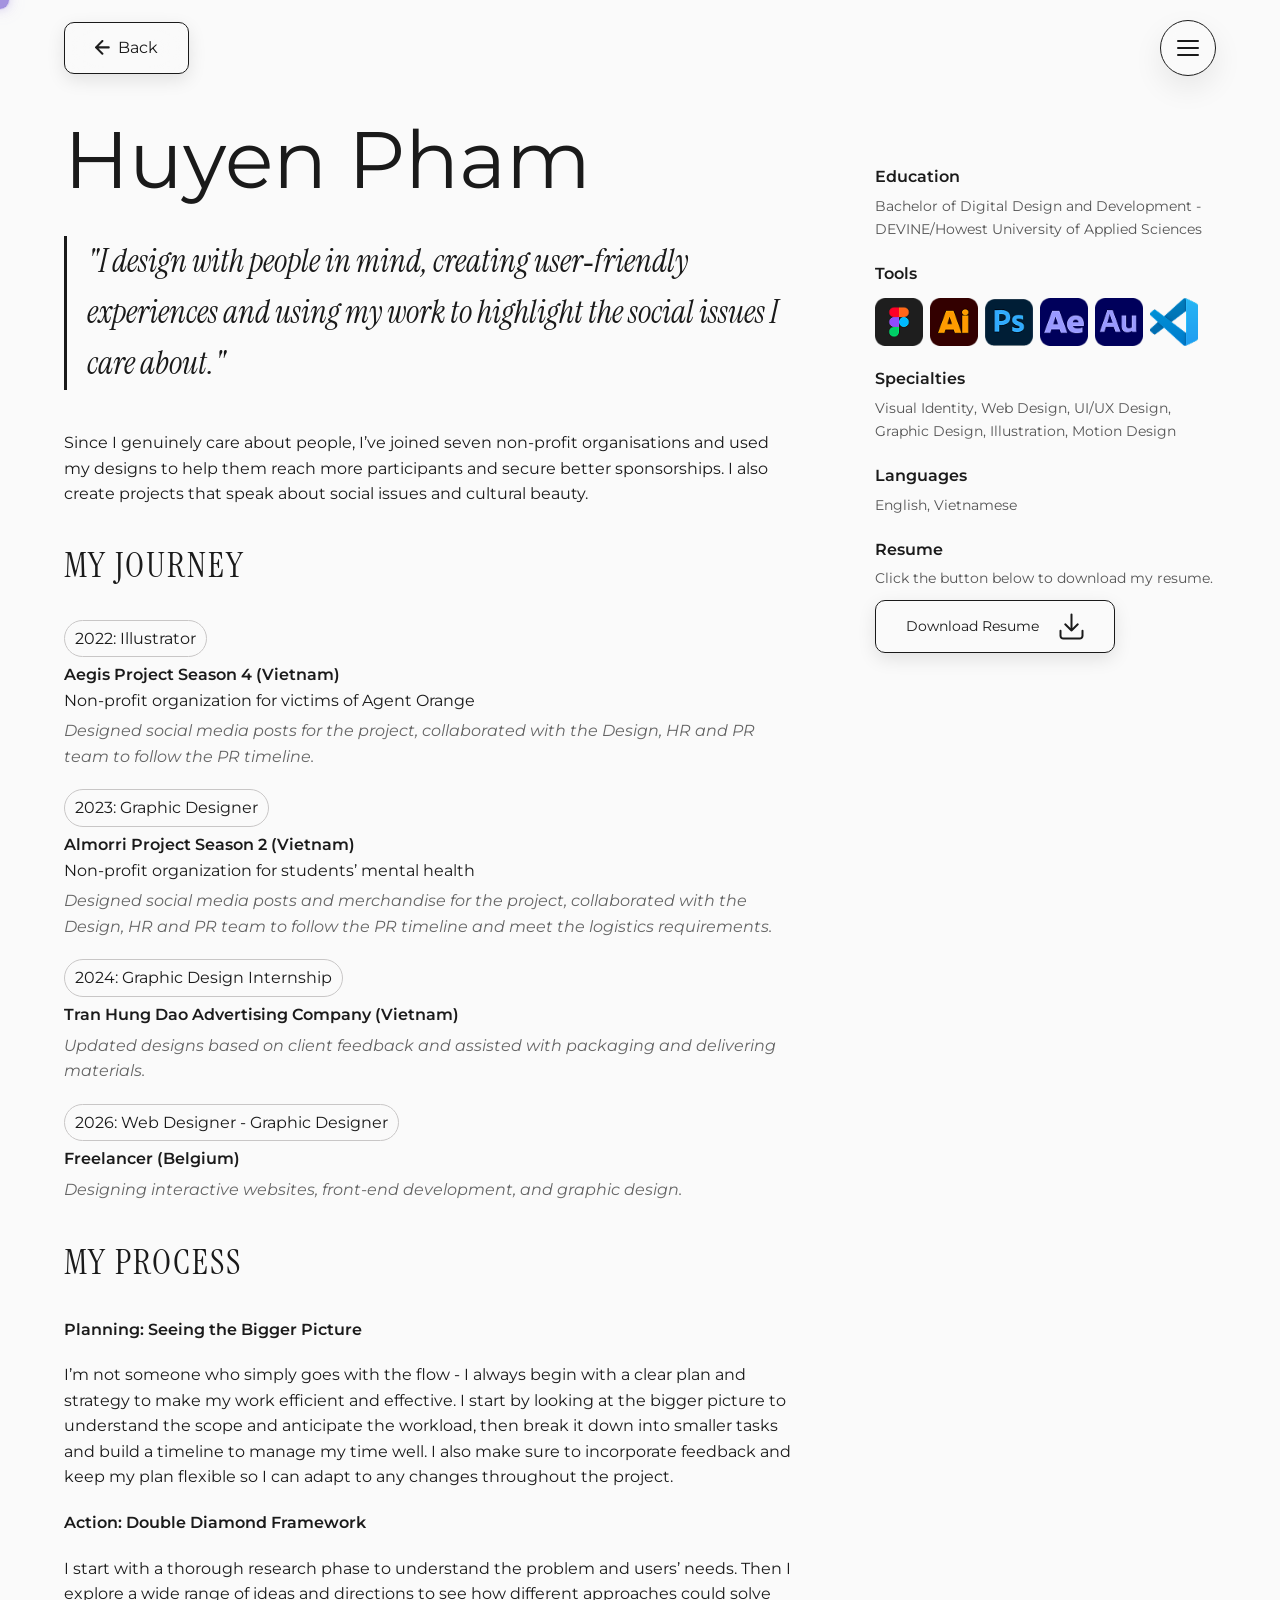
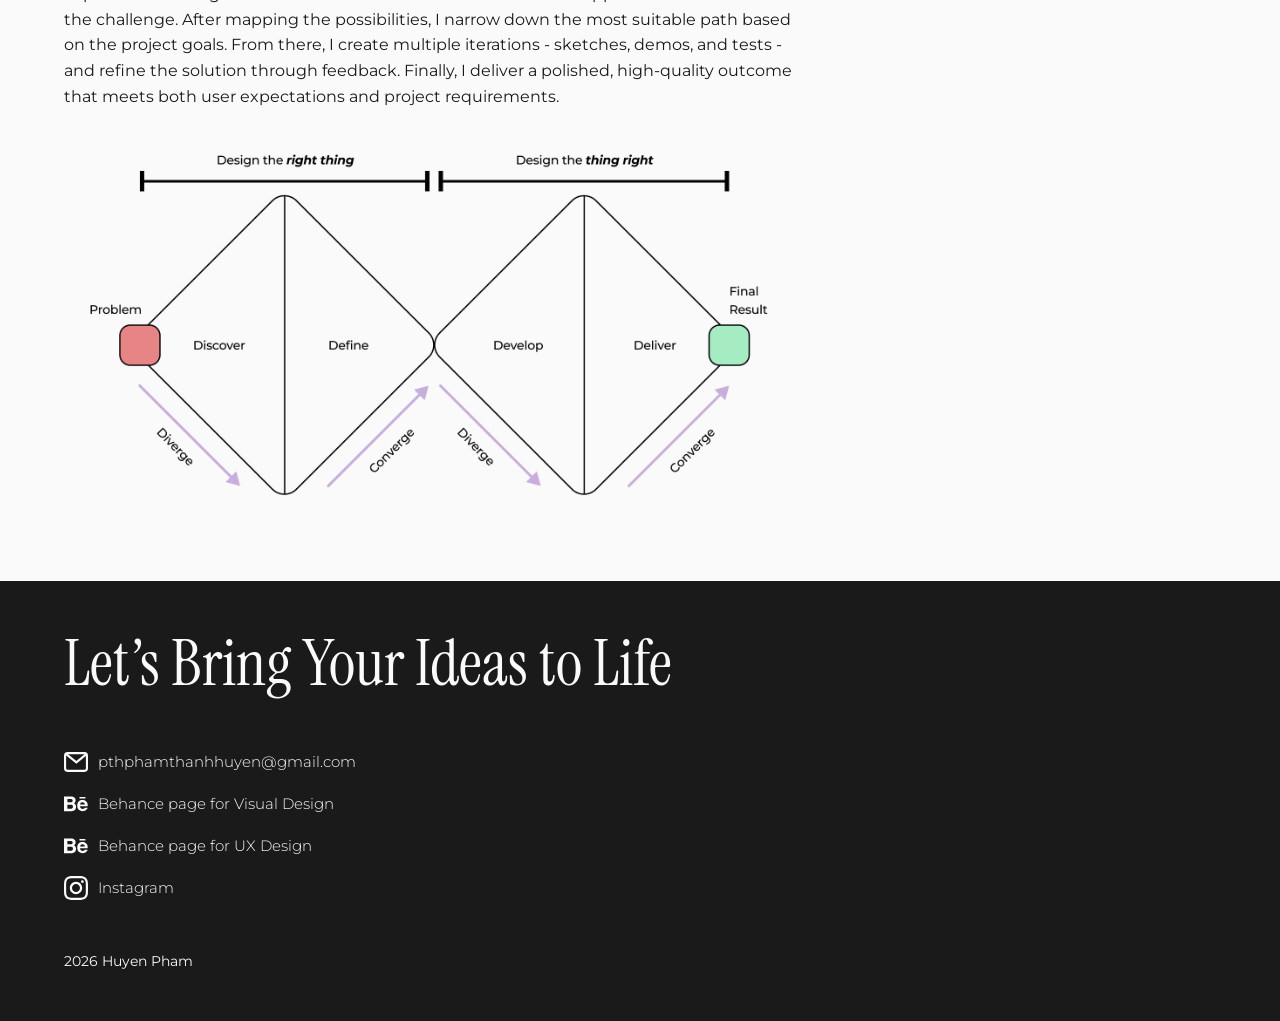
<file: pages/about.html>
<!DOCTYPE html>
<html lang="en">

<head>
    <meta charset="UTF-8" />
    <meta name="viewport" content="width=device-width, initial-scale=1.0" />
    <link rel="preconnect" href="https://fonts.googleapis.com">
    <link rel="preconnect" href="https://fonts.gstatic.com" crossorigin>
    <link
        href="https://fonts.googleapis.com/css2?family=Instrument+Serif:ital@0;1&family=Montserrat:ital,wght@0,100..900;1,100..900&display=swap"
        rel="stylesheet">
    <!-- <link rel="stylesheet" href="./src/css/reset.css"> -->
    <link rel="stylesheet" href="../css/reset.css">
    <link rel="stylesheet" href="../css/style.css">
    <link rel="icon" type="image/svg+xml" href="../assets/favicon.svg">
    <title>Huyen Pham</title>
</head>

<body>
    <div class="custom-cursor"></div>

    <nav class="navbar">
        <a href="../index.html#aboutme-teaser" class="btn back-to-projects">
            <div class="back">
                <svg xmlns="http://www.w3.org/2000/svg" width="15" height="15" viewBox="0 0 22 22" fill="none">
                    <path d="M20.1667 10.8333H1.5M10.8333 1.5L1.5 10.8333L10.8333 20.1667" stroke="#1E1E1E"
                        stroke-width="3" stroke-linecap="round" stroke-linejoin="round" />
                </svg>
                <p>Back</p>
            </div>
        </a>

        <ul class="nav-links">
            <li><a class="unactive" href="../index.html">Home</a></li>
            <li><a class="active" href="./about.html">About me</a></li>
            <li><a class="unactive" href="../index.html#contact">Contact</a></li>
        </ul>
    </nav>


    <main class="container">
        <div class="about-grid">

            <!-- Right: The Narrative -->
            <div class="about-text">
                <h1 class="reveal">Huyen Pham</h1>
                <div class="about-sidebar reveal mobile-only">

                    <div class="story-section">

                        <div class="skills-grid">
                            <div class="skill-item">
                                <h5>Education</h5>
                                <p>Bachelor of Digital Design and Development - DEVINE/Howest University of Applied
                                    Sciences</p>
                            </div>
                            <div class="skill-item">
                                <h5>Tools</h5>
                                <div class="software-logos">
                                    <img src="../assets/logos/figma.png" alt="Figma">
                                    <img src="../assets/logos/illustrator.png" alt="Illustrator">
                                    <img src="../assets/logos/photoshop.png" alt="Photoshop">
                                    <img src="../assets/logos/aftereffect.png" alt="After Effects">
                                    <img src="../assets/logos/audition.png" alt="Adobe XD">
                                    <img src="../assets/logos/vscode.png" alt="Visual Studio Code">
                                </div>
                            </div>
                            <div class="skill-item">
                                <h5>Specialties</h5>
                                <p>Visual Identity, Web Design, UI/UX Design, Graphic Design, Illustration, Motion
                                    Design</p>
                            </div>
                            <div class="skill-item">
                                <h5>Languages</h5>
                                <p>English, Vietnamese</p>
                            </div>
                        </div>
                    </div>
                </div>

                <div class="philosophy-tag reveal">
                    "I design with people in mind, creating user‑friendly experiences and using my work to highlight the
                    social issues I care
                    about."
                </div>

                <div class="story-section reveal">
                    <p>Since I genuinely care about people, I’ve joined seven non-profit organisations and used my designs to help them reach
                    more participants and secure better sponsorships. I also create projects
                    that speak about social issues and cultural beauty.</p>
                </div>

                <div class="story-section reveal">
                    <h3 class="reveal">My Journey</h3>
                    <div class="journey-timeline-container">
                        <div class="journey-timeline">
                            <p class="journey-timeline-year">2022: Illustrator</p>
                            <p class="journey-timeline-description"> <span style="font-weight: 600;">Aegis Project Season 4 (Vietnam)</span><br>
                                Non-profit organization for victims of Agent Orange</p>
                            <p class="journey-timeline-description" style="font-style: italic; color: #666;">Designed
                                social media posts for the project, collaborated with the Design, HR and PR team to
                                follow the PR timeline.</p>
                        </div>
                        <div class="journey-timeline">
                            <p class="journey-timeline-year">2023: Graphic Designer</p>
                            <p class="journey-timeline-description"> <span style="font-weight: 600;">Almorri Project Season 2 (Vietnam)</span><br>
                                Non-profit organization for students’ mental health</p>
                            <p class="journey-timeline-description" style="font-style: italic; color: #666;">Designed
                                social media posts and merchandise for the project, collaborated with the Design, HR and
                                PR team to follow the PR timeline and meet the logistics requirements.</p>
                        </div>
                        <div class="journey-timeline">
                            <p class="journey-timeline-year">2024: Graphic Design Internship</p>
                            <p class="journey-timeline-description" style="font-weight: 600;">Tran Hung Dao Advertising Company (Vietnam)</p>
                            <p class="journey-timeline-description" style="font-style: italic; color: #666;">Updated
                                designs based on client feedback and assisted with packaging and delivering materials.</p>
                        </div>
                        <div class="journey-timeline">
                            <p class="journey-timeline-year">2026: Web Designer - Graphic Designer</p>
                            <p class="journey-timeline-description" style="font-weight: 600;">Freelancer (Belgium)</p>
                            <p class="journey-timeline-description" style="font-style: italic; color: #666;">Designing
                                interactive websites, front-end development, and graphic design.</p>
                        </div>
                    </div>

                </div>

                <div class="story-section reveal">
                    <h3>My Process</h3>
                    <p style="font-weight: 600;">Planning: Seeing the Bigger Picture</p>
                    <p>
                        I’m not someone who simply goes with the flow - I always begin with a clear plan and strategy to make my work efficient
                        and effective. I start by looking at the bigger picture to understand the scope and anticipate the workload, then break
                        it down into smaller tasks and build a timeline to manage my time well. I also make sure to incorporate feedback and
                        keep my plan flexible so I can adapt to any changes throughout the project.</p>
                    <p style="font-weight: 600;">Action: Double Diamond Framework</p>
                    <p>                    
                        I start with a thorough research phase to understand the problem and users’ needs. Then I explore a wide range of ideas
                        and directions to see how different approaches could solve the challenge. After mapping the possibilities, I narrow down
                        the most suitable path based on the project goals. From there, I create multiple iterations - sketches, demos, and tests
                        - and refine the solution through feedback. Finally, I deliver a polished, high‑quality outcome that meets both user
                        expectations and project requirements.</p>
                    <img src="../assets/Double-Diamond.png" alt="=Double Diamond Framework" class="gallery-img reveal">
                </div>
            </div>

            <!-- Left: Image & Skills -->
            <div class="about-sidebar reveal desktop-only">
                <div class="story-section">

                    <div class="skills-grid">
                        <div class="skill-item">
                            <h5>Education</h5>
                            <p>Bachelor of Digital Design and Development - DEVINE/Howest University of Applied Sciences
                            </p>
                        </div>
                        <div class="skill-item">
                            <h5>Tools</h5>
                            <div class="software-logos">
                                <img src="../assets/logos/figma.png" alt="Figma">
                                <img src="../assets/logos/illustrator.png" alt="Illustrator">
                                <img src="../assets/logos/photoshop.png" alt="Photoshop">
                                <img src="../assets/logos/aftereffect.png" alt="After Effects">
                                <img src="../assets/logos/audition.png" alt="Adobe XD">
                                <img src="../assets/logos/vscode.png" alt="Visual Studio Code">
                            </div>
                        </div>
                        <div class="skill-item">
                            <h5>Specialties</h5>
                            <p>Visual Identity, Web Design, UI/UX Design, Graphic Design, Illustration, Motion Design
                            </p>
                        </div>
                        <div class="skill-item">
                            <h5>Languages</h5>
                            <p>English, Vietnamese</p>
                        </div>
                        <div class="skill-item">
                            <h5>Resume</h5>
                            <p>Click the button below to download my resume.</p>
                            <div class="final-results-buttons" style="margin-top: 10px;">
                                <a class="btn final-result-button" href="../assets/RESUME-HuyenPham.pdf"
                                    download="Huyen-Pham-Resume.pdf">
                                    <div class="final-result-button-content">
                                        <p>Download Resume</p>
                                        <svg xmlns="http://www.w3.org/2000/svg" width="25" height="27"
                                            viewBox="0 0 25 27" fill="none">
                                            <path
                                                d="M1.5 17.7725L1.5 22.69C1.5 23.4353 1.78973 24.15 2.30546 24.677C2.82118 25.2039 3.52065 25.5 4.25 25.5H20.75C21.4793 25.5 22.1788 25.2039 22.6945 24.677C23.2103 24.15 23.5 23.4353 23.5 22.69V17.7725M12.5015 1.5V17.4233M6.21582 11.3391L12.5015 17.4233L18.7872 11.3391"
                                                stroke="black" stroke-width="2" stroke-linecap="round"
                                                stroke-linejoin="round" />
                                        </svg>
                                    </div>
                                </a>
                            </div>

                        </div>
                    </div>
                </div>
            </div>
        </div>
    </main>

    <footer class="site-footer">
        <div class="container footer-content">
            <h2>Let’s Bring Your Ideas to Life</h2>
            <div class="footer-links">
                <a href="mailto:pthphamthanhhuyen@gmail.com">
                    <div class="contact-icon-text">
                        <img class="contact-icon" src="../assets/logos/email.svg">
                        <p class="contact-text">pthphamthanhhuyen@gmail.com</p>
                    </div>
                </a>
                <a href="https://www.behance.net/thanhhuyenpham2">
                    <div class="contact-icon-text">
                        <img class="contact-icon" src="../assets/logos/behance.svg">
                        <p class="contact-text">Behance page for Visual Design</p>
                    </div>
                </a>
                <a href="https://www.behance.net/huyenpham45">
                    <div class="contact-icon-text">
                        <img class="contact-icon" src="../assets/logos/behance.svg">
                        <p class="contact-text">Behance page for UX Design</p>
                    </div>
                </a>
                <a href="https://www.instagram.com/bongngoive/">
                    <div class="contact-icon-text">
                        <img class="contact-icon" src="../assets/logos/instagram.svg">
                        <p class="contact-text">Instagram</p>
                    </div>
                </a>
            </div>
            <p class="footer-copy">2026 Huyen Pham</p>
        </div>
    </footer>

    <script>
        // Intersection Observer for scroll animations
        const observer = new IntersectionObserver((entries) => {
            entries.forEach(entry => {
                if (entry.isIntersecting) {
                    entry.target.classList.add('active');
                }
            });
        }, { threshold: 0.1 });

        document.querySelectorAll('.reveal').forEach(el => observer.observe(el));
    </script>
    <script src="../js/script.js"></script>
</body>

</html>
</file>
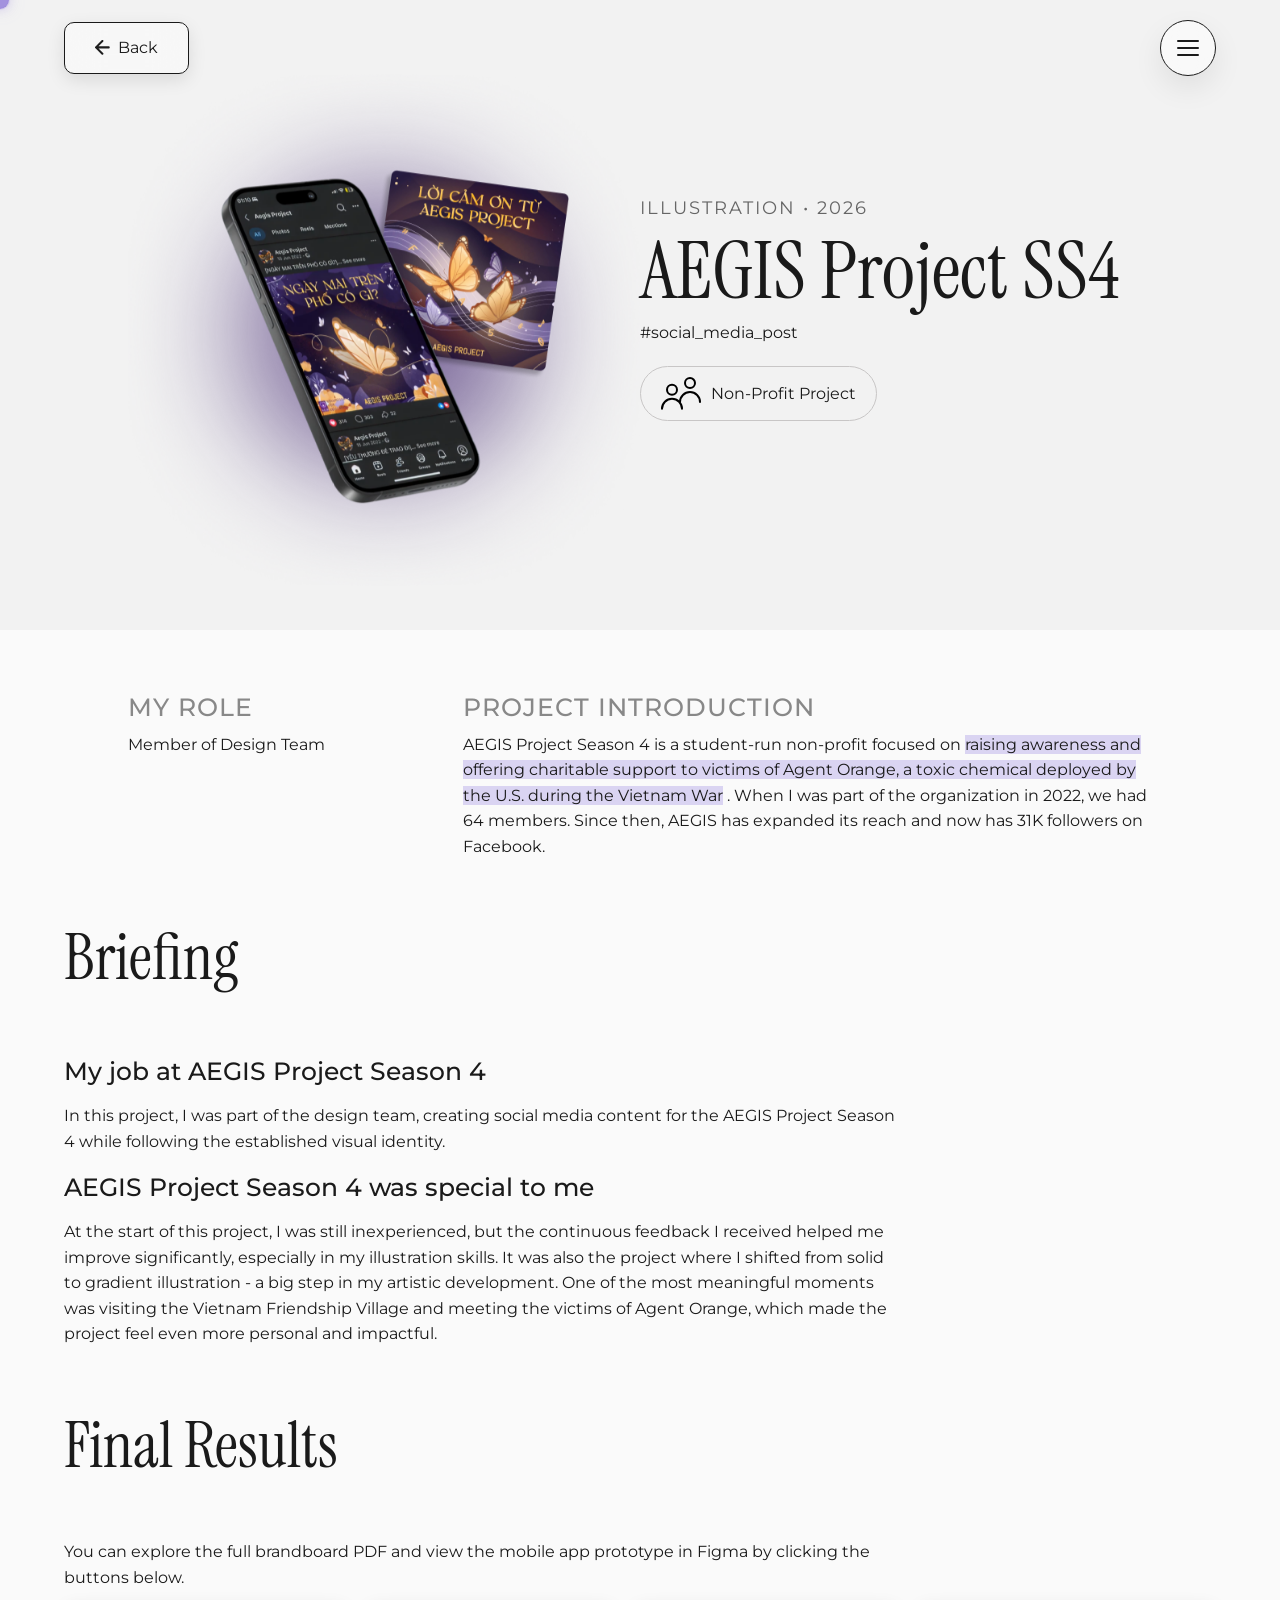
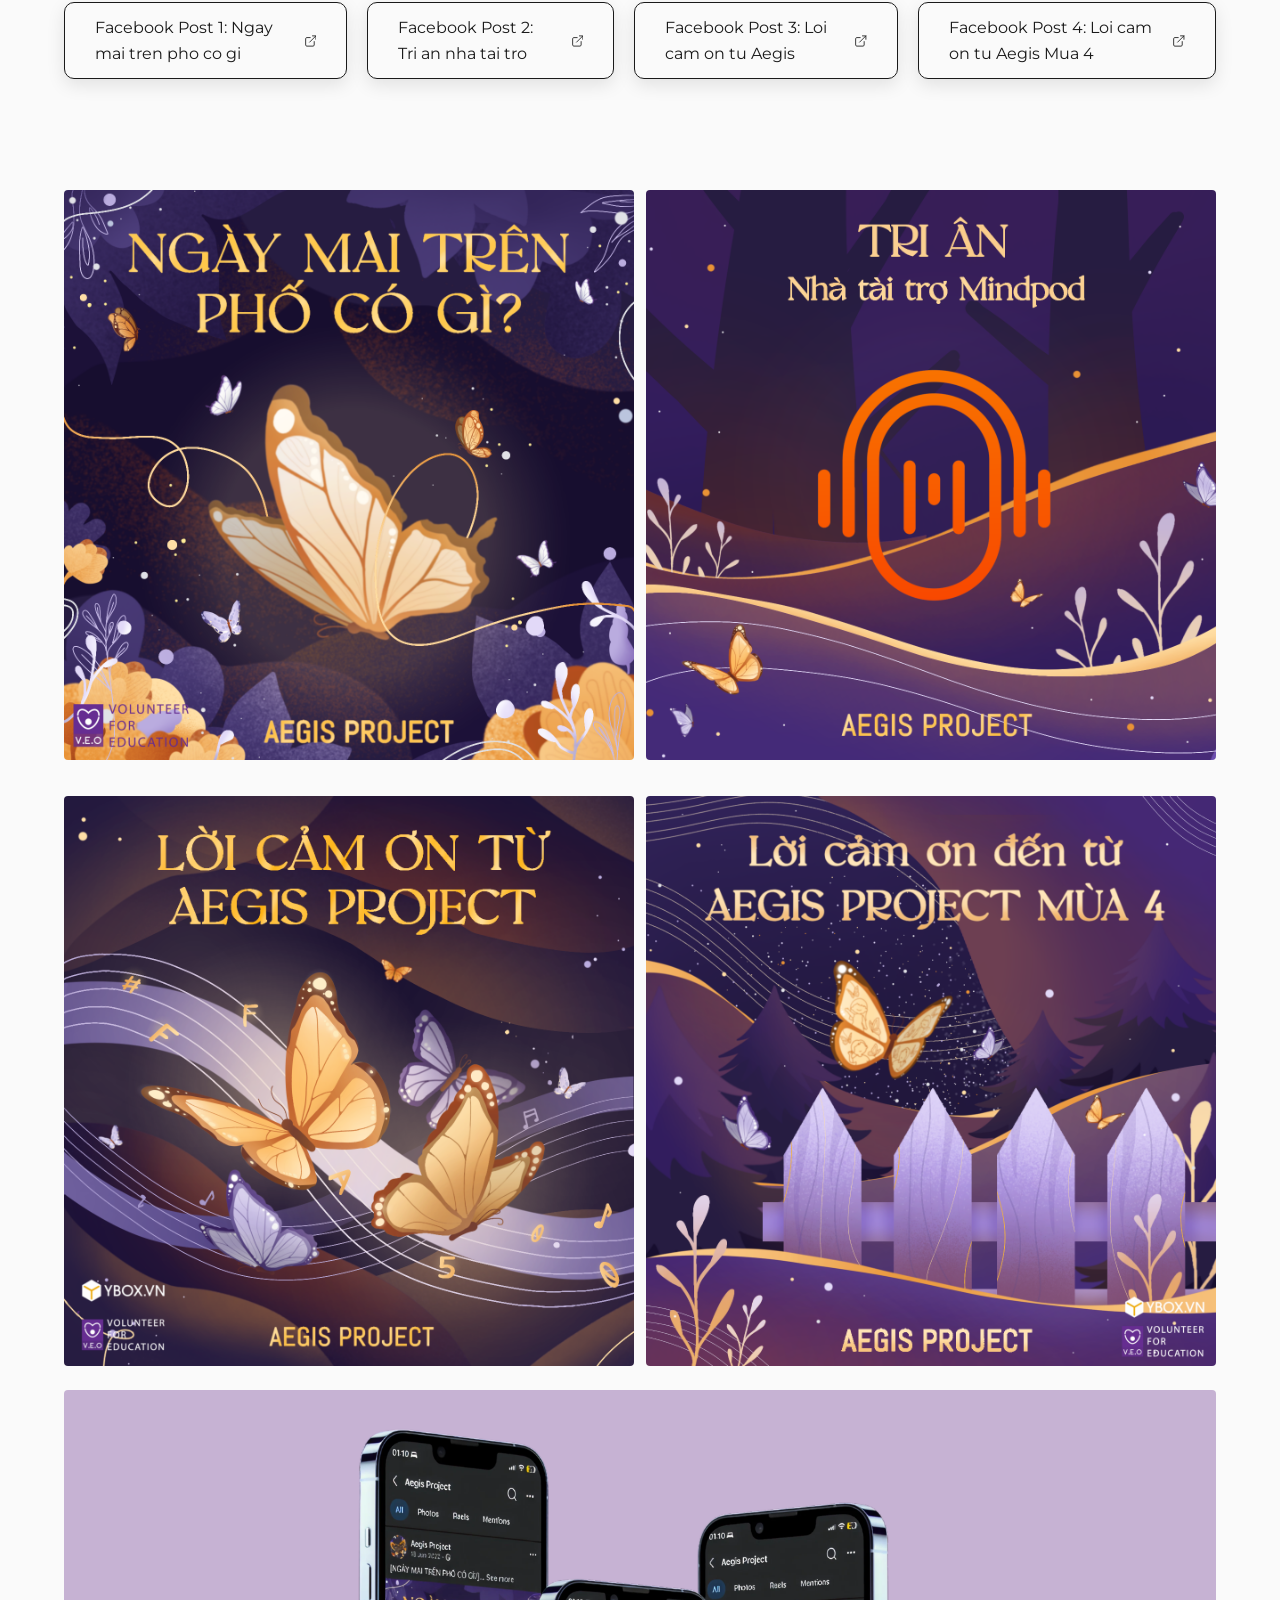
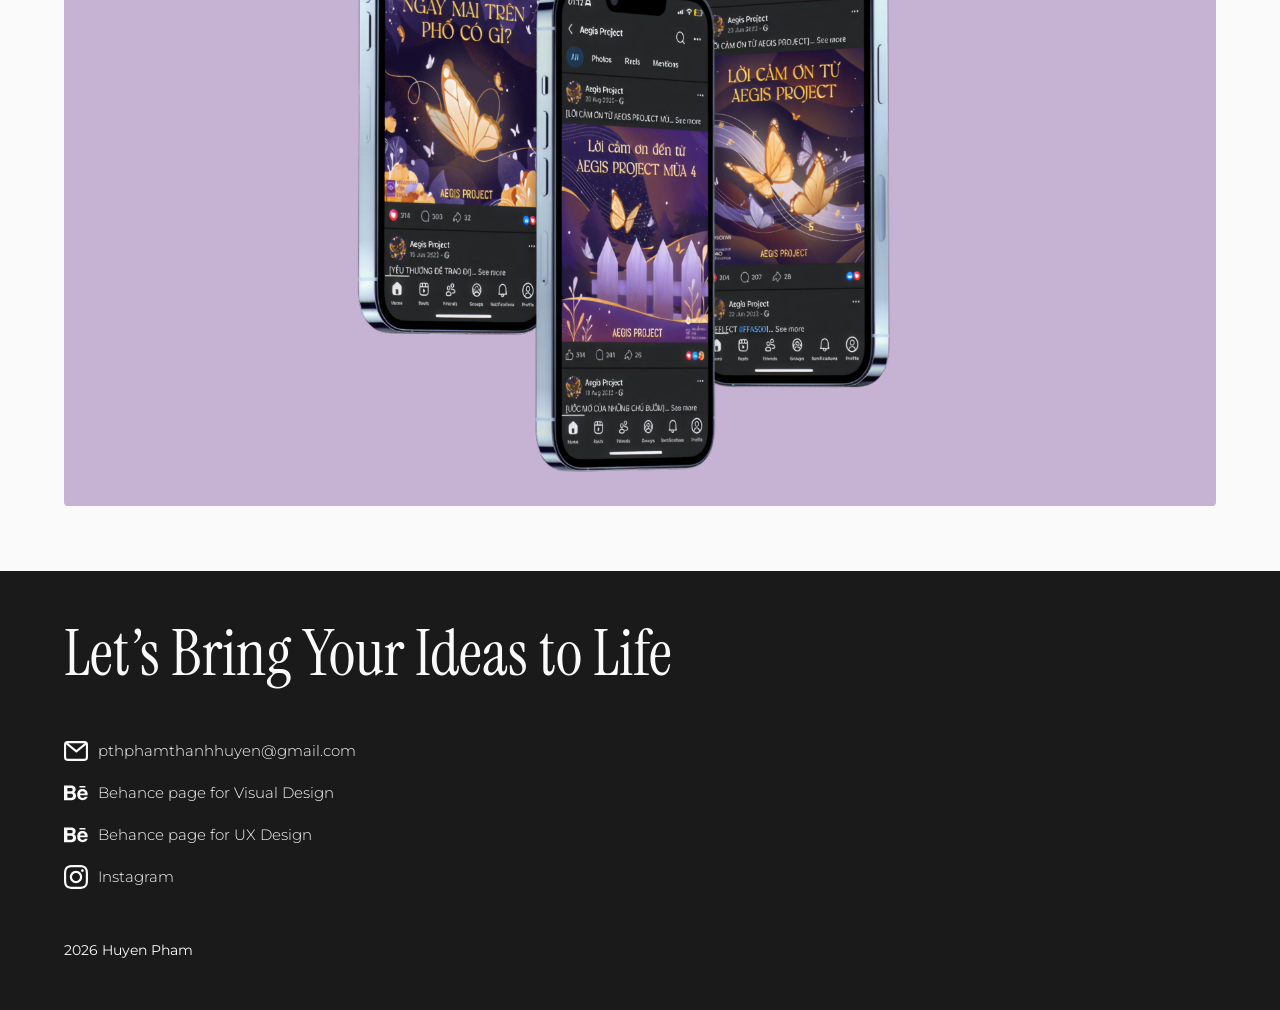
<file: pages/prj_detail_featured/project-detail-aegis.html>
<!DOCTYPE html>
<html lang="en">

<head>
    <meta charset="UTF-8" />
    <meta name="viewport" content="width=device-width, initial-scale=1.0" />
    <link rel="preconnect" href="https://fonts.googleapis.com">
    <link rel="preconnect" href="https://fonts.gstatic.com" crossorigin>
    <link
        href="https://fonts.googleapis.com/css2?family=Instrument+Serif:ital@0;1&family=Montserrat:ital,wght@0,100..900;1,100..900&display=swap"
        rel="stylesheet">
    <!-- <link rel="stylesheet" href="./src/css/reset.css"> -->
    <link rel="stylesheet" href="../../css/reset.css">
    <link rel="stylesheet" href="../../css/style.css">
    <link rel="icon" type="image/svg+xml" href="../../assets/favicon.svg">
    <title>Huyen Pham</title>
</head>

<body>
    <div class="custom-cursor"></div>

    <!-- Navigation -->
    <nav class="navbar">
        <a href="../../index.html#featured-projects" class="btn back-to-projects">
            <div class="back">
                <svg xmlns="http://www.w3.org/2000/svg" width="15" height="15" viewBox="0 0 22 22" fill="none">
                    <path d="M20.1667 10.8333H1.5M10.8333 1.5L1.5 10.8333L10.8333 20.1667" stroke="#1E1E1E" stroke-width="3"
                        stroke-linecap="round" stroke-linejoin="round" />
                </svg>
                <p>Back</p>
            </div>
        </a>

        <ul class="nav-links">
            <li><a class="unactive" href="../../index.html">Home</a></li>
            <li><a class="unactive" href="../about.html">About me</a></li>
            <li><a class="unactive" href="../../index.html#contact">Contact</a></li>
        </ul>
    </nav>

    <!-- Section 1: Intro Section -->
    <header class="project-hero">
        <div class="hero-mockup">
            <!-- Replace with your main project mockup image -->
            <img src="../../assets/detail/aegis/0-mockup.png" alt="Project Mockup" class="reveal">
        </div>
        <div class="hero-meta">
            <p class="hero-meta-year">Illustration • 2026</p>
            <h1>AEGIS Project SS4</h1>
            <div class="hero-meta-detail">
                <p class="hero-meta-catedes">#social_media_post</p>
                <div class="hero-meta-cateprj">
                    <svg xmlns="http://www.w3.org/2000/svg" width="40" height="33" viewBox="0 0 40 33" fill="none">
                        <path
                            d="M11 17.75C13.7614 17.75 16 15.5114 16 12.75C16 9.98858 13.7614 7.75 11 7.75C8.23858 7.75 6 9.98858 6 12.75C6 15.5114 8.23858 17.75 11 17.75Z"
                            stroke="black" stroke-width="2" stroke-linecap="round" stroke-linejoin="round" />
                        <path d="M1 31.75C1 26.2272 5.47715 21.75 11 21.75C16.5228 21.75 21 26.2272 21 31.75" stroke="black"
                            stroke-width="2" stroke-linecap="round" />
                        <path
                            d="M29 11C31.7614 11 34 8.76142 34 6C34 3.23858 31.7614 1 29 1C26.2386 1 24 3.23858 24 6C24 8.76142 26.2386 11 29 11Z"
                            stroke="black" stroke-width="2" stroke-linecap="round" stroke-linejoin="round" />
                        <path d="M19 25C19 19.4772 23.4772 15 29 15C34.5228 15 39 19.4772 39 25" stroke="black" stroke-width="2"
                            stroke-linecap="round" />
                    </svg>
                    <p>Non-Profit Project</p>
                </div>
            </div>

        </div>
    </header>

    <!-- Section 2: Role & Purpose -->
    <section class="project-overview reveal">
        <div class="role-box">
            <h4>My Role</h4>
            <p>Member of Design Team</p>
        </div>
        <div class="purpose-box">
            <h4>Project Introduction</h4>
            <p>AEGIS Project Season 4 is a student‑run non‑profit focused on <span style="background-color: #dad4f2;">raising awareness and offering charitable support to victims of
            Agent Orange, a toxic chemical deployed by the U.S. during the Vietnam War</span> . When I was part of the organization in 2022,
            we had 64 members. Since then, AEGIS has expanded its reach and now has 31K followers on Facebook.</p>
        </div>
    </section>

    <!-- Section 3: Process -->
    <section class="process-section">
        <div class="container briefing">
            <h2 class="reveal">Briefing</h2>
            <div class="process-grid">
                <div class="process-card reveal">
                    <h4>My job at AEGIS Project Season 4</h4>
                    <p class="process-text">
                    In this project, I was part of the design team, creating social media content for the AEGIS Project Season 4 while following
                    the established visual identity.
                    </p>
                </div>
                <div class="process-card reveal">
                    <h4>AEGIS Project Season 4 was special to me</h4>
                    <p class="process-text">At the start of this project, I was still inexperienced, but the continuous feedback I received helped me improve
                    significantly, especially in my illustration skills. It was also the project where I shifted from solid to gradient
                    illustration - a big step in my artistic development. One of the most meaningful moments was visiting the Vietnam
                    Friendship Village and meeting the victims of Agent Orange, which made the project feel even more personal and
                    impactful.
                    </p>
                </div>
            </div>
        </div>
        <div class="container final-results">
            <h2 class="reveal">Final Results</h2>
            <div class="process-grid">
                <div class="process-card reveal">
                    <p class="process-text">You can explore the full brandboard PDF and view the mobile app prototype in
                        Figma by clicking the buttons below.</p>
                    <div class="final-results-buttons">
                        <a class="btn final-result-button" href="https://www.facebook.com/photo/?fbid=733112258141544&set=a.261158559620802" target="_blank" rel="noopener noreferrer">
                            <div class="final-result-button-content">
                                <p>Facebook Post 1: Ngay mai tren pho co gi</p>
                                <svg xmlns="http://www.w3.org/2000/svg" width="20" height="20" viewBox="0 0 27 27"
                                    fill="none">
                                    <path
                                        d="M21.5 14.8333V22.8333C21.5 23.5406 21.219 24.2189 20.719 24.719C20.2189 25.219 19.5406 25.5 18.8333 25.5H4.16667C3.45942 25.5 2.78115 25.219 2.28105 24.719C1.78095 24.2189 1.5 23.5406 1.5 22.8333V8.16667C1.5 7.45942 1.78095 6.78115 2.28105 6.28105C2.78115 5.78095 3.45942 5.5 4.16667 5.5H12.1667M25.5 9.5V1.5H17.5M25.5 1.5L10.8333 16.1667"
                                        stroke="#fafafa" stroke-width="2" stroke-linecap="round"
                                        stroke-linejoin="round" />
                                </svg>
                            </div>
                        </a>
                        <a class="btn final-result-button" href="https://www.facebook.com/aegisprojectofficial/posts/pfbid027wGke8D3mKguusSQZbea9WGYUvEd8yc1AyaS6qMtE2cWMgXmq7Smzk6BEijxSK74l" target="_blank" rel="noopener noreferrer">
                            <div class="final-result-button-content">
                                <p>Facebook Post 2: Tri an nha tai tro</p>
                                <svg xmlns="http://www.w3.org/2000/svg" width="20" height="20" viewBox="0 0 27 27" fill="none">
                                    <path
                                        d="M21.5 14.8333V22.8333C21.5 23.5406 21.219 24.2189 20.719 24.719C20.2189 25.219 19.5406 25.5 18.8333 25.5H4.16667C3.45942 25.5 2.78115 25.219 2.28105 24.719C1.78095 24.2189 1.5 23.5406 1.5 22.8333V8.16667C1.5 7.45942 1.78095 6.78115 2.28105 6.28105C2.78115 5.78095 3.45942 5.5 4.16667 5.5H12.1667M25.5 9.5V1.5H17.5M25.5 1.5L10.8333 16.1667"
                                        stroke="#fafafa" stroke-width="2" stroke-linecap="round" stroke-linejoin="round" />
                                </svg>
                            </div>
                        </a>
                        <a class="btn final-result-button"
                            href="https://www.facebook.com/photo/?fbid=736406684478768&set=a.261158559620802" target="_blank" rel="noopener noreferrer">
                            <div class="final-result-button-content">
                                <p>Facebook Post 3: Loi cam on tu Aegis</p>
                                <svg xmlns="http://www.w3.org/2000/svg" width="20" height="20" viewBox="0 0 27 27" fill="none">
                                    <path
                                        d="M21.5 14.8333V22.8333C21.5 23.5406 21.219 24.2189 20.719 24.719C20.2189 25.219 19.5406 25.5 18.8333 25.5H4.16667C3.45942 25.5 2.78115 25.219 2.28105 24.719C1.78095 24.2189 1.5 23.5406 1.5 22.8333V8.16667C1.5 7.45942 1.78095 6.78115 2.28105 6.28105C2.78115 5.78095 3.45942 5.5 4.16667 5.5H12.1667M25.5 9.5V1.5H17.5M25.5 1.5L10.8333 16.1667"
                                        stroke="#fafafa" stroke-width="2" stroke-linecap="round" stroke-linejoin="round" />
                                </svg>
                            </div>
                        </a>
                        <a class="btn final-result-button" href="https://www.facebook.com/photo/?fbid=774534510665985&set=a.261158559620802" target="_blank" rel="noopener noreferrer">
                            <div class="final-result-button-content">
                                <p>Facebook Post 4: Loi cam on tu Aegis Mua 4</p>
                                <svg xmlns="http://www.w3.org/2000/svg" width="20" height="20" viewBox="0 0 27 27" fill="none">
                                    <path
                                        d="M21.5 14.8333V22.8333C21.5 23.5406 21.219 24.2189 20.719 24.719C20.2189 25.219 19.5406 25.5 18.8333 25.5H4.16667C3.45942 25.5 2.78115 25.219 2.28105 24.719C1.78095 24.2189 1.5 23.5406 1.5 22.8333V8.16667C1.5 7.45942 1.78095 6.78115 2.28105 6.28105C2.78115 5.78095 3.45942 5.5 4.16667 5.5H12.1667M25.5 9.5V1.5H17.5M25.5 1.5L10.8333 16.1667"
                                        stroke="#fafafa" stroke-width="2" stroke-linecap="round" stroke-linejoin="round" />
                                </svg>
                            </div>
                        </a>
                    </div>
                </div>
            </div>
        </div>
    </section>

    <!-- Section 4: Images -->
    <section class="container gallery-section">
        <div class="image-container-socialmedia">
            <img src="../../assets/detail/aegis/1.mai.png" alt="Full Width Visual" class="gallery-img reveal">
            <img src="../../assets/detail/aegis/2.trian.png" alt="Full Width Visual" class="gallery-img reveal">
        </div>
        <div class="image-container-socialmedia">
            <img src="../../assets/detail/aegis/3.camon.png" alt="Full Width Visual" class="gallery-img reveal">
            <img src="../../assets/detail/aegis/4.camon4.png" alt="Full Width Visual" class="gallery-img reveal">
        </div>
        <img src="../../assets/detail/aegis/5.mocks.png" alt="Full Width Visual" class="gallery-img reveal">
    </section>

    <footer class="site-footer">
        <div class="container footer-content">
            <h2>Let’s Bring Your Ideas to Life</h2>
            <div class="footer-links">
                <a href="mailto:pthphamthanhhuyen@gmail.com">
                    <div class="contact-icon-text">
                        <img class="contact-icon" src="../../assets/logos/email.svg">
                        <p class="contact-text">pthphamthanhhuyen@gmail.com</p>
                    </div>
                </a>
                <a href="https://www.behance.net/thanhhuyenpham2">
                    <div class="contact-icon-text">
                        <img class="contact-icon" src="../../assets/logos/behance.svg">
                        <p class="contact-text">Behance page for Visual Design</p>
                    </div>
                </a>
                <a href="https://www.behance.net/huyenpham45">
                    <div class="contact-icon-text">
                        <img class="contact-icon" src="../../assets/logos/behance.svg">
                        <p class="contact-text">Behance page for UX Design</p>
                    </div>
                </a>
                <a href="https://www.instagram.com/bongngoive/">
                    <div class="contact-icon-text">
                        <img class="contact-icon" src="../../assets/logos/instagram.svg">
                        <p class="contact-text">Instagram</p>
                    </div>
                </a>
            </div>
            <p class="footer-copy">2026 Huyen Pham</p>
        </div>
    </footer>

    <script>
        // Simple reveal animation logic
        const observer = new IntersectionObserver((entries) => {
            entries.forEach(entry => {
                if (entry.isIntersecting) {
                    entry.target.classList.add('active');
                }
            });
        }, { threshold: 0.1 });

        document.querySelectorAll('.reveal').forEach(el => observer.observe(el));
    </script>
    <script src="../../js/script.js"></script>
</body>

</html>
</file>
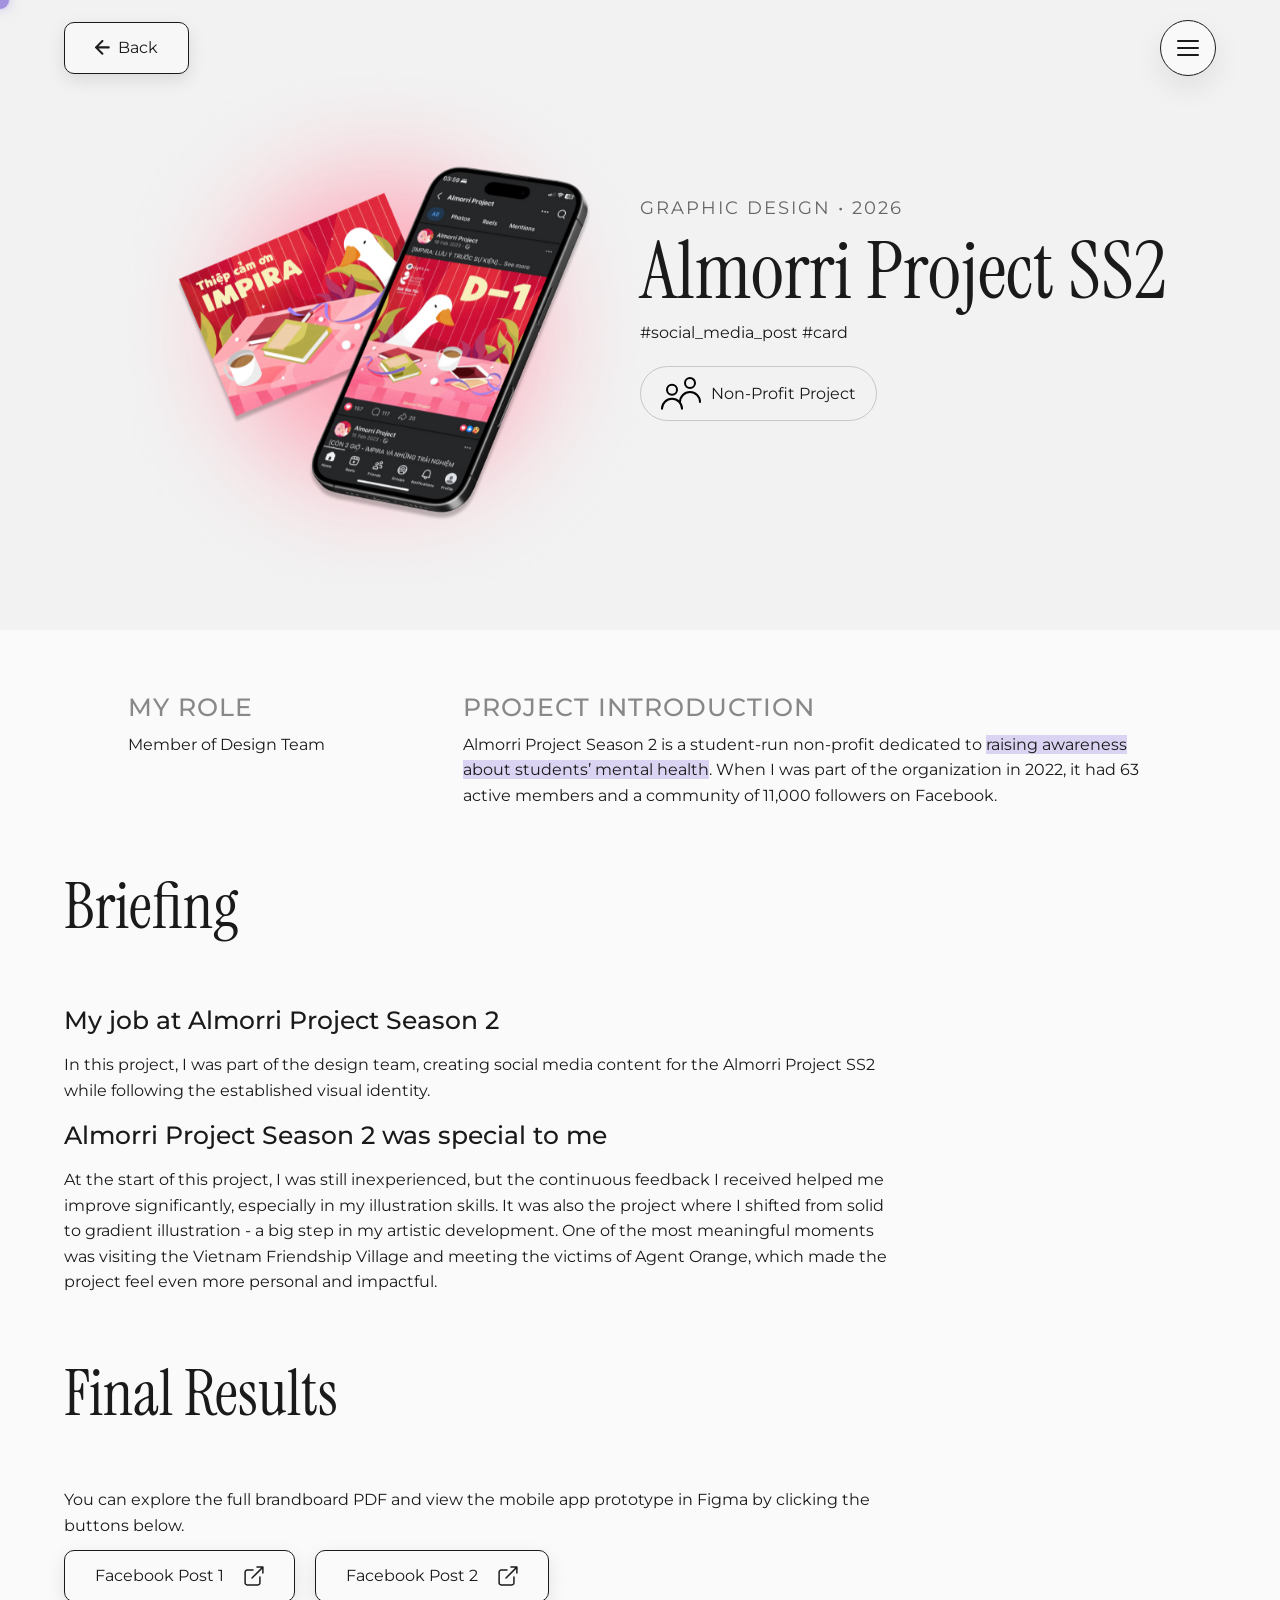
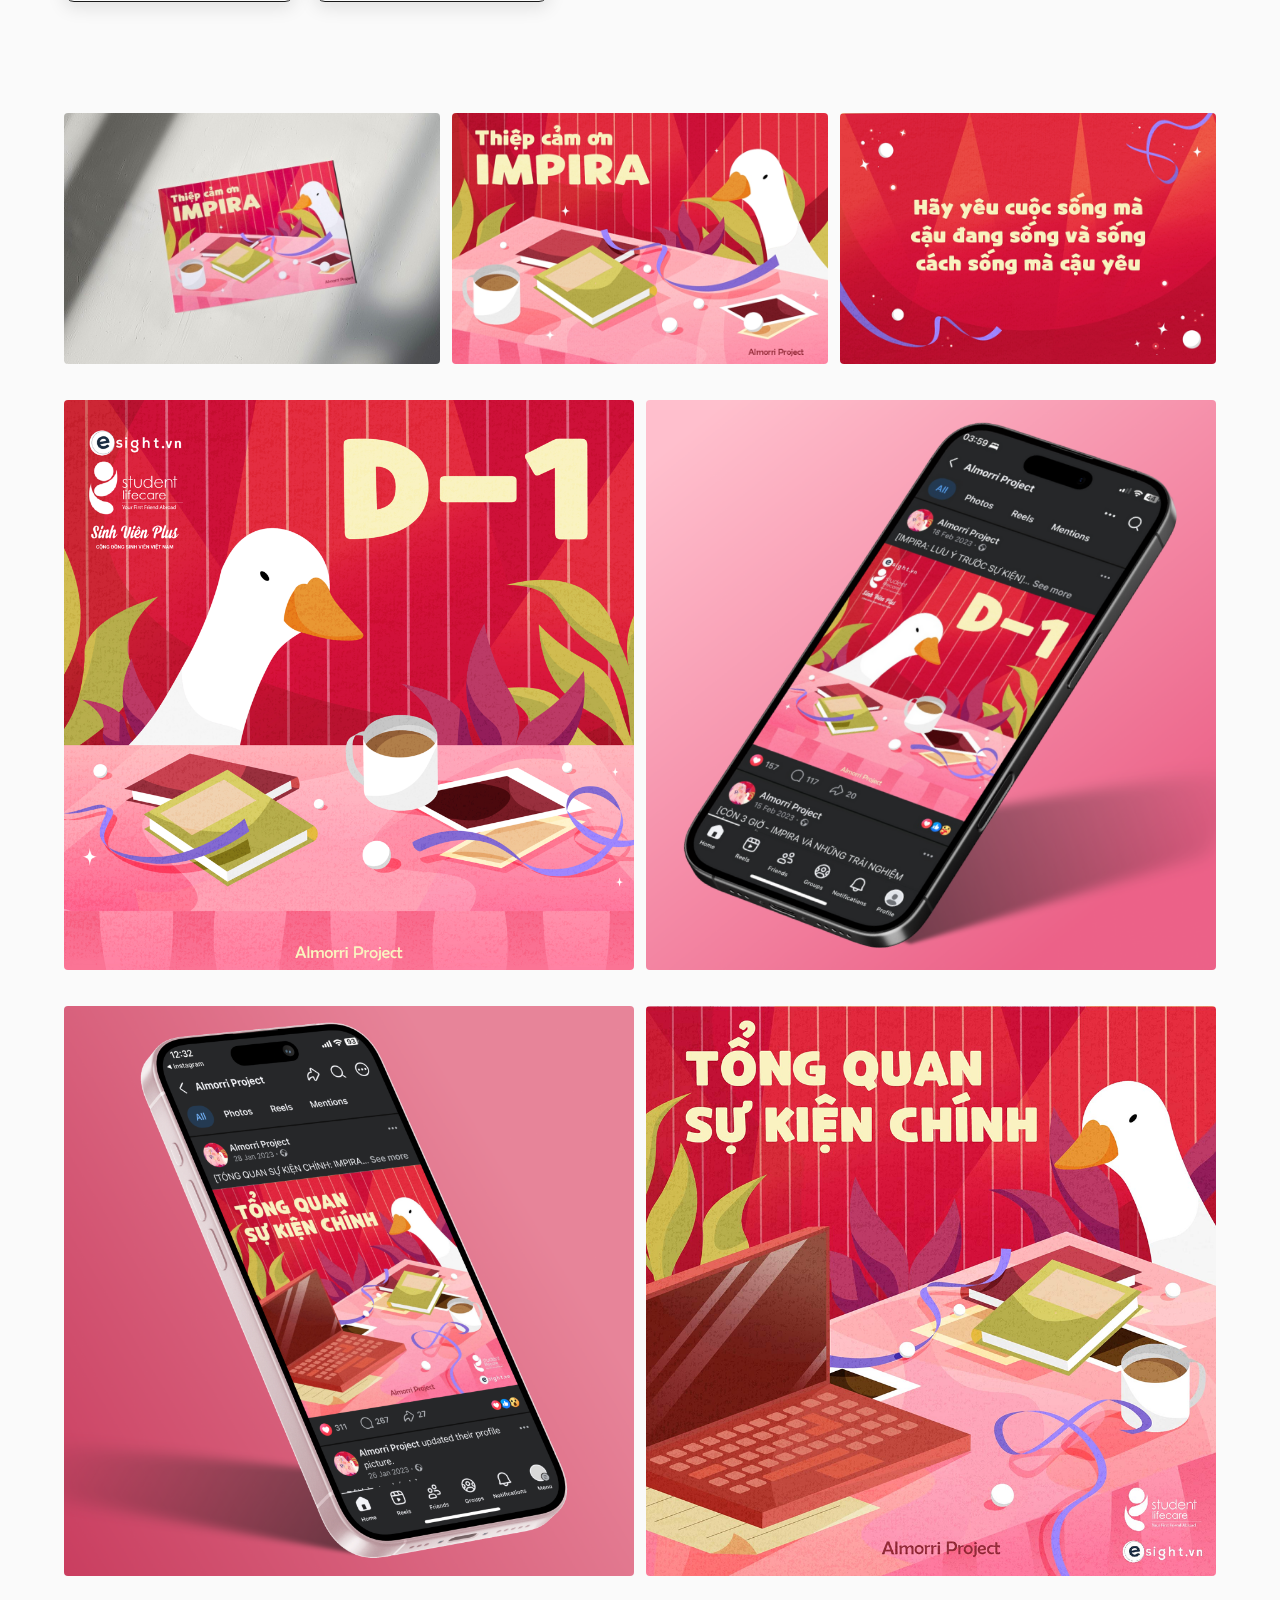
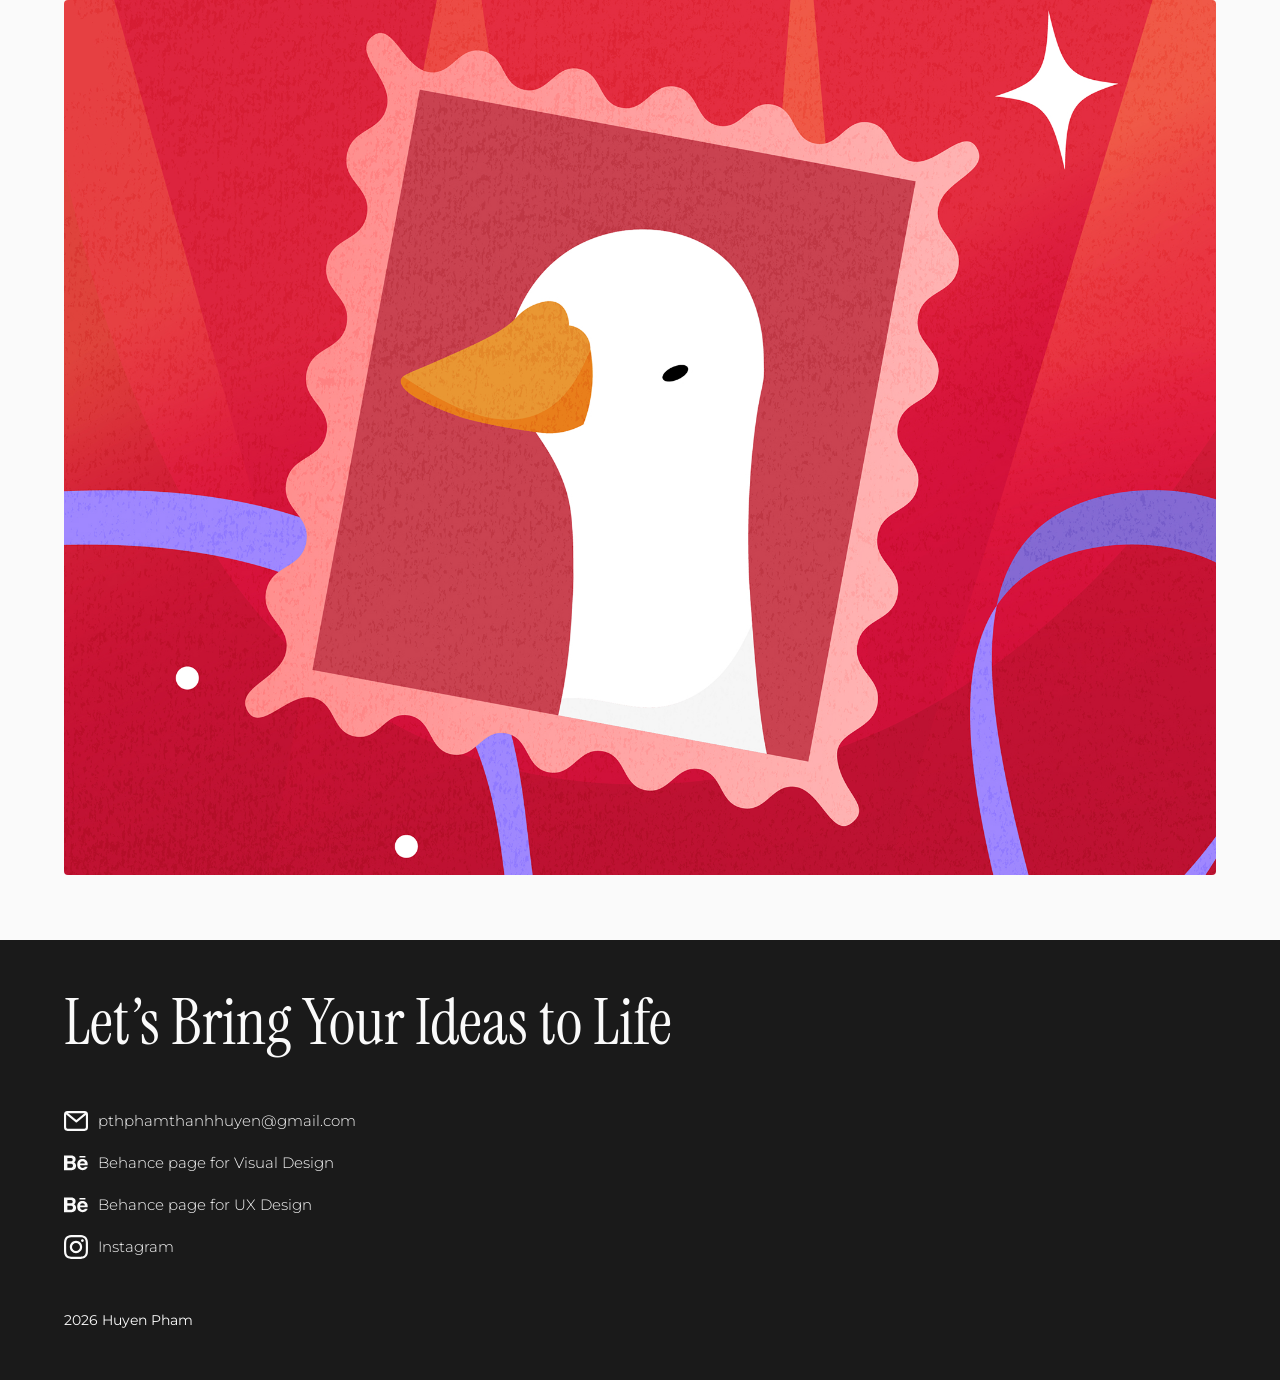
<file: pages/prj_detail_featured/project-detail-almorri.html>
<!DOCTYPE html>
<html lang="en">

<head>
    <meta charset="UTF-8" />
    <meta name="viewport" content="width=device-width, initial-scale=1.0" />
    <link rel="preconnect" href="https://fonts.googleapis.com">
    <link rel="preconnect" href="https://fonts.gstatic.com" crossorigin>
    <link
        href="https://fonts.googleapis.com/css2?family=Instrument+Serif:ital@0;1&family=Montserrat:ital,wght@0,100..900;1,100..900&display=swap"
        rel="stylesheet">
    <!-- <link rel="stylesheet" href="./src/css/reset.css"> -->
    <link rel="stylesheet" href="../../css/reset.css">
    <link rel="stylesheet" href="../../css/style.css">
    <link rel="icon" type="image/svg+xml" href="../../assets/favicon.svg">
    <title>Huyen Pham</title>
</head>

<body>
    <div class="custom-cursor"></div>

    <!-- Navigation -->
    <nav class="navbar">
        <a href="../../index.html#featured-projects" class="btn back-to-projects">
            <div class="back">
                <svg xmlns="http://www.w3.org/2000/svg" width="15" height="15" viewBox="0 0 22 22" fill="none">
                    <path d="M20.1667 10.8333H1.5M10.8333 1.5L1.5 10.8333L10.8333 20.1667" stroke="#1E1E1E" stroke-width="3"
                        stroke-linecap="round" stroke-linejoin="round" />
                </svg>
                <p>Back</p>
            </div>
        </a>

        <ul class="nav-links">
            <li><a class="unactive" href="../../index.html">Home</a></li>
            <li><a class="unactive" href="../about.html">About me</a></li>
            <li><a class="unactive" href="../../index.html#contact">Contact</a></li>
        </ul>
    </nav>

    <!-- Section 1: Intro Section -->
    <header class="project-hero">
        <div class="hero-mockup">
            <!-- Replace with your main project mockup image -->
            <img src="../../assets/detail/goose/0-mockup.png" alt="Project Mockup" class="reveal">
        </div>
        <div class="hero-meta">
            <p class="hero-meta-year">Graphic Design • 2026</p>
            <h1>Almorri Project SS2</h1>
            <div class="hero-meta-detail">
                <p class="hero-meta-catedes">#social_media_post #card</p>
                <div class="hero-meta-cateprj">
                    <svg xmlns="http://www.w3.org/2000/svg" width="40" height="33" viewBox="0 0 40 33" fill="none">
                        <path
                            d="M11 17.75C13.7614 17.75 16 15.5114 16 12.75C16 9.98858 13.7614 7.75 11 7.75C8.23858 7.75 6 9.98858 6 12.75C6 15.5114 8.23858 17.75 11 17.75Z"
                            stroke="black" stroke-width="2" stroke-linecap="round" stroke-linejoin="round" />
                        <path d="M1 31.75C1 26.2272 5.47715 21.75 11 21.75C16.5228 21.75 21 26.2272 21 31.75" stroke="black"
                            stroke-width="2" stroke-linecap="round" />
                        <path
                            d="M29 11C31.7614 11 34 8.76142 34 6C34 3.23858 31.7614 1 29 1C26.2386 1 24 3.23858 24 6C24 8.76142 26.2386 11 29 11Z"
                            stroke="black" stroke-width="2" stroke-linecap="round" stroke-linejoin="round" />
                        <path d="M19 25C19 19.4772 23.4772 15 29 15C34.5228 15 39 19.4772 39 25" stroke="black" stroke-width="2"
                            stroke-linecap="round" />
                    </svg>
                    <p>Non-Profit Project</p>
                </div>
            </div>

        </div>
    </header>

    <!-- Section 2: Role & Purpose -->
    <section class="project-overview reveal">
        <div class="role-box">
            <h4>My Role</h4>
            <p>Member of Design Team</p>
        </div>
        <div class="purpose-box">
            <h4>Project Introduction</h4>
            <p>Almorri Project Season 2 is a student‑run non‑profit dedicated to <span style="background-color: #dad4f2;">raising awareness about students’ mental health</span>. When I was
            part of the organization in 2022, it had 63 active members and a community of 11,000 followers on Facebook.</p>
        </div>
    </section>

    <!-- Section 3: Process -->
    <section class="process-section">
        <div class="container briefing">
            <h2 class="reveal">Briefing</h2>
            <div class="process-grid">
                <div class="process-card reveal">
                    <h4>My job at Almorri Project Season 2</h4>
                    <p class="process-text">
                        In this project, I was part of the design team, creating social media content for the Almorri
                        Project SS2 while following
                        the established visual identity.
                    </p>
                </div>
                <div class="process-card reveal">
                    <h4>Almorri Project Season 2 was special to me</h4>
                    <p class="process-text">At the start of this project, I was still inexperienced, but the continuous
                        feedback I received helped me improve
                        significantly, especially in my illustration skills. It was also the project where I shifted
                        from solid to gradient
                        illustration - a big step in my artistic development. One of the most meaningful moments was
                        visiting the Vietnam
                        Friendship Village and meeting the victims of Agent Orange, which made the project feel even
                        more personal and
                        impactful.
                    </p>
                </div>
            </div>
        </div>
        <div class="container final-results">
            <h2 class="reveal">Final Results</h2>
            <div class="process-grid">
                <div class="process-card reveal">
                    <p class="process-text">You can explore the full brandboard PDF and view the mobile app prototype in
                        Figma by clicking the buttons below.</p>
                    <div class="final-results-buttons">
                        <a class="btn final-result-button" href="https://www.facebook.com/photo/?fbid=211789918019242&set=a.180739964457571" target="_blank" rel="noopener noreferrer">
                            <div class="final-result-button-content">
                                <p>Facebook Post 1</p>
                                <svg xmlns="http://www.w3.org/2000/svg" width="20" height="20" viewBox="0 0 27 27"
                                    fill="none">
                                    <path
                                        d="M21.5 14.8333V22.8333C21.5 23.5406 21.219 24.2189 20.719 24.719C20.2189 25.219 19.5406 25.5 18.8333 25.5H4.16667C3.45942 25.5 2.78115 25.219 2.28105 24.719C1.78095 24.2189 1.5 23.5406 1.5 22.8333V8.16667C1.5 7.45942 1.78095 6.78115 2.28105 6.28105C2.78115 5.78095 3.45942 5.5 4.16667 5.5H12.1667M25.5 9.5V1.5H17.5M25.5 1.5L10.8333 16.1667"
                                        stroke="#fafafa" stroke-width="2" stroke-linecap="round"
                                        stroke-linejoin="round" />
                                </svg>
                            </div>
                        </a>
                        <a class="btn final-result-button" href="https://www.facebook.com/photo/?fbid=207416588456575&set=a.180739971124237"
                            target="_blank" rel="noopener noreferrer">
                            <div class="final-result-button-content">
                                <p>Facebook Post 2</p>
                                <svg xmlns="http://www.w3.org/2000/svg" width="20" height="20" viewBox="0 0 27 27" fill="none">
                                    <path
                                        d="M21.5 14.8333V22.8333C21.5 23.5406 21.219 24.2189 20.719 24.719C20.2189 25.219 19.5406 25.5 18.8333 25.5H4.16667C3.45942 25.5 2.78115 25.219 2.28105 24.719C1.78095 24.2189 1.5 23.5406 1.5 22.8333V8.16667C1.5 7.45942 1.78095 6.78115 2.28105 6.28105C2.78115 5.78095 3.45942 5.5 4.16667 5.5H12.1667M25.5 9.5V1.5H17.5M25.5 1.5L10.8333 16.1667"
                                        stroke="#fafafa" stroke-width="2" stroke-linecap="round" stroke-linejoin="round" />
                                </svg>
                            </div>
                        </a>
                    </div>
                </div>
            </div>
        </div>
    </section>

    <!-- Section 4: Images -->
    <section class="container gallery-section">
        <div class="image-container-socialmedia">
            <img src="../../assets/detail/goose/1.card-mockup.jpg" alt="Full Width Visual" class="gallery-img reveal">
            <img src="../../assets/detail/goose/3.card-front.png" alt="Full Width Visual" class="gallery-img reveal">
            <img src="../../assets/detail/goose/4.card-back.png" alt="Full Width Visual" class="gallery-img reveal">
        </div>
        <div class="image-container-socialmedia">
            <img src="../../assets/detail/goose/5.smedia.jpg" alt="Full Width Visual" class="gallery-img reveal">
            <img src="../../assets/detail/goose/6.smediamock.png" alt="Full Width Visual" class="gallery-img reveal">
        </div>
        <div class="image-container-socialmedia">
            <img src="../../assets/detail/goose/6.1.smediamock.png" alt="Full Width Visual" class="gallery-img reveal">
            <img src="../../assets/detail/goose/5.1.smedia.png" alt="Full Width Visual" class="gallery-img reveal">
        </div>
        <img src="../../assets/detail/goose/2. mascot.jpg" alt="Full Width Visual" class="gallery-img reveal">
    </section>

    <footer class="site-footer">
        <div class="container footer-content">
            <h2>Let’s Bring Your Ideas to Life</h2>
            <div class="footer-links">
                <a href="mailto:pthphamthanhhuyen@gmail.com">
                    <div class="contact-icon-text">
                        <img class="contact-icon" src="../../assets/logos/email.svg">
                        <p class="contact-text">pthphamthanhhuyen@gmail.com</p>
                    </div>
                </a>
                <a href="https://www.behance.net/thanhhuyenpham2">
                    <div class="contact-icon-text">
                        <img class="contact-icon" src="../../assets/logos/behance.svg">
                        <p class="contact-text">Behance page for Visual Design</p>
                    </div>
                </a>
                <a href="https://www.behance.net/huyenpham45">
                    <div class="contact-icon-text">
                        <img class="contact-icon" src="../../assets/logos/behance.svg">
                        <p class="contact-text">Behance page for UX Design</p>
                    </div>
                </a>
                <a href="https://www.instagram.com/bongngoive/">
                    <div class="contact-icon-text">
                        <img class="contact-icon" src="../../assets/logos/instagram.svg">
                        <p class="contact-text">Instagram</p>
                    </div>
                </a>
            </div>
            <p class="footer-copy">2026 Huyen Pham</p>
        </div>
    </footer>

    <script>
        // Simple reveal animation logic
        const observer = new IntersectionObserver((entries) => {
            entries.forEach(entry => {
                if (entry.isIntersecting) {
                    entry.target.classList.add('active');
                }
            });
        }, { threshold: 0.1 });

        document.querySelectorAll('.reveal').forEach(el => observer.observe(el));
    </script>
    <script src="../../js/script.js"></script>
</body>

</html>
</file>
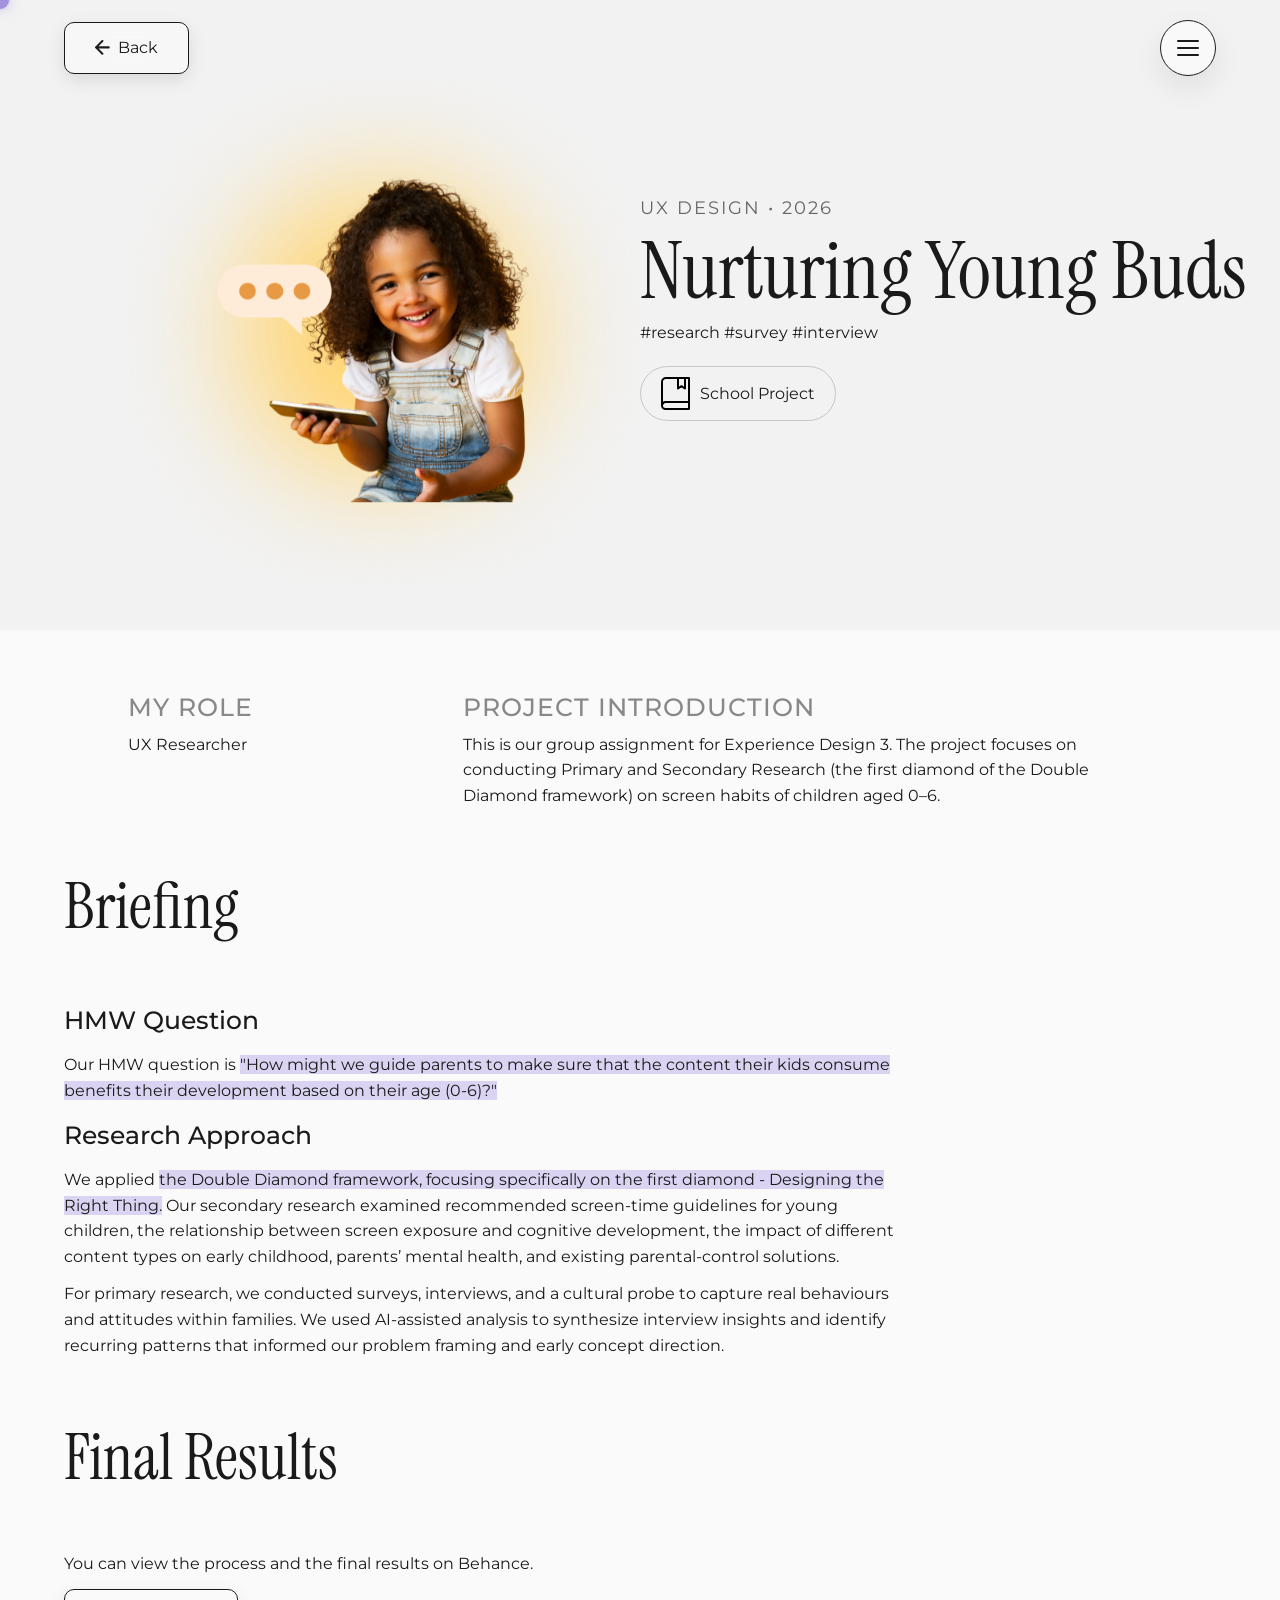
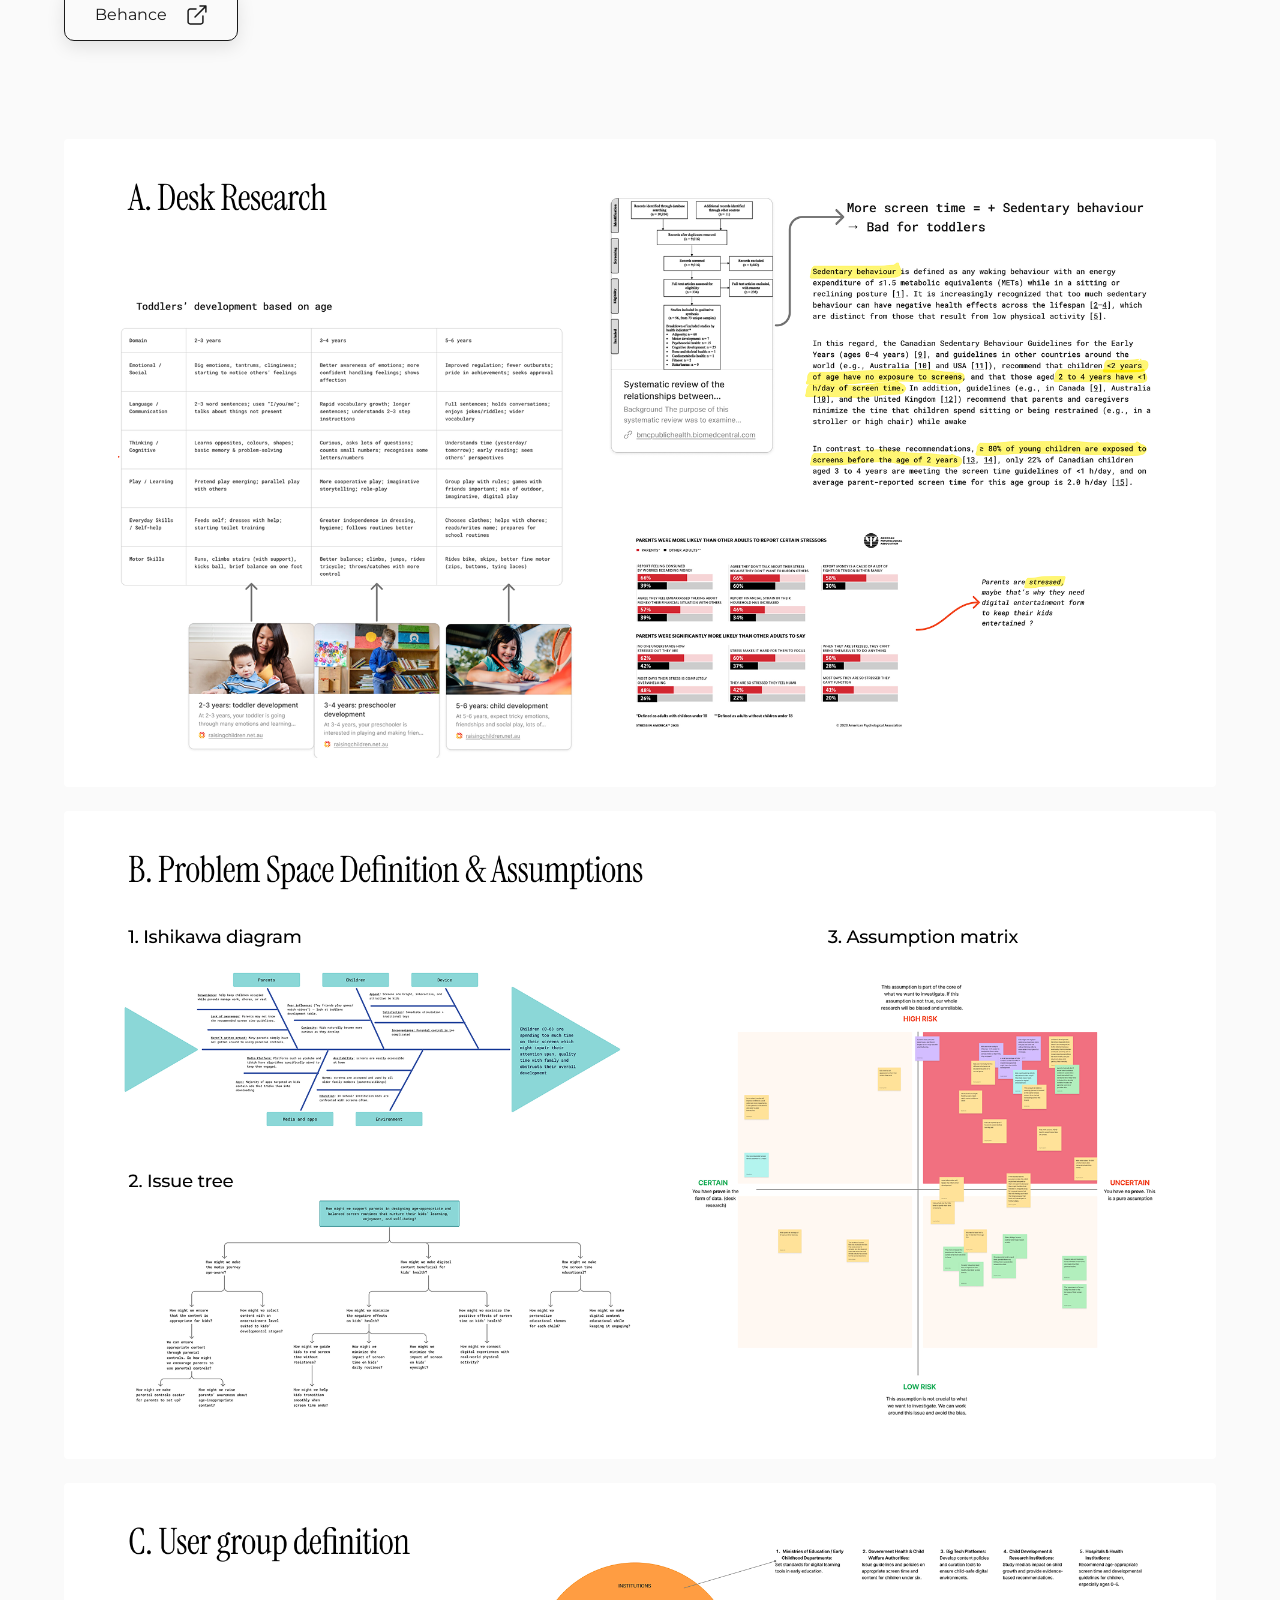
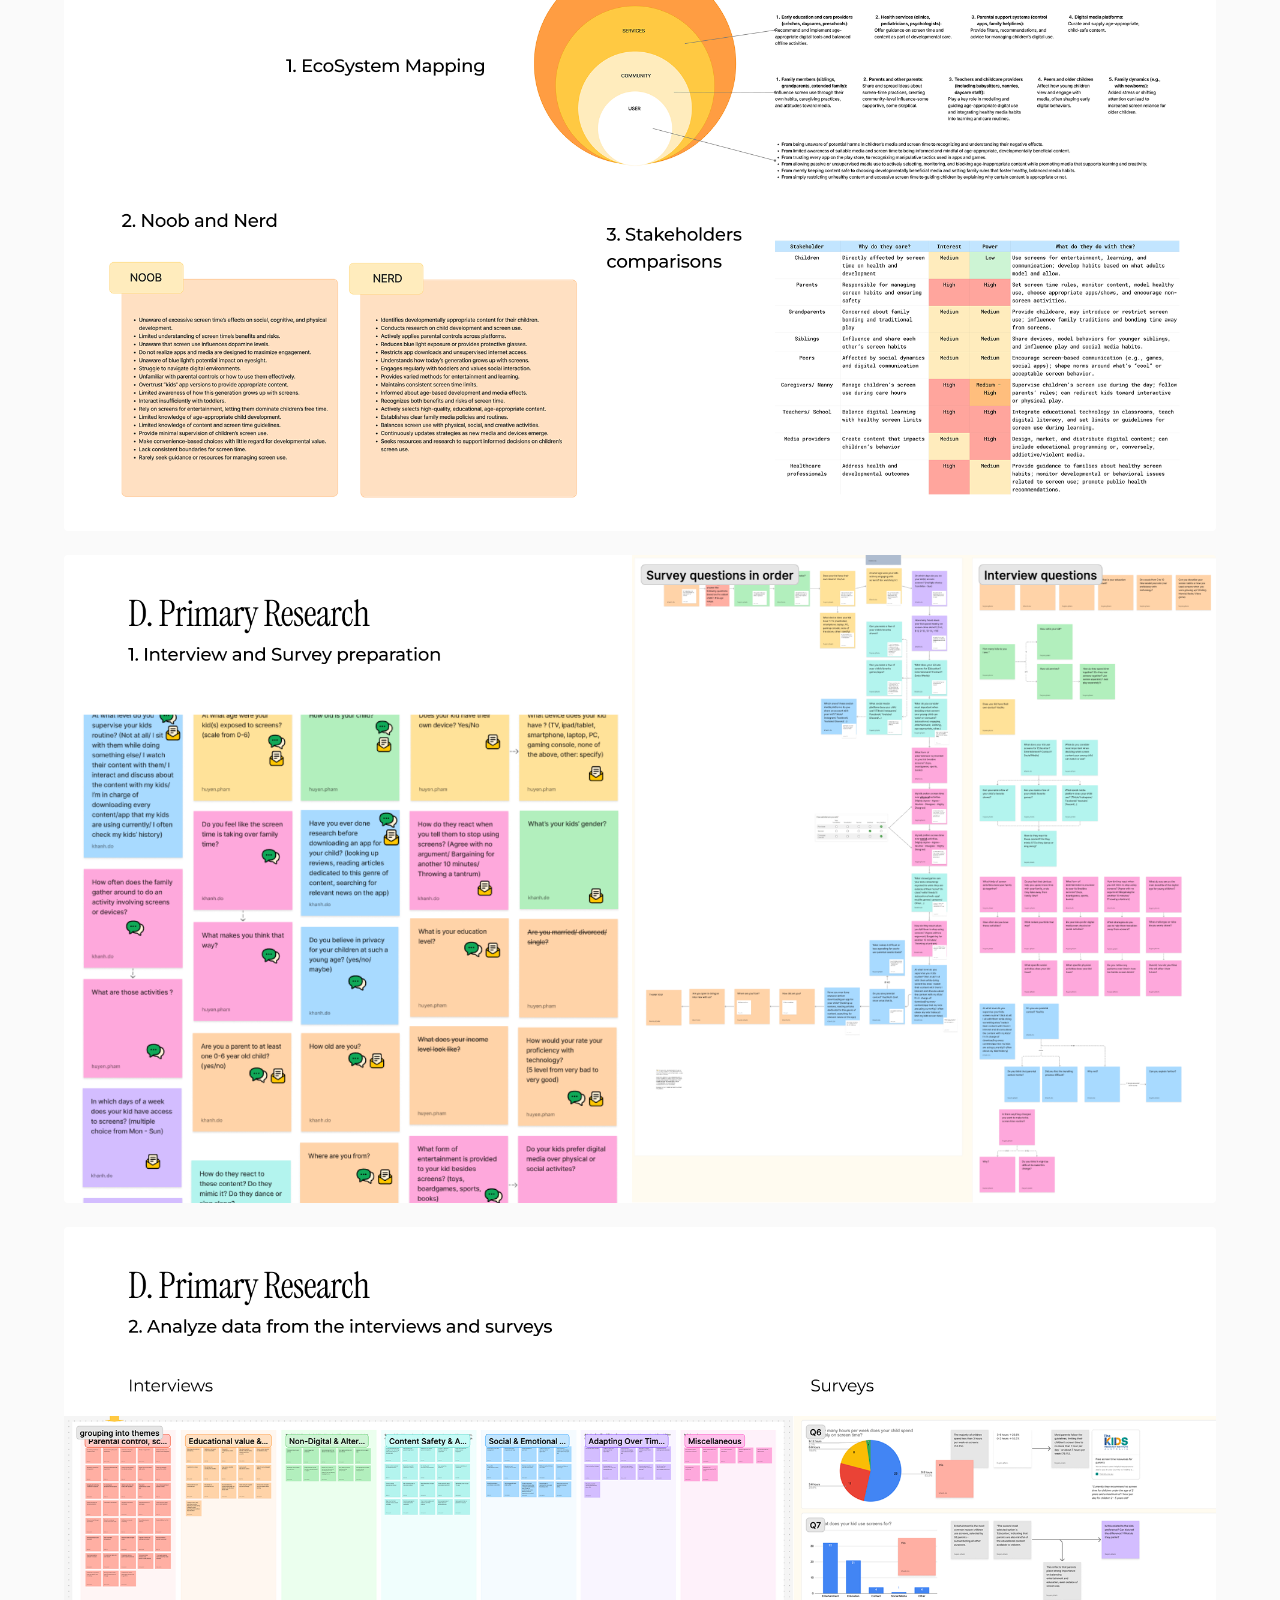
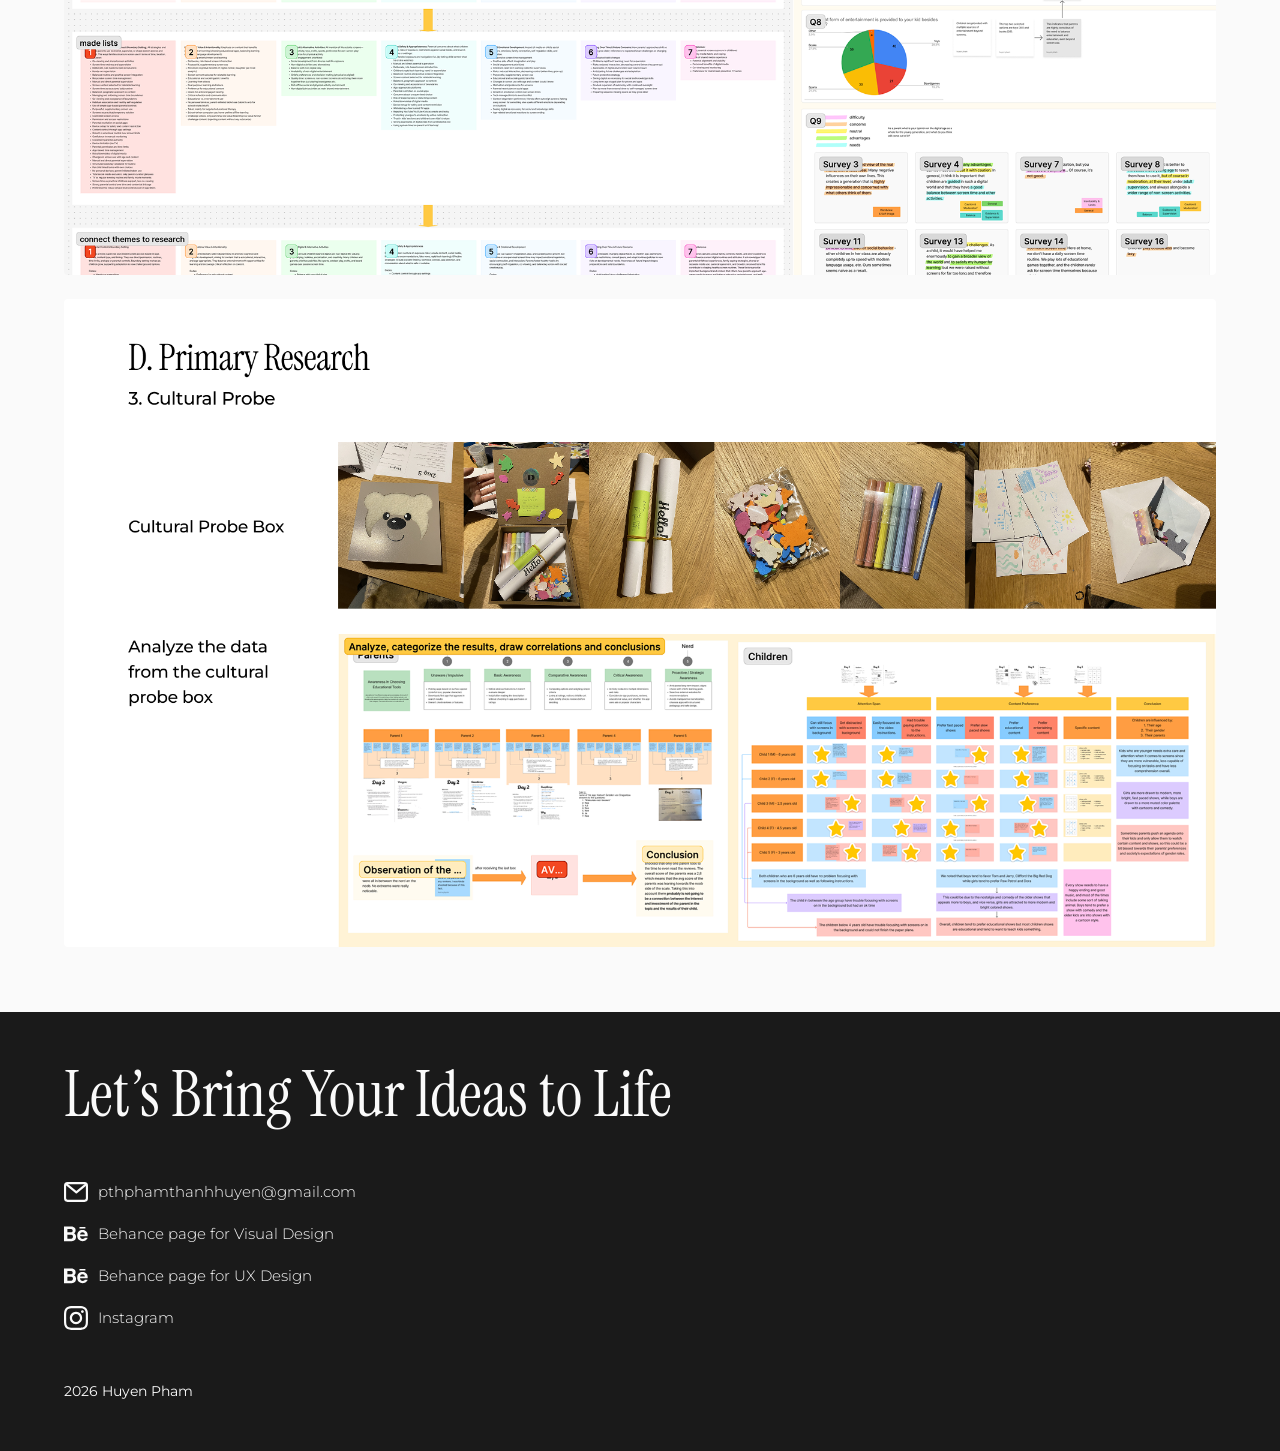
<file: pages/prj_detail_featured/project-detail-nurture.html>
<!DOCTYPE html>
<html lang="en">

<head>
    <meta charset="UTF-8" />
    <meta name="viewport" content="width=device-width, initial-scale=1.0" />
    <link rel="preconnect" href="https://fonts.googleapis.com">
    <link rel="preconnect" href="https://fonts.gstatic.com" crossorigin>
    <link
        href="https://fonts.googleapis.com/css2?family=Instrument+Serif:ital@0;1&family=Montserrat:ital,wght@0,100..900;1,100..900&display=swap"
        rel="stylesheet">
    <!-- <link rel="stylesheet" href="./src/css/reset.css"> -->
    <link rel="stylesheet" href="../../css/reset.css">
    <link rel="stylesheet" href="../../css/style.css">
    <link rel="icon" type="image/svg+xml" href="../../assets/favicon.svg">
    <title>Huyen Pham</title>
</head>

<body>
    <div class="custom-cursor"></div>

    <!-- Navigation -->
    <nav class="navbar">
        <a href="../../index.html#featured-projects" class="btn back-to-projects">
            <div class="back">
                <svg xmlns="http://www.w3.org/2000/svg" width="15" height="15" viewBox="0 0 22 22" fill="none">
                    <path d="M20.1667 10.8333H1.5M10.8333 1.5L1.5 10.8333L10.8333 20.1667" stroke="#1E1E1E" stroke-width="3"
                        stroke-linecap="round" stroke-linejoin="round" />
                </svg>
                <p>Back</p>
            </div>
        </a>

        <ul class="nav-links">
            <li><a class="unactive" href="../../index.html">Home</a></li>
            <li><a class="unactive" href="../about.html">About me</a></li>
            <li><a class="unactive" href="../../index.html#contact">Contact</a></li>
        </ul>
    </nav>

    <!-- Section 1: Intro Section -->
    <header class="project-hero">
        <div class="hero-mockup">
            <!-- Replace with your main project mockup image -->
            <img src="../../assets/detail/nurture/0-mockup.png" alt="Project Mockup" class="reveal">
        </div>
        <div class="hero-meta">
            <p class="hero-meta-year">UX Design • 2026</p>
            <h1>Nurturing Young Buds</h1>
            <div class="hero-meta-detail">
                <p class="hero-meta-catedes">#research #survey #interview</p>
                <div class="hero-meta-cateprj">
                    <svg xmlns="http://www.w3.org/2000/svg" width="29" height="33" viewBox="0 0 29 33" fill="none">
                        <path
                            d="M28 27V25H4.5C3.10352 25 1.89844 25.8164 1.33691 27C1.12109 27.4551 1 27.9629 1 28.5C1 30.4336 2.56689 32 4.5 32H28V27Z"
                            stroke="black" stroke-width="2" stroke-linejoin="round" />
                        <path fill-rule="evenodd" clip-rule="evenodd"
                            d="M28 25H4.5C3.10352 25 1.89844 25.8164 1.33691 27H1V5C1 2.79102 2.79102 1 5 1H28V25Z"
                            stroke="black" stroke-width="2" stroke-linejoin="round" />
                        <path d="M17 2.08823L17 11.5L20.5 9.14706L24 11.5L24 1.5" stroke="black" stroke-width="2"
                            stroke-linecap="round" stroke-linejoin="round" />
                    </svg>
                    <p>School Project</p>
                </div>
            </div>

        </div>
    </header>

    <!-- Section 2: Role & Purpose -->
    <section class="project-overview reveal">
        <div class="role-box">
            <h4>My Role</h4>
            <p>UX Researcher</p>
        </div>
        <div class="purpose-box">
            <h4>Project Introduction</h4>
            <p>This is our group assignment for Experience Design 3. The project focuses on conducting Primary and Secondary Research
            (the first diamond of the Double Diamond framework) on screen habits of children aged 0–6.</p>
        </div>
    </section>

    <!-- Section 3: Process -->
    <section class="process-section">
        <div class="container briefing">
            <h2 class="reveal">Briefing</h2>
            <div class="process-grid">
                <div class="process-card reveal">
                    <h4>HMW Question</h4>
                    <p class="process-text">
                        Our HMW question is <span style="background-color: #dad4f2;">"How might we guide parents to make sure that the content their kids consume benefits their development based on their
                        age (0-6)?"</span>
                    </p>
                </div>
                <div class="process-card reveal">
                    <h4>Research Approach</h4>
                    <p class="process-text">We applied <span style="background-color: #dad4f2;">the Double Diamond framework, focusing specifically on the first diamond - Designing the Right Thing.</span>  Our
                    secondary research examined recommended screen‑time guidelines for young children, the relationship between screen
                    exposure and cognitive development, the impact of different content types on early childhood, parents’ mental health,
                    and existing parental‑control solutions.
                    </p>
                    <p class="process-text">For primary research, we conducted surveys, interviews, and a cultural probe to capture real behaviours and attitudes
                    within families. We used AI‑assisted analysis to synthesize interview insights and identify recurring patterns that
                    informed our problem framing and early concept direction.</p>
                </div>
            </div>
        </div>
        <div class="container final-results">
            <h2 class="reveal">Final Results</h2>
            <div class="process-grid">
                <div class="process-card reveal">
                    <p class="process-text">You can view the process and the final results on Behance.</p>
                    <div class="final-results-buttons">
                        <a class="btn final-result-button" href="https://www.behance.net/gallery/240434353/A-Gardeners-Guide-EX3-Team-6-Eng?oid=s_N8wZsmbhahdVbLT1ROag" target="_blank" rel="noopener noreferrer">
                            <div class="final-result-button-content">
                                <p>Behance</p>
                                <svg xmlns="http://www.w3.org/2000/svg" width="20" height="20" viewBox="0 0 27 27"
                                    fill="none">
                                    <path
                                        d="M21.5 14.8333V22.8333C21.5 23.5406 21.219 24.2189 20.719 24.719C20.2189 25.219 19.5406 25.5 18.8333 25.5H4.16667C3.45942 25.5 2.78115 25.219 2.28105 24.719C1.78095 24.2189 1.5 23.5406 1.5 22.8333V8.16667C1.5 7.45942 1.78095 6.78115 2.28105 6.28105C2.78115 5.78095 3.45942 5.5 4.16667 5.5H12.1667M25.5 9.5V1.5H17.5M25.5 1.5L10.8333 16.1667"
                                        stroke="#fafafa" stroke-width="2" stroke-linecap="round"
                                        stroke-linejoin="round" />
                                </svg>
                            </div>
                        </a>
                    </div>
                </div>
            </div>
        </div>
    </section>

    <!-- Section 4: Images -->
    <section class="container gallery-section">
        <img src="../../assets/detail/nurture/1.A-desk-research.png" alt="Full Width Visual" class="gallery-img reveal">
        <img src="../../assets/detail/nurture/2.B-psd-assumptions.png" alt="Full Width Visual" class="gallery-img reveal">
        <img src="../../assets/detail/nurture/3.C-user-def.png" alt="Full Width Visual" class="gallery-img reveal">
        <img src="../../assets/detail/nurture/4.D1.png" alt="Full Width Visual" class="gallery-img reveal">
        <img src="../../assets/detail/nurture/5.D2.png" alt="Full Width Visual" class="gallery-img reveal">
        <img src="../../assets/detail/nurture/6.D3.png" alt="Full Width Visual" class="gallery-img reveal">
    </section>

    <footer class="site-footer">
        <div class="container footer-content">
            <h2>Let’s Bring Your Ideas to Life</h2>
            <div class="footer-links">
                <a href="mailto:pthphamthanhhuyen@gmail.com">
                    <div class="contact-icon-text">
                        <img class="contact-icon" src="../../assets/logos/email.svg">
                        <p class="contact-text">pthphamthanhhuyen@gmail.com</p>
                    </div>
                </a>
                <a href="https://www.behance.net/thanhhuyenpham2">
                    <div class="contact-icon-text">
                        <img class="contact-icon" src="../../assets/logos/behance.svg">
                        <p class="contact-text">Behance page for Visual Design</p>
                    </div>
                </a>
                <a href="https://www.behance.net/huyenpham45">
                    <div class="contact-icon-text">
                        <img class="contact-icon" src="../../assets/logos/behance.svg">
                        <p class="contact-text">Behance page for UX Design</p>
                    </div>
                </a>
                <a href="https://www.instagram.com/bongngoive/">
                    <div class="contact-icon-text">
                        <img class="contact-icon" src="../../assets/logos/instagram.svg">
                        <p class="contact-text">Instagram</p>
                    </div>
                </a>
            </div>
            <p class="footer-copy">2026 Huyen Pham</p>
        </div>
    </footer>

    <script>
        // Simple reveal animation logic
        const observer = new IntersectionObserver((entries) => {
            entries.forEach(entry => {
                if (entry.isIntersecting) {
                    entry.target.classList.add('active');
                }
            });
        }, { threshold: 0.1 });

        document.querySelectorAll('.reveal').forEach(el => observer.observe(el));
    </script>
    <script src="../../js/script.js"></script>
</body>

</html>
</file>
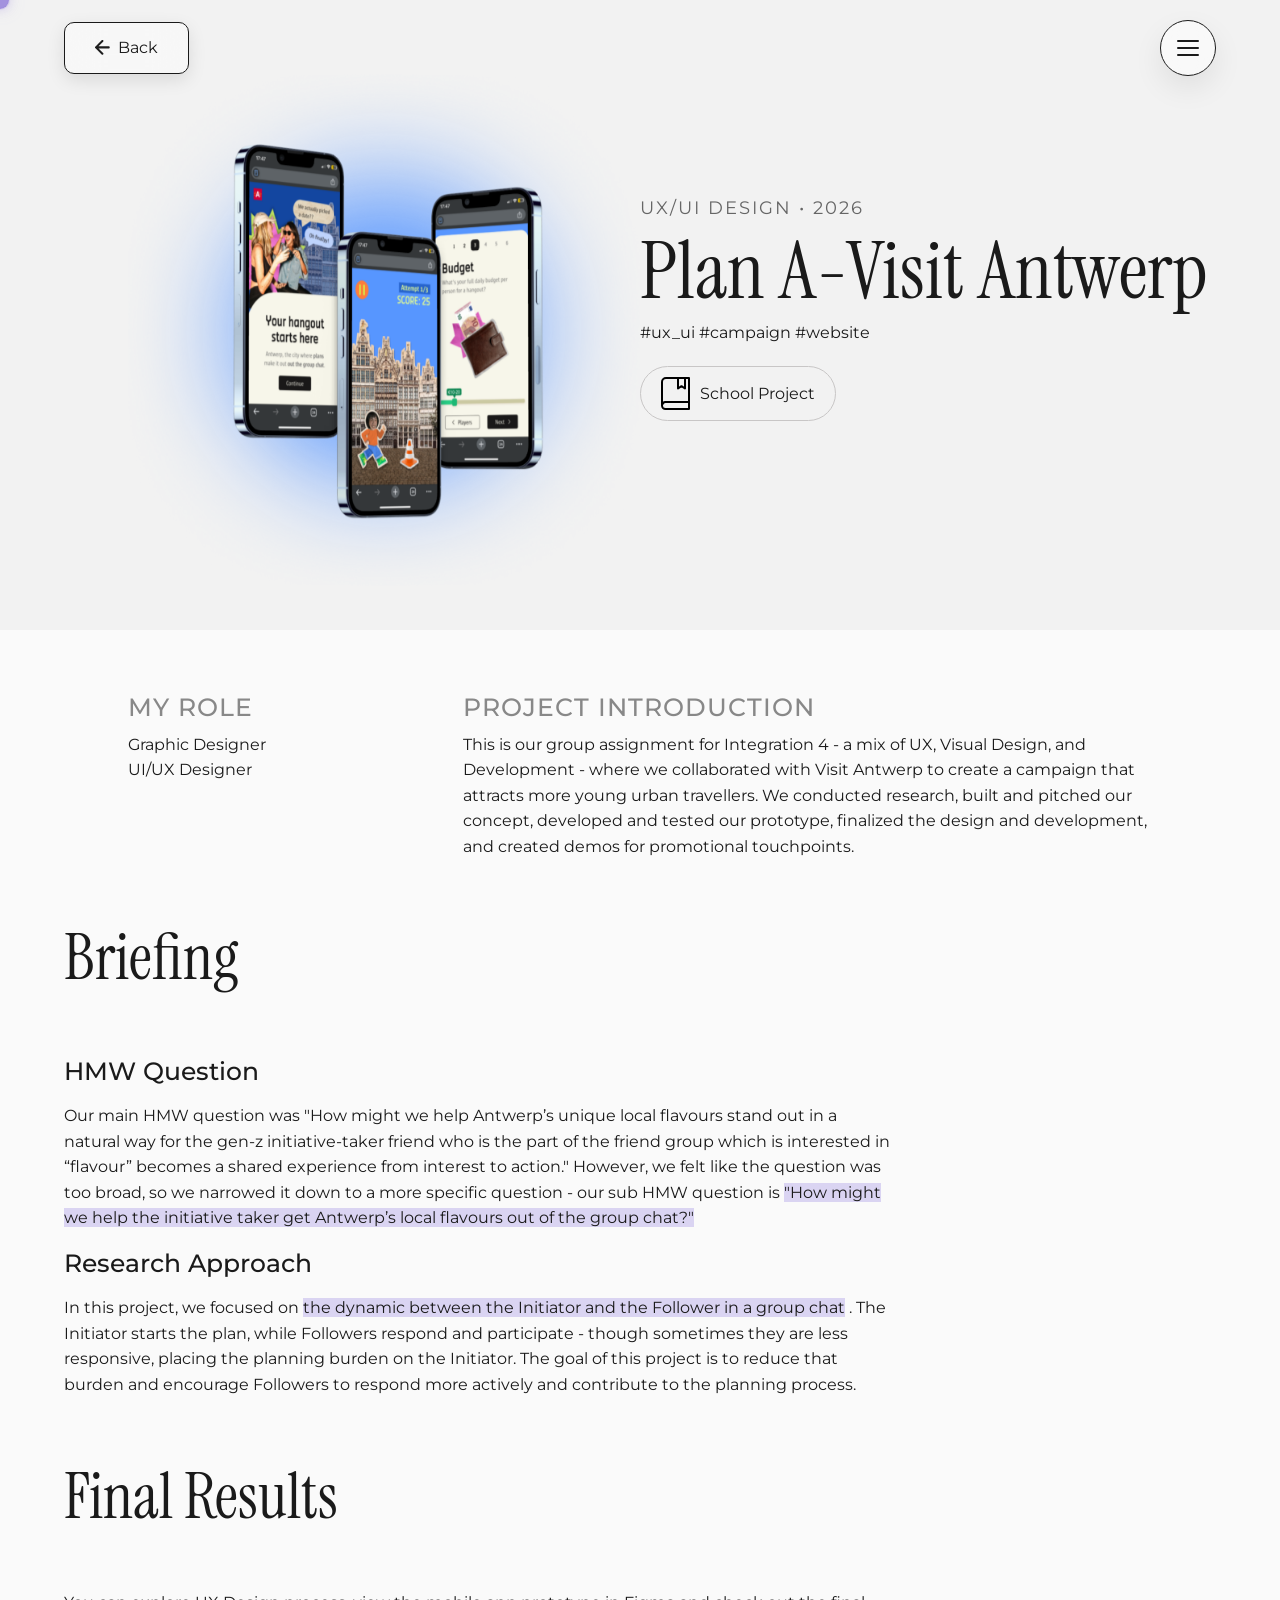
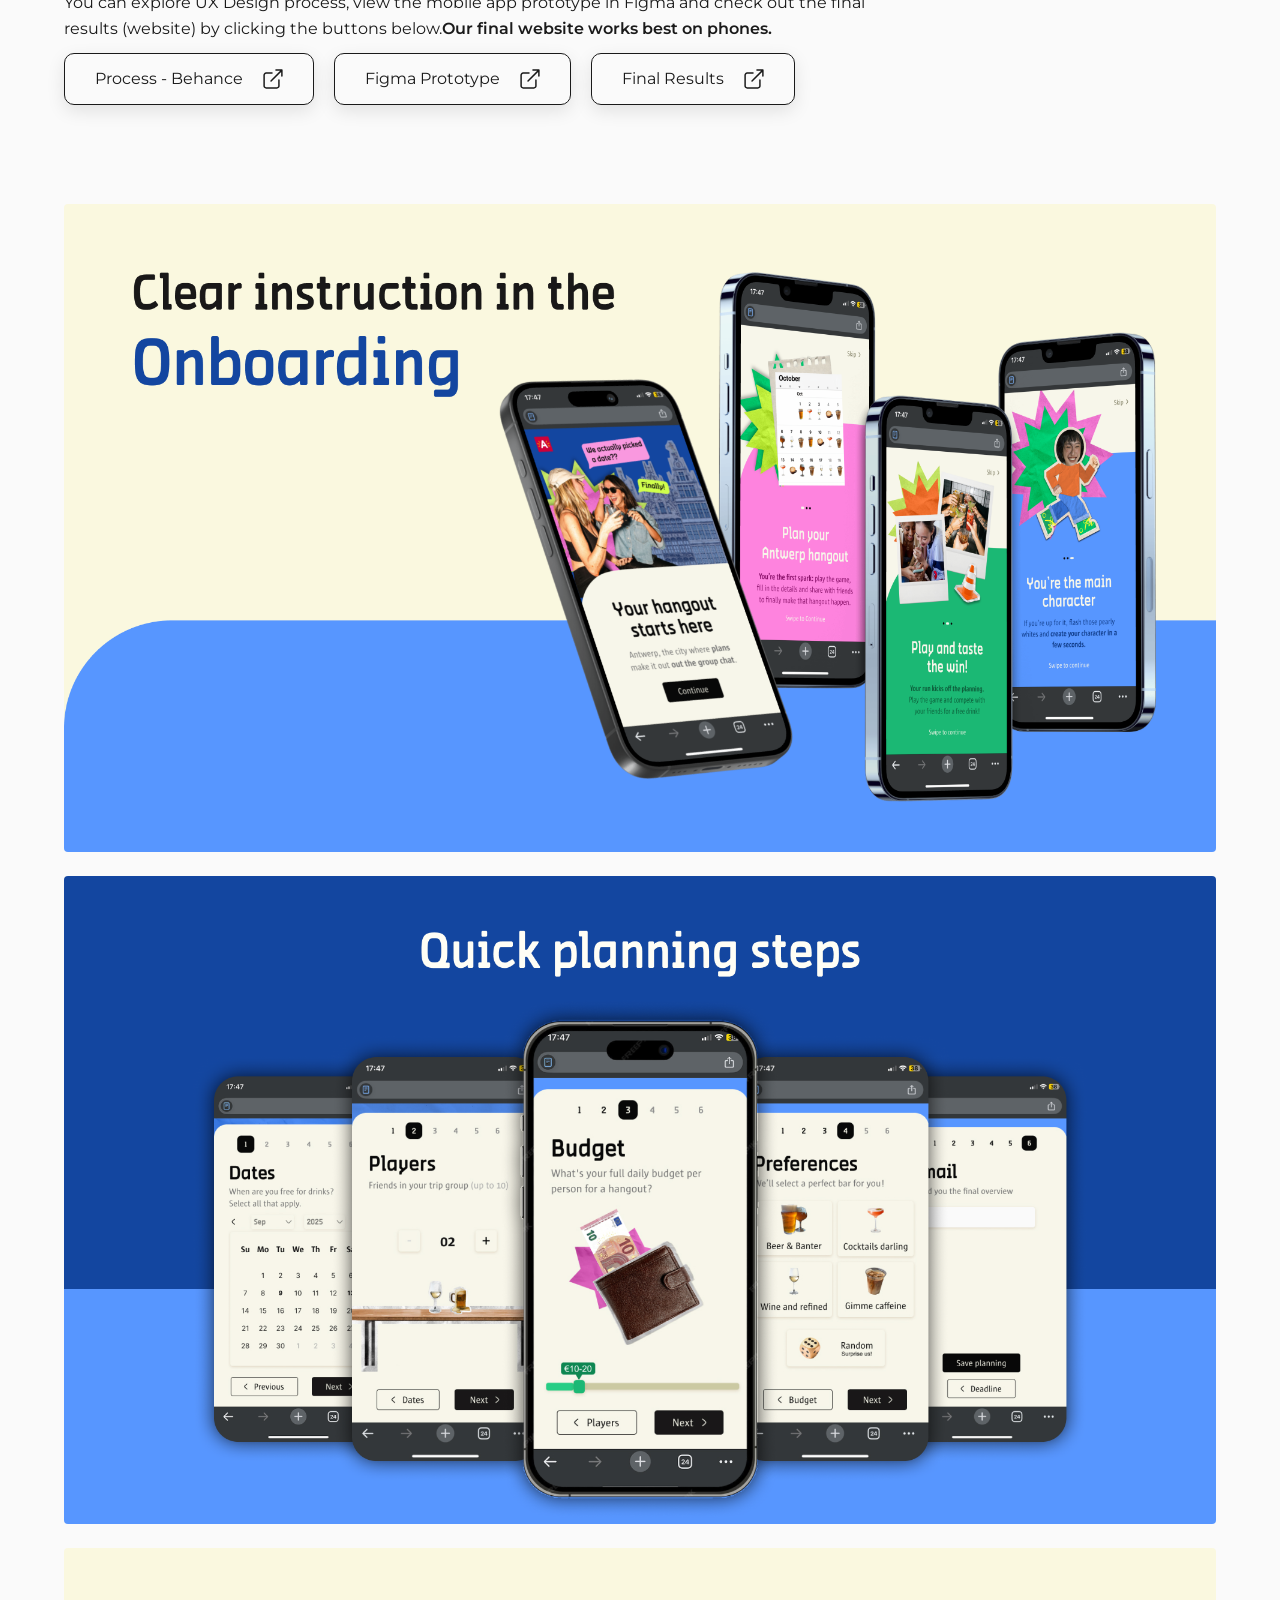
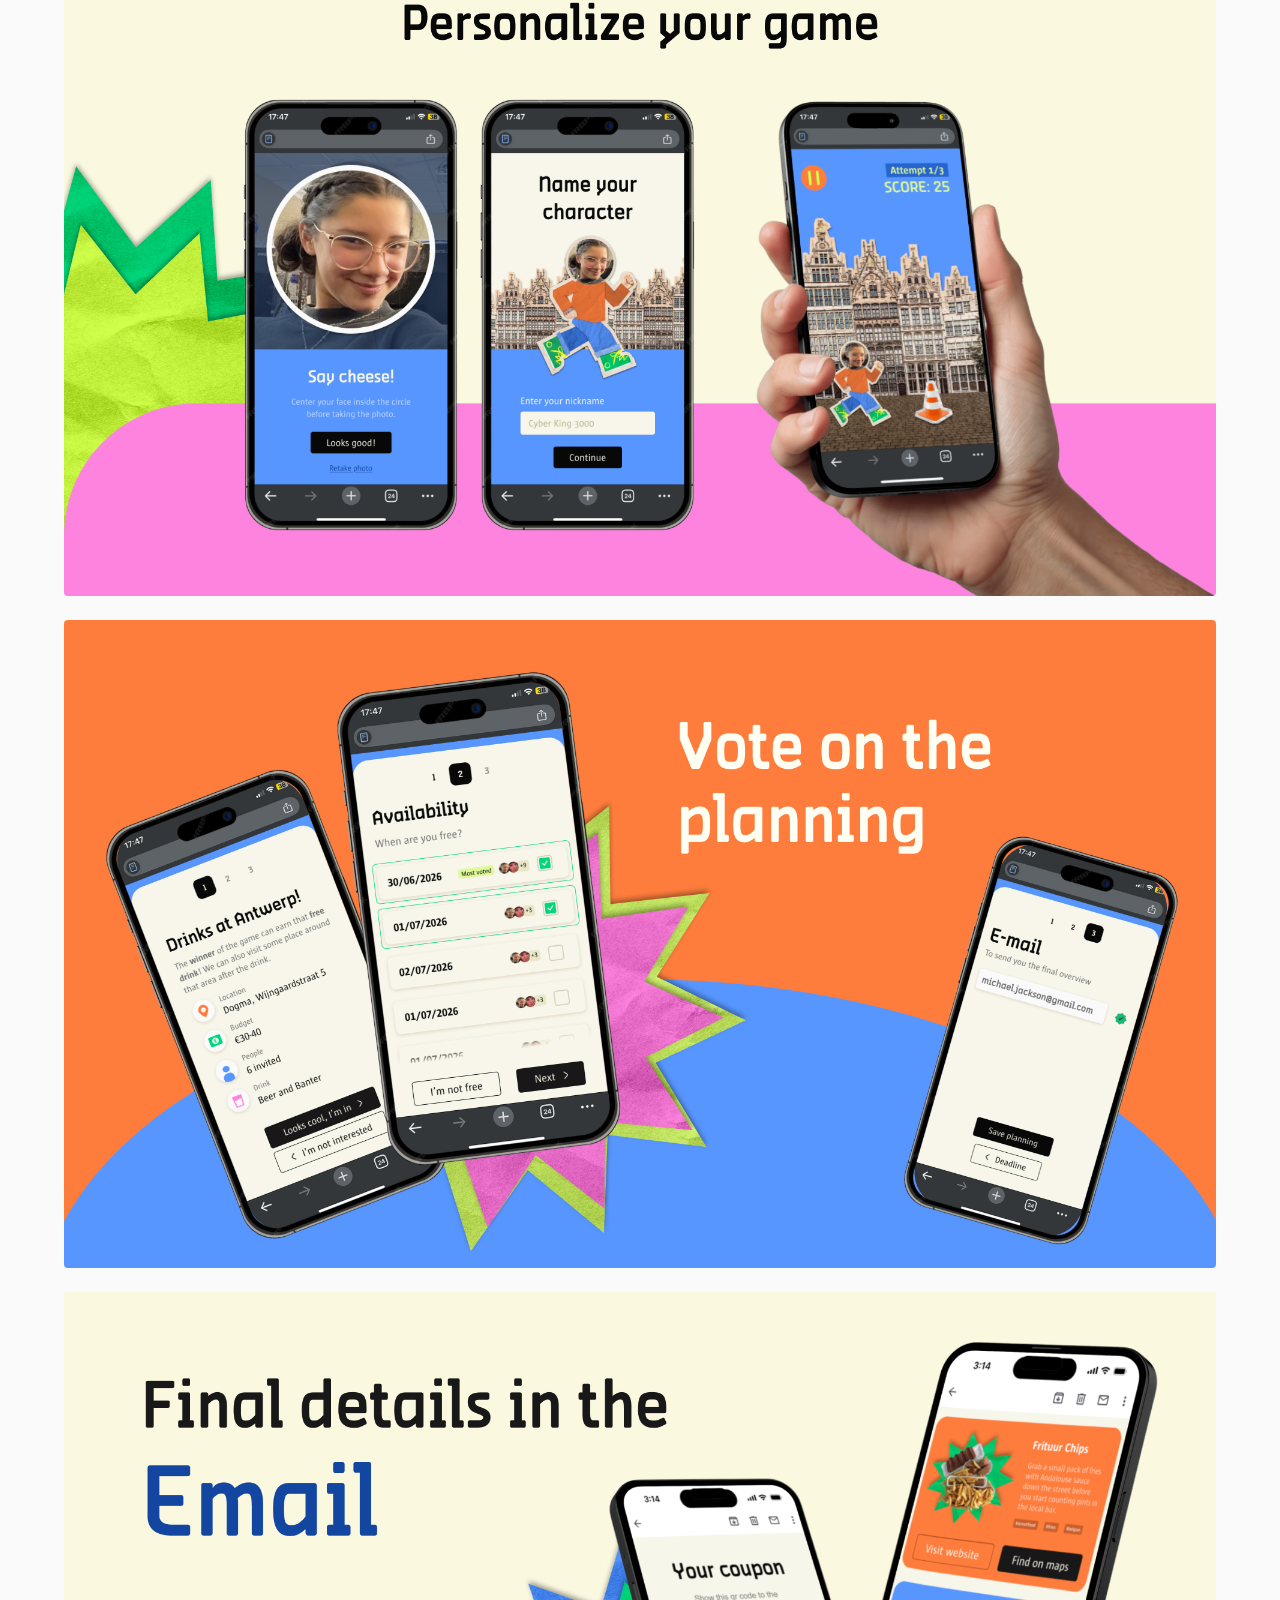
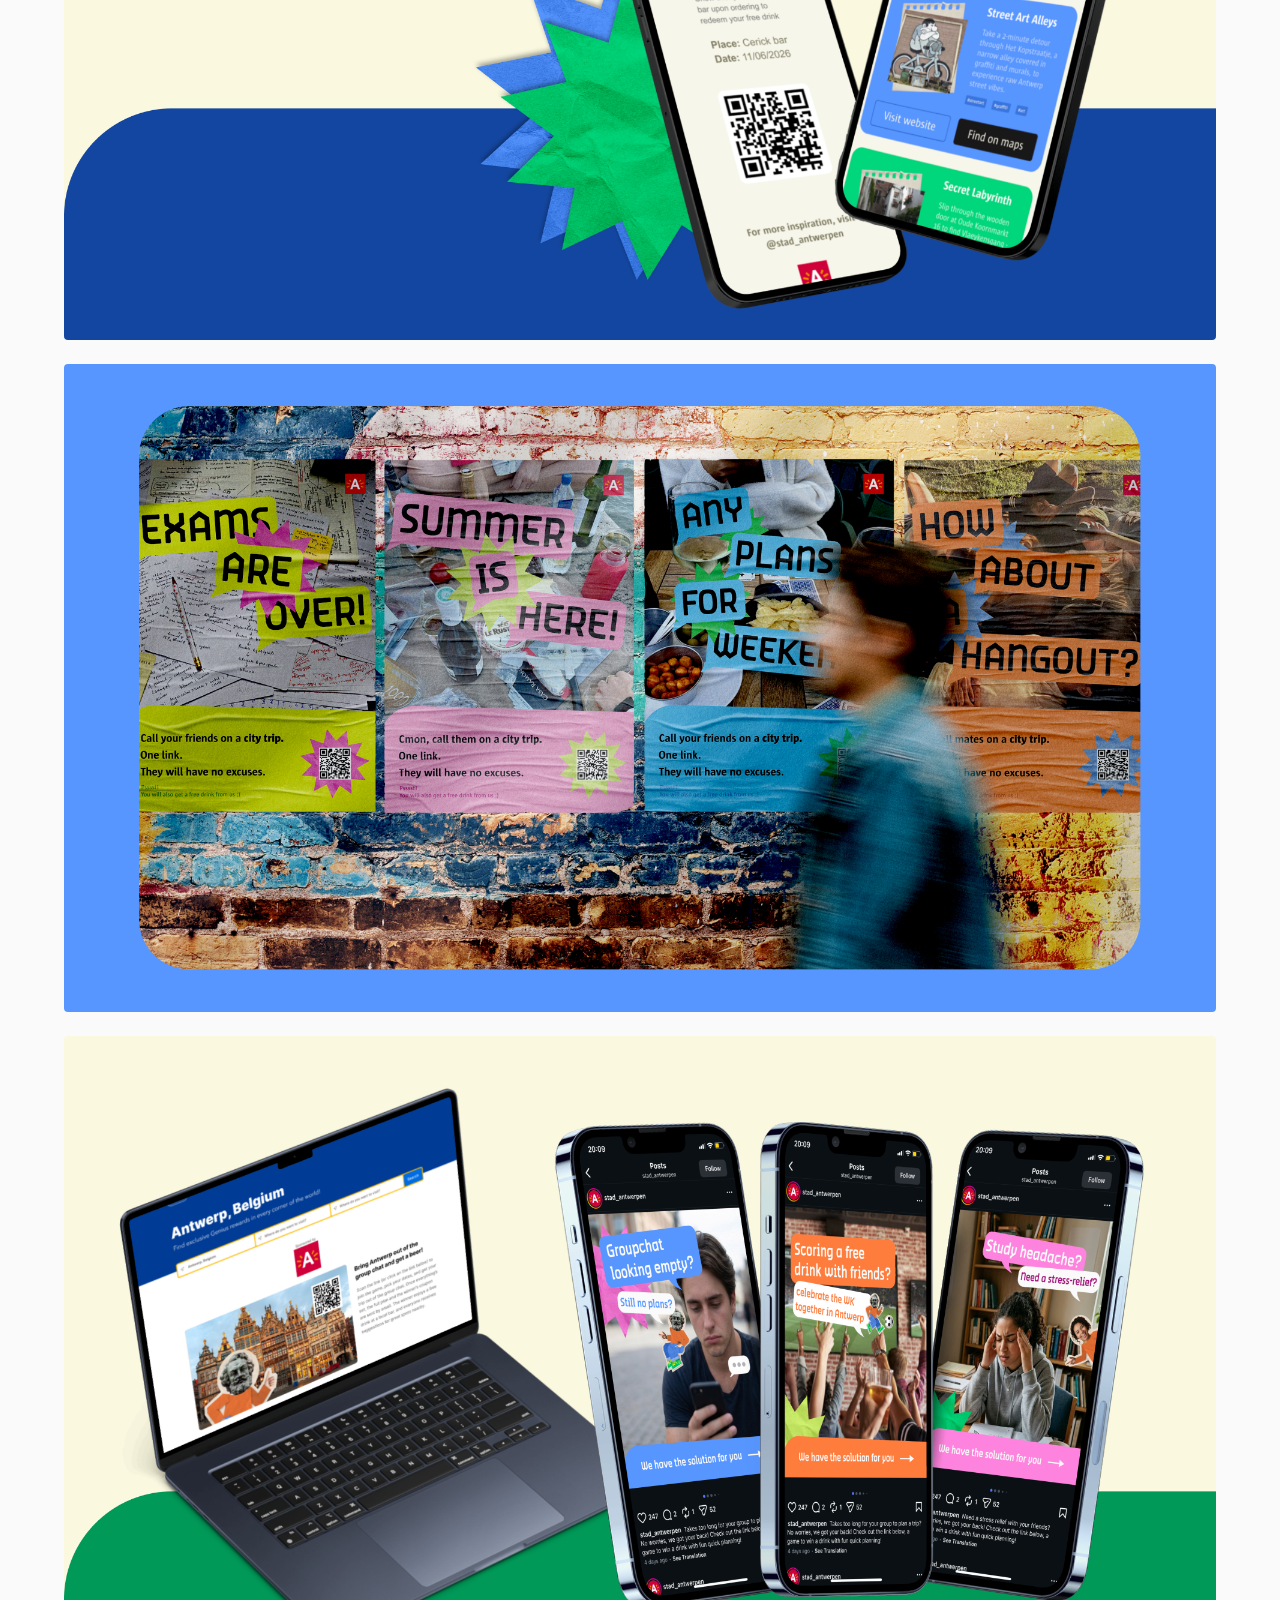
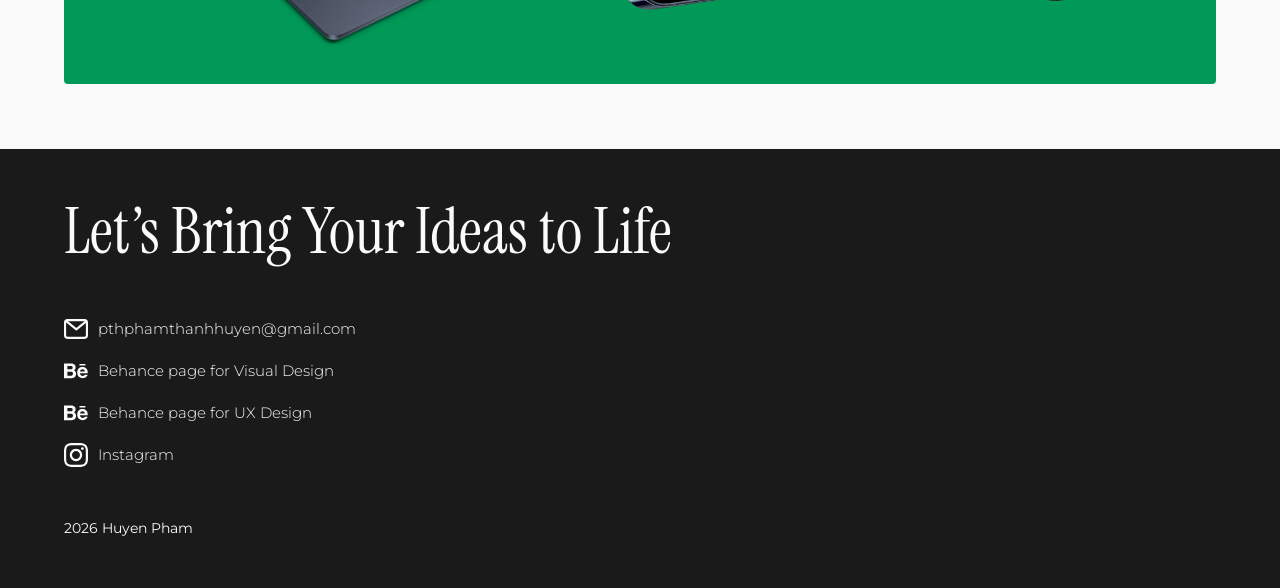
<file: pages/prj_detail_featured/project-detail-planA.html>
<!DOCTYPE html>
<html lang="en">

<head>
    <meta charset="UTF-8" />
    <meta name="viewport" content="width=device-width, initial-scale=1.0" />
    <link rel="preconnect" href="https://fonts.googleapis.com">
    <link rel="preconnect" href="https://fonts.gstatic.com" crossorigin>
    <link
        href="https://fonts.googleapis.com/css2?family=Instrument+Serif:ital@0;1&family=Montserrat:ital,wght@0,100..900;1,100..900&display=swap"
        rel="stylesheet">
    <!-- <link rel="stylesheet" href="./src/css/reset.css"> -->
    <link rel="stylesheet" href="../../css/reset.css">
    <link rel="stylesheet" href="../../css/style.css">
    <link rel="icon" type="image/svg+xml" href="../../assets/favicon.svg">
    <title>Huyen Pham</title>
</head>

<body>
    <div class="custom-cursor"></div>

    <!-- Navigation -->
    <nav class="navbar">
        <a href="../../index.html#featured-projects" class="btn back-to-projects">
            <div class="back">
                <svg xmlns="http://www.w3.org/2000/svg" width="15" height="15" viewBox="0 0 22 22" fill="none">
                    <path d="M20.1667 10.8333H1.5M10.8333 1.5L1.5 10.8333L10.8333 20.1667" stroke="#1E1E1E" stroke-width="3"
                        stroke-linecap="round" stroke-linejoin="round" />
                </svg>
                <p>Back</p>
            </div>
        </a>

        <ul class="nav-links">
            <li><a class="unactive" href="../../index.html">Home</a></li>
            <li><a class="unactive" href="../about.html">About me</a></li>
            <li><a class="unactive" href="../../index.html#contact">Contact</a></li>
        </ul>
    </nav>

    <!-- Section 1: Intro Section -->
    <header class="project-hero">
        <div class="hero-mockup">
            <!-- Replace with your main project mockup image -->
            <img src="../../assets/detail/inte4/0-mockup.png" alt="Project Mockup" class="reveal">
        </div>
        <div class="hero-meta">
            <p class="hero-meta-year">UX/UI Design • 2026</p>
            <h1>Plan A-Visit Antwerp</h1>
            <div class="hero-meta-detail">
                <p class="hero-meta-catedes">#ux_ui #campaign #website</p>
                <div class="hero-meta-cateprj">
                    <svg xmlns="http://www.w3.org/2000/svg" width="29" height="33" viewBox="0 0 29 33" fill="none">
                        <path
                            d="M28 27V25H4.5C3.10352 25 1.89844 25.8164 1.33691 27C1.12109 27.4551 1 27.9629 1 28.5C1 30.4336 2.56689 32 4.5 32H28V27Z"
                            stroke="black" stroke-width="2" stroke-linejoin="round" />
                        <path fill-rule="evenodd" clip-rule="evenodd"
                            d="M28 25H4.5C3.10352 25 1.89844 25.8164 1.33691 27H1V5C1 2.79102 2.79102 1 5 1H28V25Z"
                            stroke="black" stroke-width="2" stroke-linejoin="round" />
                        <path d="M17 2.08823L17 11.5L20.5 9.14706L24 11.5L24 1.5" stroke="black" stroke-width="2"
                            stroke-linecap="round" stroke-linejoin="round" />
                    </svg>
                    <p>School Project</p>
                </div>
            </div>

        </div>
    </header>

    <!-- Section 2: Role & Purpose -->
    <section class="project-overview reveal">
        <div class="role-box">
            <h4>My Role</h4>
            <p>Graphic Designer<br> UI/UX Designer</p>
        </div>
        <div class="purpose-box">
            <h4>Project Introduction</h4>
            <p>This is our group assignment for Integration 4 - a mix of UX, Visual Design, and Development - where we collaborated with
            Visit Antwerp to create a campaign that attracts more young urban travellers. We conducted research, built and pitched
            our concept, developed and tested our prototype, finalized the design and development, and created demos for promotional
            touchpoints.</p>
        </div>
    </section>

    <!-- Section 3: Process -->
    <section class="process-section">
        <div class="container briefing">
            <h2 class="reveal">Briefing</h2>
            <div class="process-grid">
                <div class="process-card reveal">
                    <h4>HMW Question</h4>
                    <p class="process-text">
                        Our main HMW question was "How might we help Antwerp’s unique local flavours stand out in a natural way for the gen-z initiative‑taker friend who
                        is the part of the friend group which is interested in “flavour” becomes a shared experience from interest to action." However, we felt like the question was too broad, so we narrowed it down to a more specific question - our sub HMW question is <span style="background-color: #dad4f2;">"How might we help the initiative taker get Antwerp’s local flavours out of the group chat?"</span> 
                    </p>
                </div>
                <div class="process-card reveal">
                    <h4>Research Approach</h4>
                    <p class="process-text">In this project, we focused on <span style="background-color: #dad4f2;">the dynamic between the Initiator and the Follower in a group chat</span> . The Initiator starts
                    the plan, while Followers respond and participate - though sometimes they are less responsive, placing the planning burden
                    on the Initiator. The goal of this project is to reduce that burden and encourage Followers to respond more actively and
                    contribute to the planning process.
                    </p>
                </div>
            </div>
        </div>
        <div class="container final-results">
            <h2 class="reveal">Final Results</h2>
            <div class="process-grid">
                <div class="process-card reveal">
                    <p class="process-text">You can explore UX Design process, view the mobile app prototype in
                        Figma and check out the final results (website) by clicking the buttons below.<span style="font-weight: 600;">Our final website works best on phones.</span></p>
                    <div class="final-results-buttons">
                        <a class="btn final-result-button" href="https://www.behance.net/gallery/251471625/Plan-A?oid=9N_guszkxgjDpPEMp68gOg" target="_blank" rel="noopener noreferrer">
                            <div class="final-result-button-content">
                                <p>Process - Behance</p>
                                <svg xmlns="http://www.w3.org/2000/svg" width="20" height="20" viewBox="0 0 27 27"
                                    fill="none">
                                    <path
                                        d="M21.5 14.8333V22.8333C21.5 23.5406 21.219 24.2189 20.719 24.719C20.2189 25.219 19.5406 25.5 18.8333 25.5H4.16667C3.45942 25.5 2.78115 25.219 2.28105 24.719C1.78095 24.2189 1.5 23.5406 1.5 22.8333V8.16667C1.5 7.45942 1.78095 6.78115 2.28105 6.28105C2.78115 5.78095 3.45942 5.5 4.16667 5.5H12.1667M25.5 9.5V1.5H17.5M25.5 1.5L10.8333 16.1667"
                                        stroke="#fafafa" stroke-width="2" stroke-linecap="round"
                                        stroke-linejoin="round" />
                                </svg>
                            </div>
                        </a>
                        <a class="btn final-result-button" href="https://www.figma.com/proto/sbjm4aAHngIWrDMeuCaeX3/INTEGRATION-4?node-id=1729-5361&p=f&viewport=-731%2C-1090%2C0.1&t=cSGPdyGdhgpDYi15-1&scaling=scale-down&content-scaling=fixed&starting-point-node-id=1729%3A5361&show-proto-sidebar=1&page-id=272%3A94" target="_blank" rel="noopener noreferrer">
                            <div class="final-result-button-content">
                                <p>Figma Prototype</p>
                                <svg xmlns="http://www.w3.org/2000/svg" width="20" height="20" viewBox="0 0 27 27" fill="none">
                                    <path
                                        d="M21.5 14.8333V22.8333C21.5 23.5406 21.219 24.2189 20.719 24.719C20.2189 25.219 19.5406 25.5 18.8333 25.5H4.16667C3.45942 25.5 2.78115 25.219 2.28105 24.719C1.78095 24.2189 1.5 23.5406 1.5 22.8333V8.16667C1.5 7.45942 1.78095 6.78115 2.28105 6.28105C2.78115 5.78095 3.45942 5.5 4.16667 5.5H12.1667M25.5 9.5V1.5H17.5M25.5 1.5L10.8333 16.1667"
                                        stroke="#fafafa" stroke-width="2" stroke-linecap="round" stroke-linejoin="round" />
                                </svg>
                            </div>
                        </a>
                        <a class="btn final-result-button"
                            href="http://keanupl.be/planA/?fbclid=PARlRTSAUQqkpwZG9mAmZkaWQWUOO3B0GbOMYQBp3AoedxdqpZJxmW3mV4dG4DYWVtAjEwAHNydGMGYXBwX2lkDzEyNDAyNDU3NDI4NzQxNAABp45jV-57ZsG7-BjzGJyOtgCfbpDLnQ2d9OlEMgtEWny3LOqqEuNV8rbpUQyD_aem_F7dfIflsuFCnsXtzvYz_WQ"
                            target="_blank" rel="noopener noreferrer">
                            <div class="final-result-button-content">
                                <p>Final Results</p>
                                <svg xmlns="http://www.w3.org/2000/svg" width="20" height="20" viewBox="0 0 27 27" fill="none">
                                    <path
                                        d="M21.5 14.8333V22.8333C21.5 23.5406 21.219 24.2189 20.719 24.719C20.2189 25.219 19.5406 25.5 18.8333 25.5H4.16667C3.45942 25.5 2.78115 25.219 2.28105 24.719C1.78095 24.2189 1.5 23.5406 1.5 22.8333V8.16667C1.5 7.45942 1.78095 6.78115 2.28105 6.28105C2.78115 5.78095 3.45942 5.5 4.16667 5.5H12.1667M25.5 9.5V1.5H17.5M25.5 1.5L10.8333 16.1667"
                                        stroke="#fafafa" stroke-width="2" stroke-linecap="round" stroke-linejoin="round" />
                                </svg>
                            </div>
                        </a>
                    </div>
                </div>
            </div>
        </div>
    </section>

    <!-- Section 4: Images -->
    <section class="container gallery-section">
        <img src="../../assets/detail/inte4/1.onboarding.png" alt="Full Width Visual" class="gallery-img reveal">
        <img src="../../assets/detail/inte4/2.plan.png" alt="Full Width Visual" class="gallery-img reveal">
        <img src="../../assets/detail/inte4/3.game.png" alt="Full Width Visual" class="gallery-img reveal">
        <img src="../../assets/detail/inte4/4.vote.png" alt="Full Width Visual" class="gallery-img reveal">
        <img src="../../assets/detail/inte4/5.email.png" alt="Full Width Visual" class="gallery-img reveal">
        <img src="../../assets/detail/inte4/6.poster.png" alt="Full Width Visual" class="gallery-img reveal">
        <img src="../../assets/detail/inte4/7.screen.png" alt="Full Width Visual" class="gallery-img reveal">
    </section>

    <footer class="site-footer">
        <div class="container footer-content">
            <h2>Let’s Bring Your Ideas to Life</h2>
            <div class="footer-links">
                <a href="mailto:pthphamthanhhuyen@gmail.com">
                    <div class="contact-icon-text">
                        <img class="contact-icon" src="../../assets/logos/email.svg">
                        <p class="contact-text">pthphamthanhhuyen@gmail.com</p>
                    </div>
                </a>
                <a href="https://www.behance.net/thanhhuyenpham2">
                    <div class="contact-icon-text">
                        <img class="contact-icon" src="../../assets/logos/behance.svg">
                        <p class="contact-text">Behance page for Visual Design</p>
                    </div>
                </a>
                <a href="https://www.behance.net/huyenpham45">
                    <div class="contact-icon-text">
                        <img class="contact-icon" src="../../assets/logos/behance.svg">
                        <p class="contact-text">Behance page for UX Design</p>
                    </div>
                </a>
                <a href="https://www.instagram.com/bongngoive/">
                    <div class="contact-icon-text">
                        <img class="contact-icon" src="../../assets/logos/instagram.svg">
                        <p class="contact-text">Instagram</p>
                    </div>
                </a>
            </div>
            <p class="footer-copy">2026 Huyen Pham</p>
        </div>
    </footer>

    <script>
        // Simple reveal animation logic
        const observer = new IntersectionObserver((entries) => {
            entries.forEach(entry => {
                if (entry.isIntersecting) {
                    entry.target.classList.add('active');
                }
            });
        }, { threshold: 0.1 });

        document.querySelectorAll('.reveal').forEach(el => observer.observe(el));
    </script>
    <script src="../../js/script.js"></script>
</body>

</html>
</file>
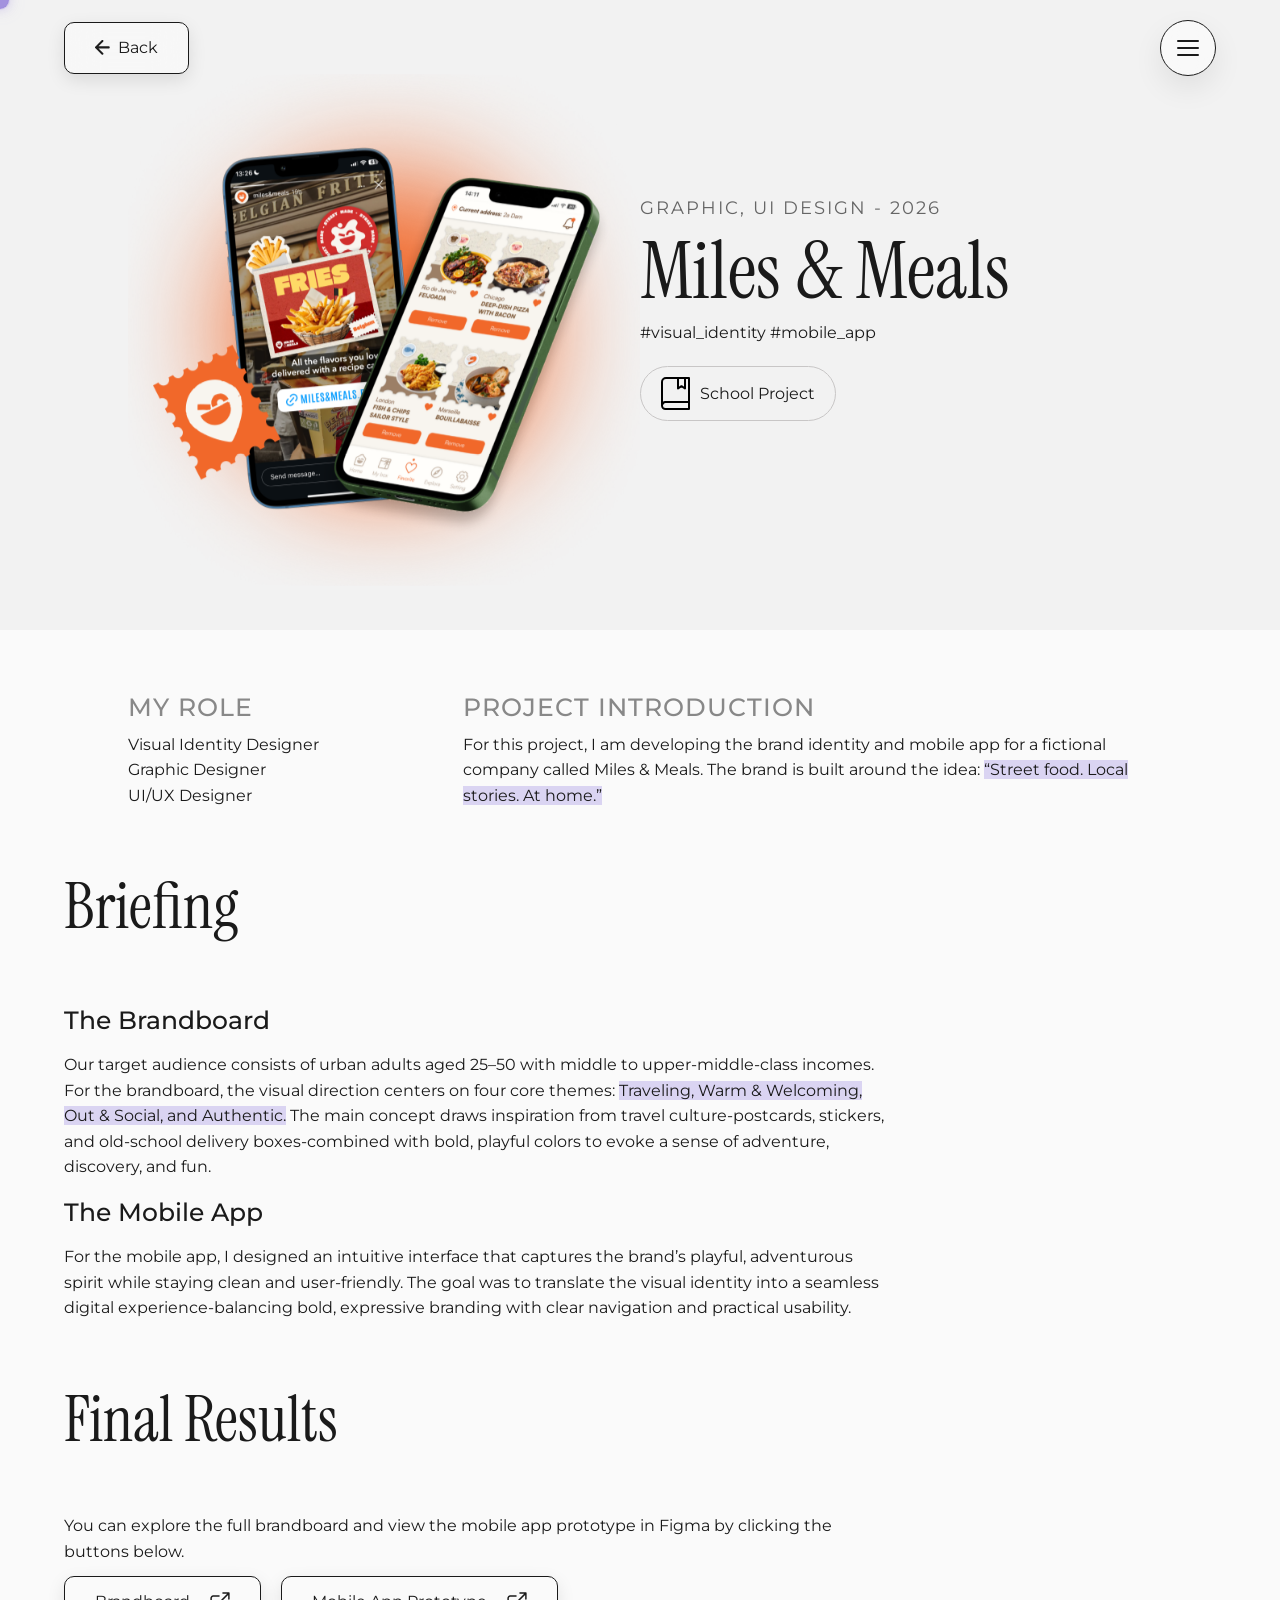
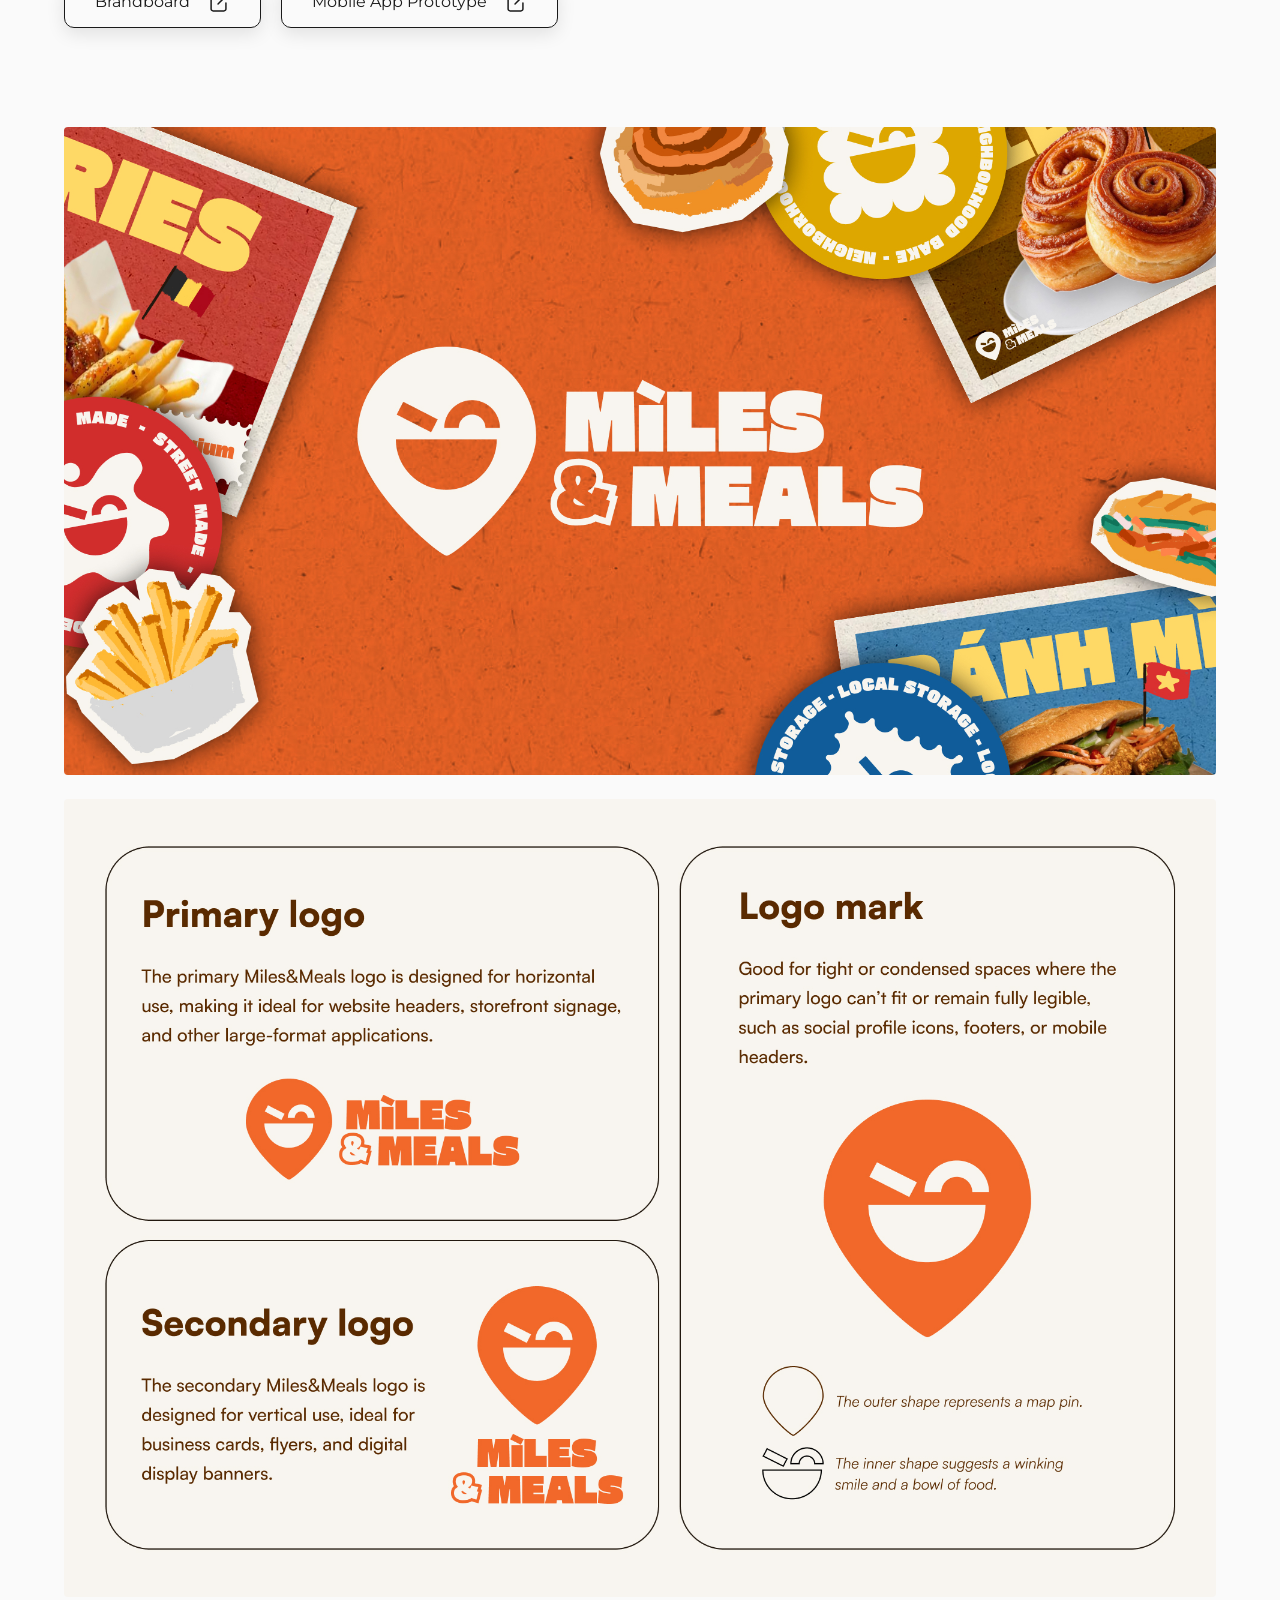
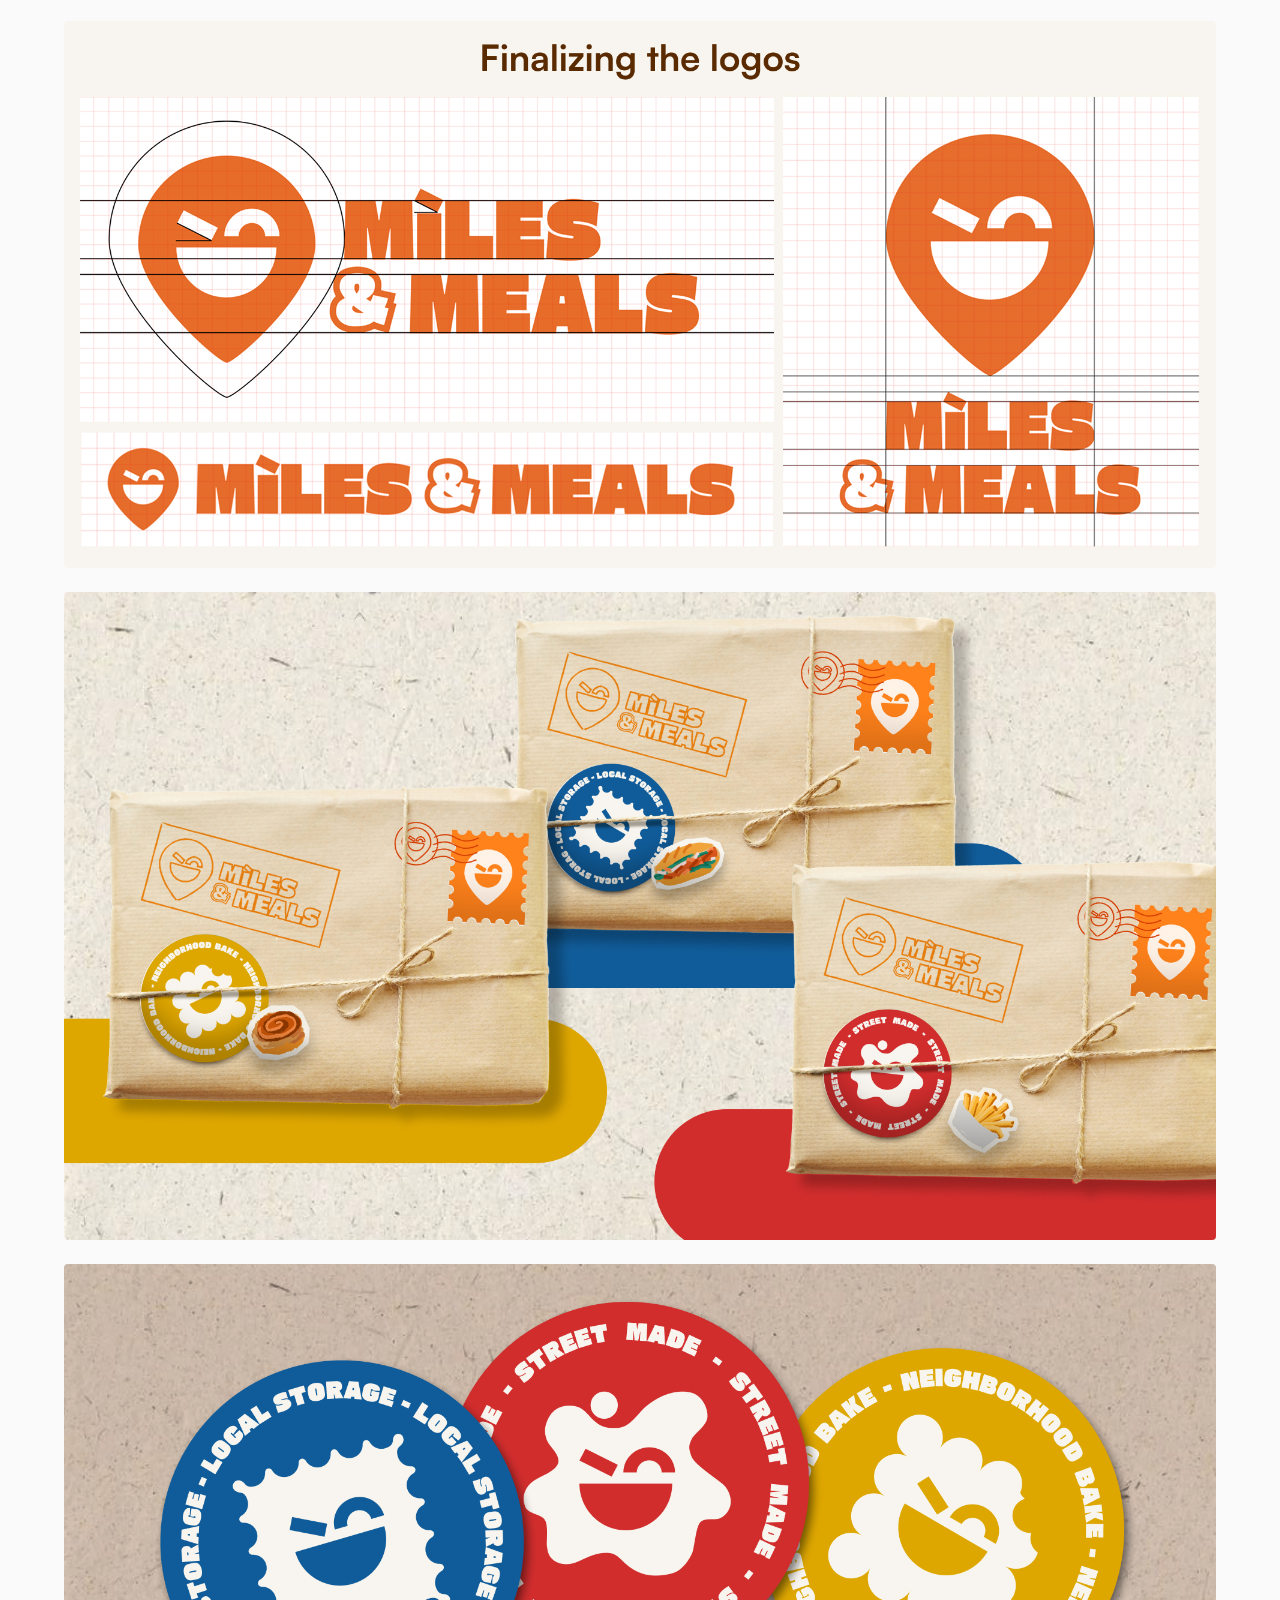
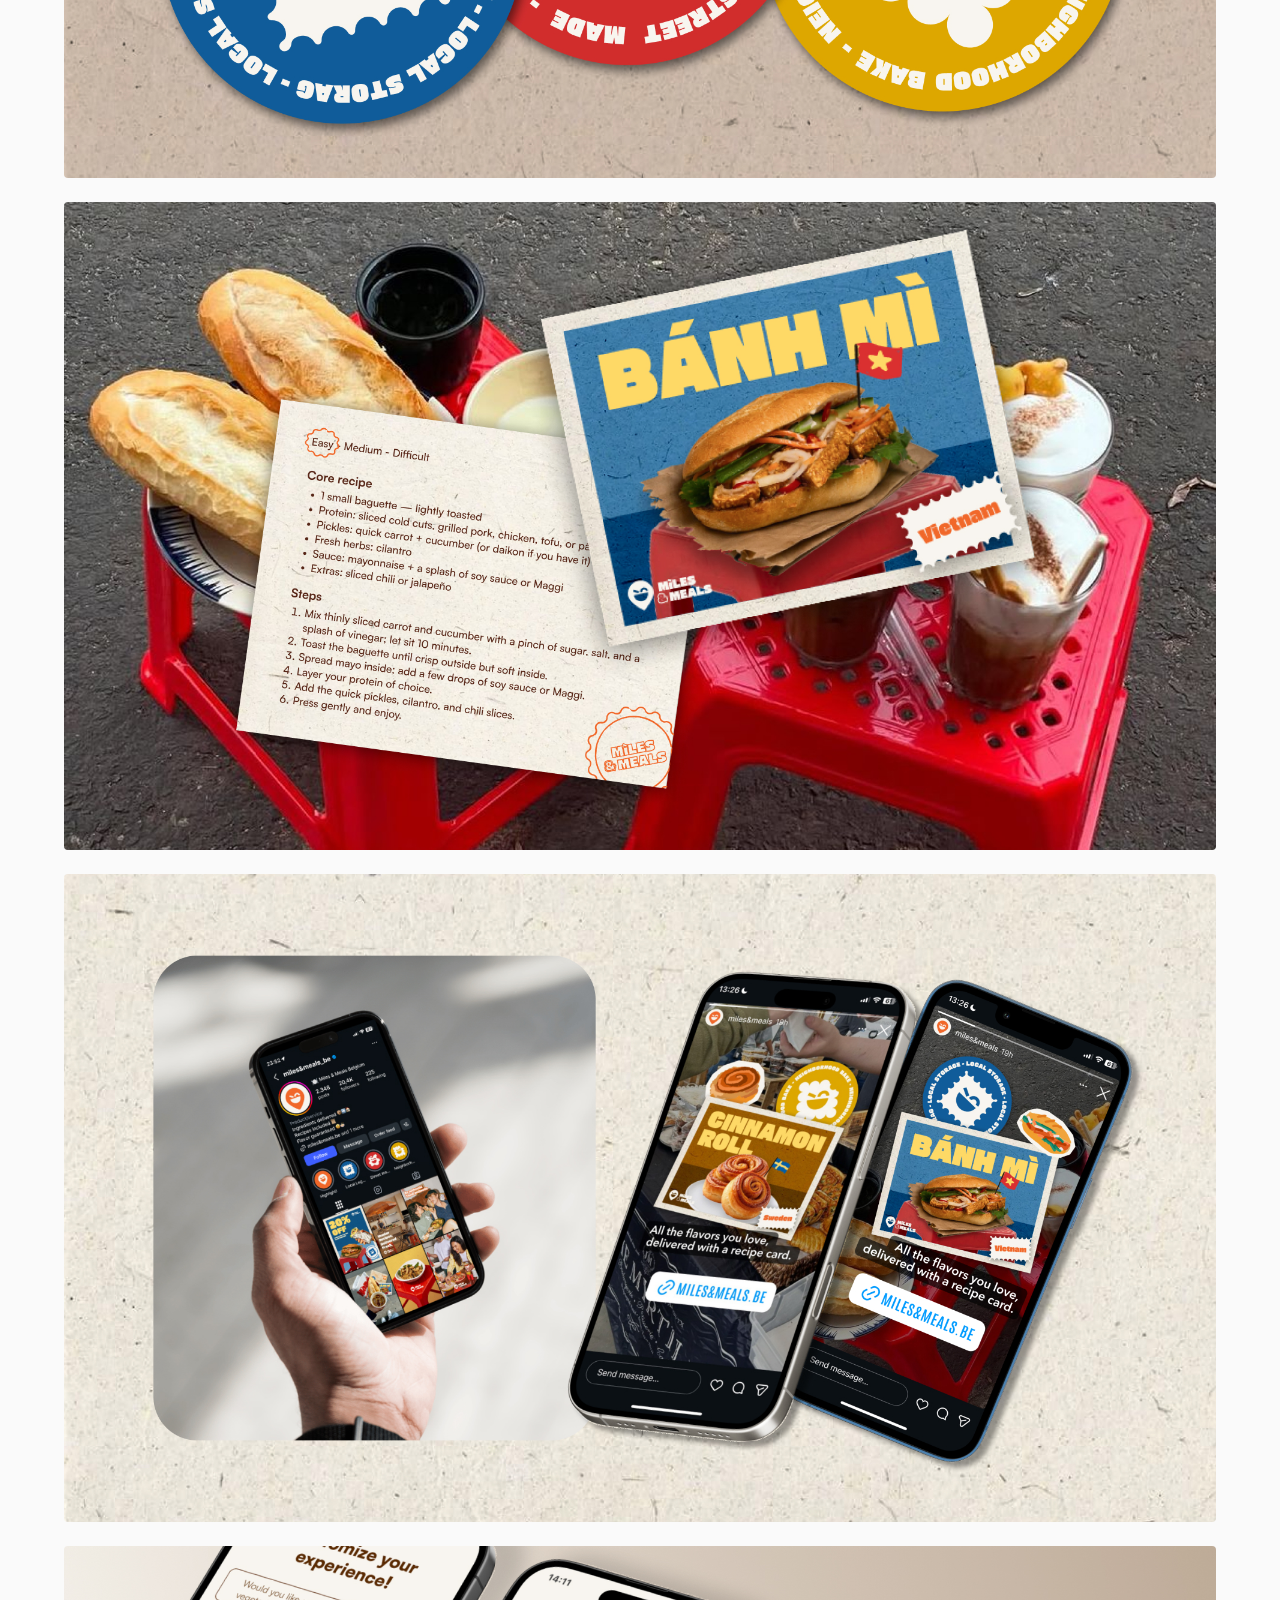
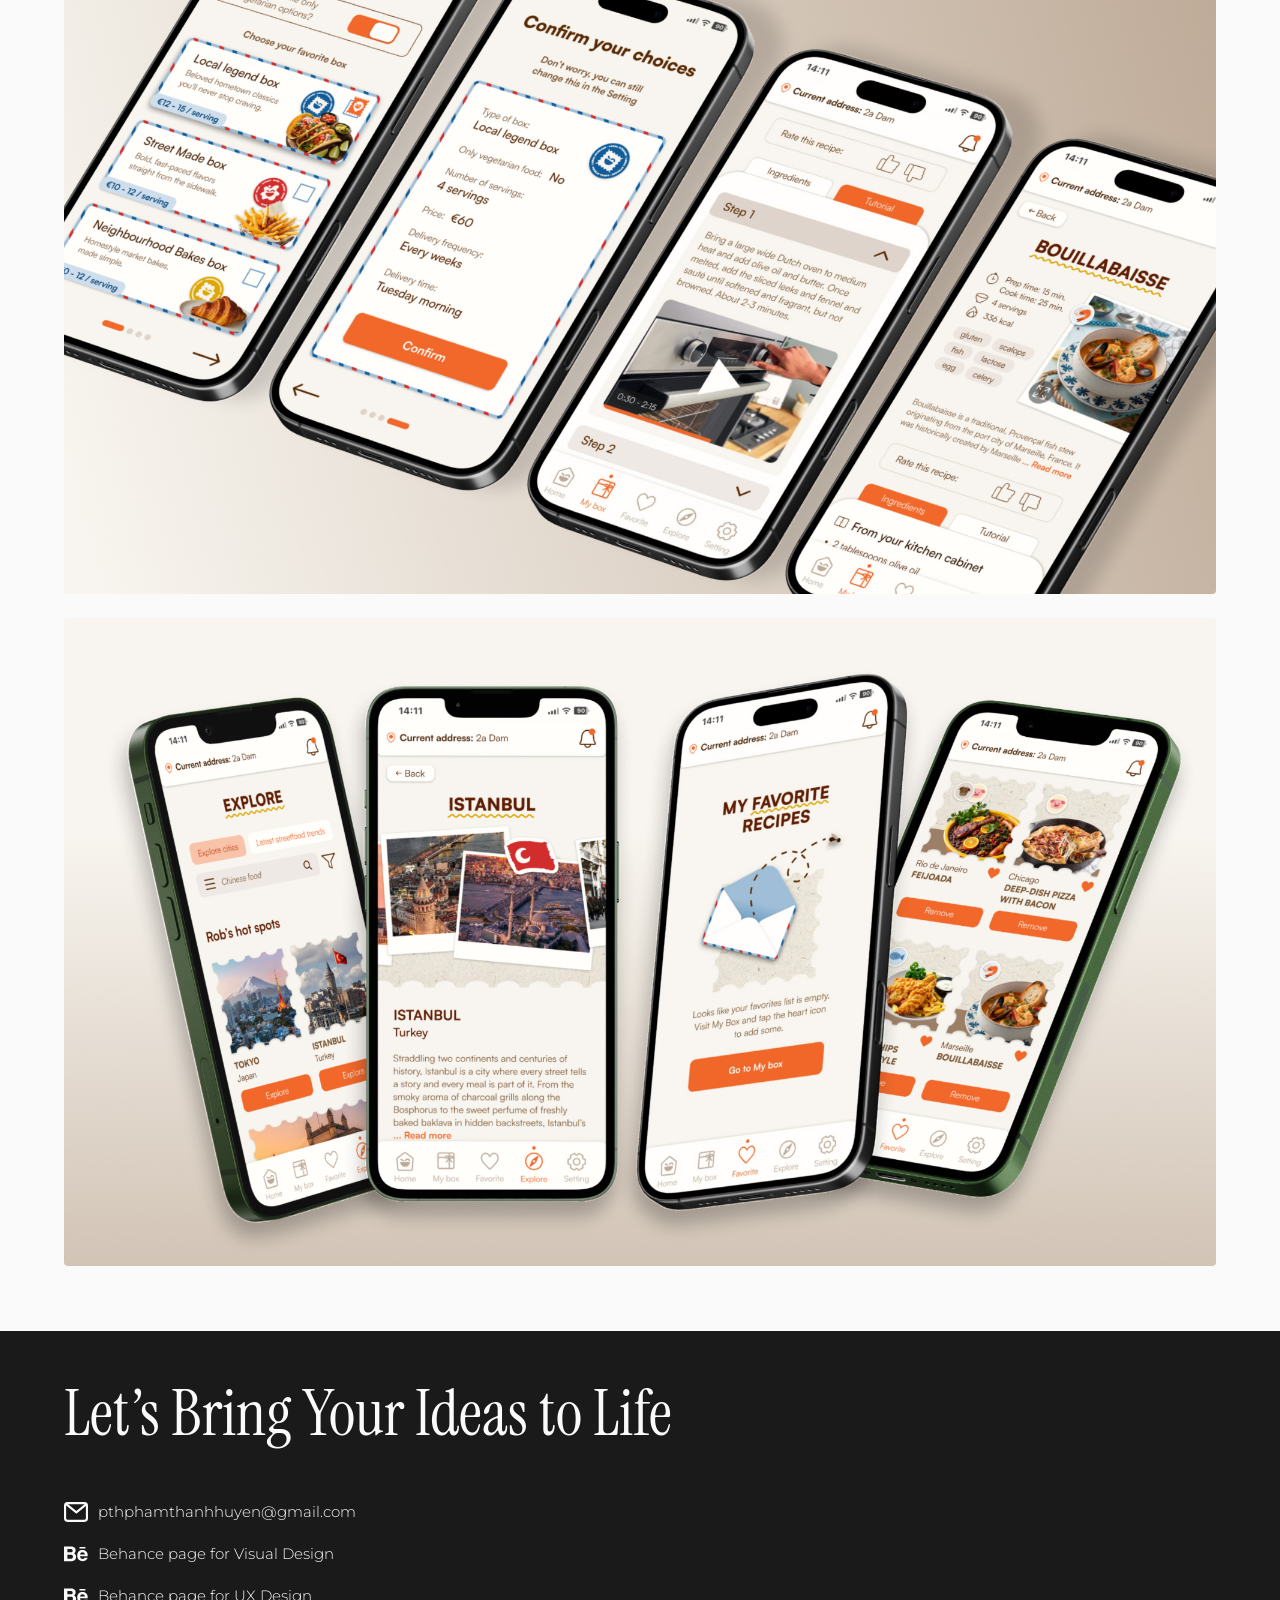
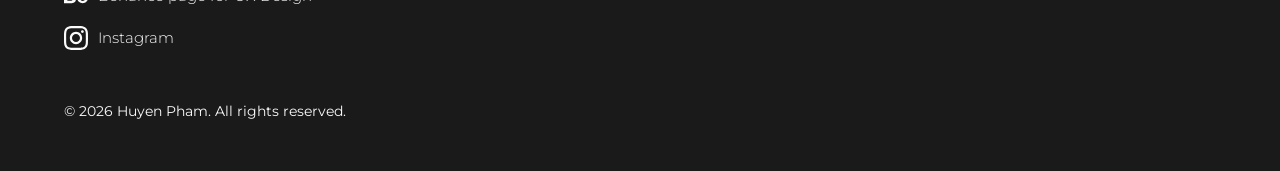
<file: pages/prj_detail_vd/project-detail-vd1.html>
<!DOCTYPE html>
<html lang="en">

<head>
    <meta charset="UTF-8" />
    <meta name="viewport" content="width=device-width, initial-scale=1.0" />
    <link rel="preconnect" href="https://fonts.googleapis.com">
    <link rel="preconnect" href="https://fonts.gstatic.com" crossorigin>
    <link
        href="https://fonts.googleapis.com/css2?family=Instrument+Serif:ital@0;1&family=Montserrat:ital,wght@0,100..900;1,100..900&display=swap"
        rel="stylesheet">
    <!-- <link rel="stylesheet" href="./src/css/reset.css"> -->
    <link rel="stylesheet" href="../../css/reset.css">
    <link rel="stylesheet" href="../../css/style.css">
    <link rel="icon" type="image/svg+xml" href="../../assets/favicon.svg">
    <title>Huyen Pham</title>
</head>

<body>
    <div class="custom-cursor"></div>

    <!-- Navigation -->
    <nav class="navbar">

        <a href="../../index.html#visual-design" class="btn back-to-projects">
            <div class="back">
                <svg xmlns="http://www.w3.org/2000/svg" width="15" height="15" viewBox="0 0 22 22" fill="none">
                    <path d="M20.1667 10.8333H1.5M10.8333 1.5L1.5 10.8333L10.8333 20.1667" stroke="#1E1E1E"
                        stroke-width="3" stroke-linecap="round" stroke-linejoin="round" />
                </svg>
                <p>Back</p>
            </div>
        </a>

        <ul class="nav-links">
            <li><a class="unactive" href="../../index.html">Home</a></li>
            <li><a class="unactive" href="../about.html">About me</a></li>
            <li><a class="unactive" href="../../index.html#contact">Contact</a></li>
        </ul>
    </nav>



    <!-- Section 1: Intro Section -->
    <header class="project-hero">
        <div class="hero-mockup">
            <!-- Replace with your main project mockup image -->
            <img src="../../assets/detail/milesandmeals/0-mockup.png" alt="Project Mockup" class="reveal">
        </div>
        <div class="hero-meta">
            <p class="hero-meta-year">Graphic, UI Design - 2026</p>
            <h1>Miles & Meals</h1>
            <div class="hero-meta-detail">
                <p class="hero-meta-catedes">#visual_identity #mobile_app</p>
                <div class="hero-meta-cateprj">
                    <svg xmlns="http://www.w3.org/2000/svg" width="29" height="33" viewBox="0 0 29 33" fill="none">
                        <path
                            d="M28 27V25H4.5C3.10352 25 1.89844 25.8164 1.33691 27C1.12109 27.4551 1 27.9629 1 28.5C1 30.4336 2.56689 32 4.5 32H28V27Z"
                            stroke="black" stroke-width="2" stroke-linejoin="round" />
                        <path fill-rule="evenodd" clip-rule="evenodd"
                            d="M28 25H4.5C3.10352 25 1.89844 25.8164 1.33691 27H1V5C1 2.79102 2.79102 1 5 1H28V25Z"
                            stroke="black" stroke-width="2" stroke-linejoin="round" />
                        <path d="M17 2.08823L17 11.5L20.5 9.14706L24 11.5L24 1.5" stroke="black" stroke-width="2"
                            stroke-linecap="round" stroke-linejoin="round" />
                    </svg>
                    <p>School Project</p>
                </div>
            </div>

        </div>
    </header>

    <!-- Section 2: Role & Purpose -->
    <section class="project-overview reveal">
        <div class="role-box">
            <h4>My Role</h4>
            <p>Visual Identity Designer<br>Graphic Designer<br>UI/UX Designer</p>
        </div>
        <div class="purpose-box">
            <h4>Project Introduction</h4>
            <p>For this project, I am developing the brand identity and mobile app for a
                fictional company called Miles & Meals. The
                brand is built around the idea: <span style="background-color: #dad4f2;">“Street food. Local stories. At home.”</span> </p>
        </div>
    </section>

    <!-- Section 3: Process -->
    <section class="process-section">
        <div class="container briefing">
            <h2 class="reveal">Briefing</h2>
            <div class="process-grid">
                <div class="process-card reveal">
                    <h4>The Brandboard</h4>
                    <p class="process-text">Our target audience consists of urban adults aged 25–50 with middle to
                        upper‑middle‑class incomes. For the brandboard,
                        the visual direction centers on four core themes: <span style="background-color: #dad4f2;">Traveling, Warm & Welcoming, Out & Social, and
                        Authentic.</span>

                        The main concept draws inspiration from travel culture-postcards, stickers, and old-school
                        delivery boxes-combined with
                        bold, playful colors to evoke a sense of adventure, discovery, and fun.</p>
                </div>
                <div class="process-card reveal">
                    <h4>The Mobile App</h4>
                    <p class="process-text">For the mobile app, I designed an intuitive interface that captures the
                        brand’s playful, adventurous spirit while
                        staying clean and user‑friendly. The goal was to translate the visual identity into a seamless
                        digital
                        experience-balancing bold, expressive branding with clear navigation and practical usability.
                    </p>
                </div>
            </div>
        </div>
        <div class="container final-results">
            <h2 class="reveal">Final Results</h2>
            <div class="process-grid">
                <div class="process-card reveal">
                    <p class="process-text">You can explore the full brandboard and view the mobile app prototype in
                        Figma by clicking the buttons below.</p>
                    <div class="final-results-buttons">
                        <a class="btn final-result-button"
                            href="https://www.figma.com/proto/VvruIQgN3PZpA87VS4tMBB/Miles---Meals-Final?node-id=1-12&p=f&viewport=354%2C463%2C0.09&t=Q8C6xFzfy8jcVAt8-1&scaling=scale-down-width&content-scaling=fixed&page-id=0%3A1"
                            target="_blank" rel="noopener noreferrer">
                            <div class="final-result-button-content">
                                <p>Brandboard</p>
                                <svg xmlns="http://www.w3.org/2000/svg" width="20" height="20" viewBox="0 0 27 27"
                                    fill="none">
                                    <path
                                        d="M21.5 14.8333V22.8333C21.5 23.5406 21.219 24.2189 20.719 24.719C20.2189 25.219 19.5406 25.5 18.8333 25.5H4.16667C3.45942 25.5 2.78115 25.219 2.28105 24.719C1.78095 24.2189 1.5 23.5406 1.5 22.8333V8.16667C1.5 7.45942 1.78095 6.78115 2.28105 6.28105C2.78115 5.78095 3.45942 5.5 4.16667 5.5H12.1667M25.5 9.5V1.5H17.5M25.5 1.5L10.8333 16.1667"
                                        stroke="#fafafa" stroke-width="2" stroke-linecap="round"
                                        stroke-linejoin="round" />
                                </svg>
                            </div>
                        </a>
                        <a class="btn final-result-button"
                            href="https://www.figma.com/proto/VvruIQgN3PZpA87VS4tMBB/Miles---Meals-Final?node-id=1-611&p=f&viewport=217%2C207%2C0.06&t=0GFJHEKYunbbeZxb-1&scaling=scale-down&content-scaling=fixed&starting-point-node-id=1%3A611&show-proto-sidebar=1&page-id=1%3A545"
                            target="_blank" rel="noopener noreferrer">
                            <div class="final-result-button-content">
                                <p>Mobile App Prototype</p>
                                <svg xmlns="http://www.w3.org/2000/svg" width="20" height="20" viewBox="0 0 27 27"
                                    fill="none">
                                    <path
                                        d="M21.5 14.8333V22.8333C21.5 23.5406 21.219 24.2189 20.719 24.719C20.2189 25.219 19.5406 25.5 18.8333 25.5H4.16667C3.45942 25.5 2.78115 25.219 2.28105 24.719C1.78095 24.2189 1.5 23.5406 1.5 22.8333V8.16667C1.5 7.45942 1.78095 6.78115 2.28105 6.28105C2.78115 5.78095 3.45942 5.5 4.16667 5.5H12.1667M25.5 9.5V1.5H17.5M25.5 1.5L10.8333 16.1667"
                                        stroke="#fafafa" stroke-width="2" stroke-linecap="round"
                                        stroke-linejoin="round" />
                                </svg>
                            </div>

                        </a>
                    </div>
                </div>
            </div>
        </div>
    </section>

    <!-- Section 4: Images -->
    <section class="container gallery-section">
        <img src="../../assets/detail/milesandmeals/1-mandm.jpg" alt="Full Width Visual" class="gallery-img reveal">
        <img src="../../assets/detail/milesandmeals/2-mandm-logo.jpg" alt="Full Width Visual"
            class="gallery-img reveal">
        <img src="../../assets/detail/milesandmeals/2.2-mandm-logo-finalize.jpg" alt="Full Width Visual"
            class="gallery-img reveal">
        <img src="../../assets/detail/milesandmeals/3-mandm-boxes.jpg" alt="Full Width Visual"
            class="gallery-img reveal">
        <img src="../../assets/detail/milesandmeals/3.2-mandm-sticker.jpg" alt="Full Width Visual"
            class="gallery-img reveal">
        <img src="../../assets/detail/milesandmeals/4-mandm-cards.jpg" alt="Full Width Visual"
            class="gallery-img reveal">
        <img src="../../assets/detail/milesandmeals/5-mandm-sm.jpg" alt="Full Width Visual" class="gallery-img reveal">
        <img src="../../assets/detail/milesandmeals/6-mandm-mockup1.jpg" alt="Full Width Visual"
            class="gallery-img reveal">
        <img src="../../assets/detail/milesandmeals/7-mandm-mockup2.jpg" alt="Full Width Visual"
            class="gallery-img reveal">
    </section>

    <footer class="site-footer">
        <div class="container footer-content">
            <h2>Let’s Bring Your Ideas to Life</h2>
            <div class="footer-links">
                <a href="mailto:pthphamthanhhuyen@gmail.com">
                    <div class="contact-icon-text">
                        <img class="contact-icon" src="../../assets/logos/email.svg">
                        <p class="contact-text">pthphamthanhhuyen@gmail.com</p>
                    </div>
                </a>
                <a href="https://www.behance.net/thanhhuyenpham2">
                    <div class="contact-icon-text">
                        <img class="contact-icon" src="../../assets/logos/behance.svg">
                        <p class="contact-text">Behance page for Visual Design</p>
                    </div>
                </a>
                <a href="https://www.behance.net/huyenpham45">
                    <div class="contact-icon-text">
                        <img class="contact-icon" src="../../assets/logos/behance.svg">
                        <p class="contact-text">Behance page for UX Design</p>
                    </div>
                </a>
                <a href="https://www.instagram.com/bongngoive/">
                    <div class="contact-icon-text">
                        <img class="contact-icon" src="../../assets/logos/instagram.svg">
                        <p class="contact-text">Instagram</p>
                    </div>
                </a>
            </div>
            <p class="footer-copy">&copy; 2026 Huyen Pham. All rights reserved.</p>
        </div>
    </footer>

    <script>
        // Simple reveal animation logic
        const observer = new IntersectionObserver((entries) => {
            entries.forEach(entry => {
                if (entry.isIntersecting) {
                    entry.target.classList.add('active');
                }
            });
        }, { threshold: 0.1 });

        document.querySelectorAll('.reveal').forEach(el => observer.observe(el));
    </script>
    <script src="../../js/script.js"></script>
</body>

</html>
</file>
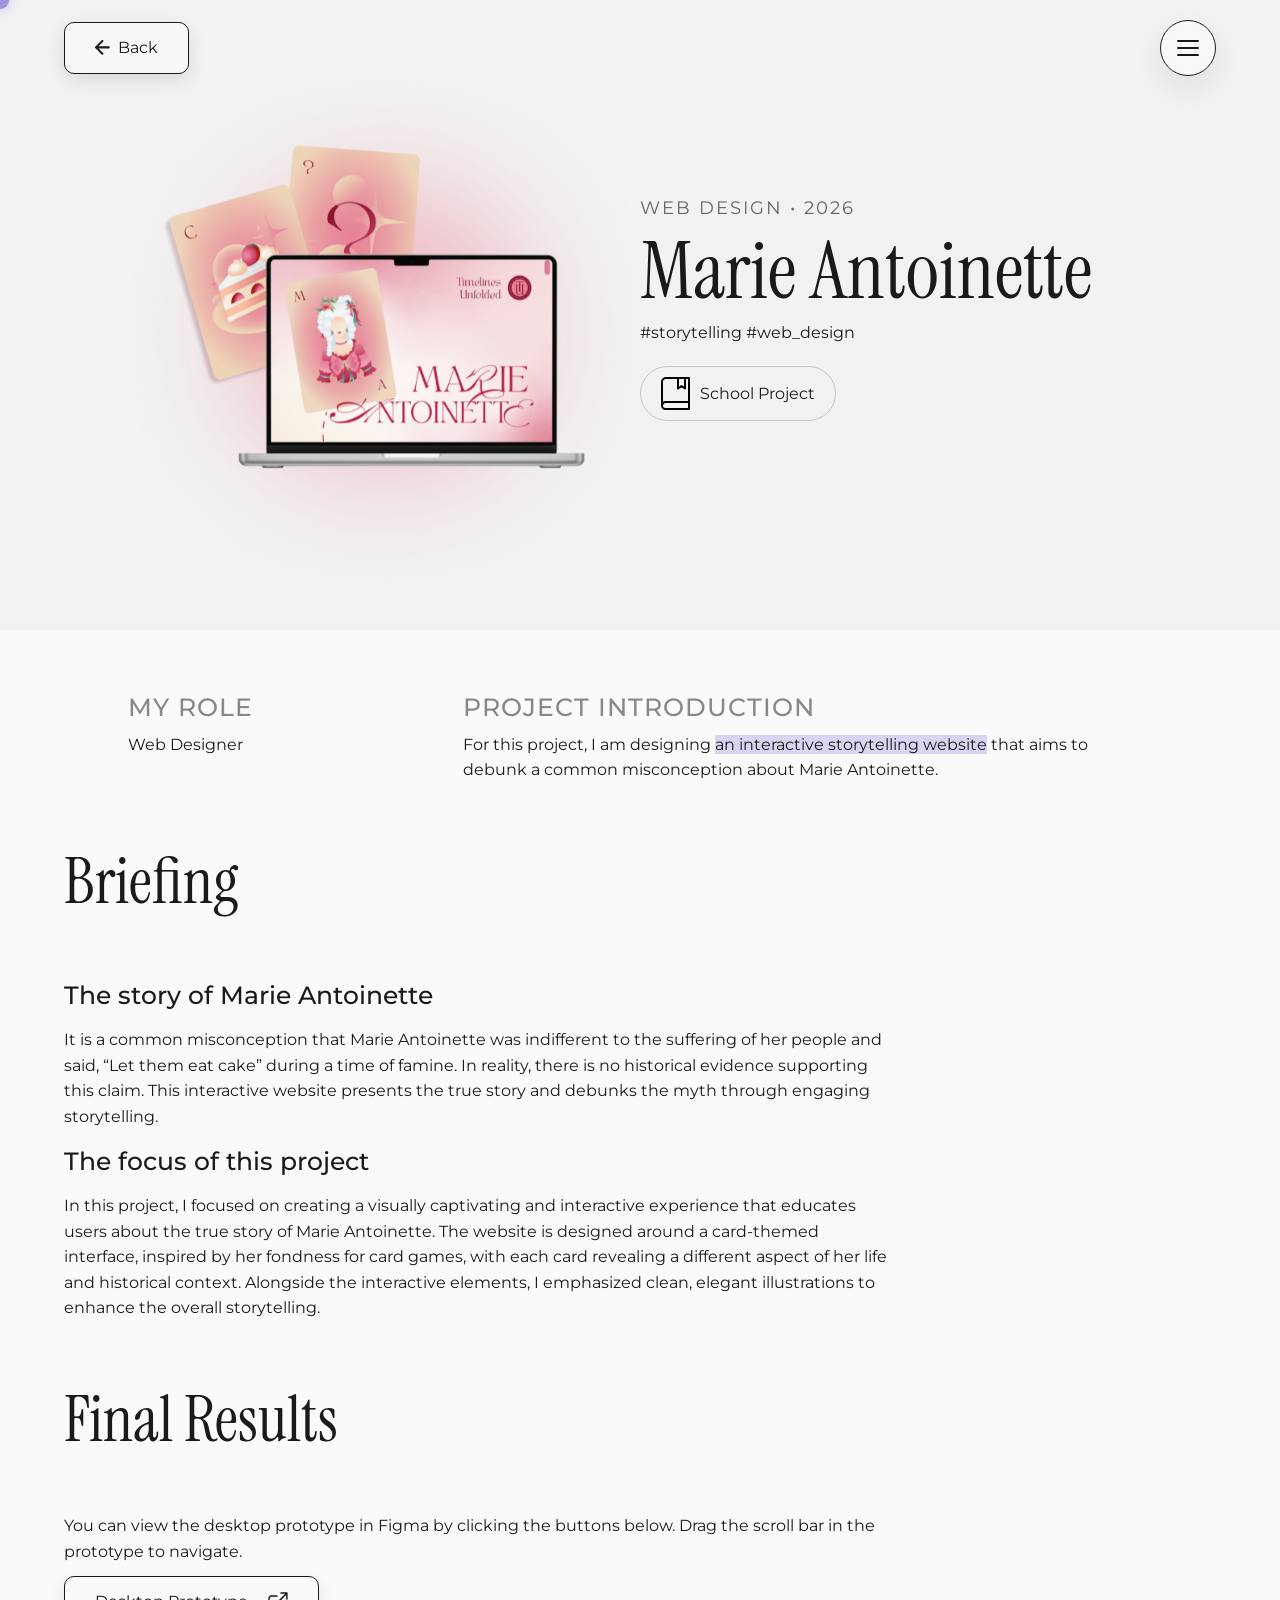
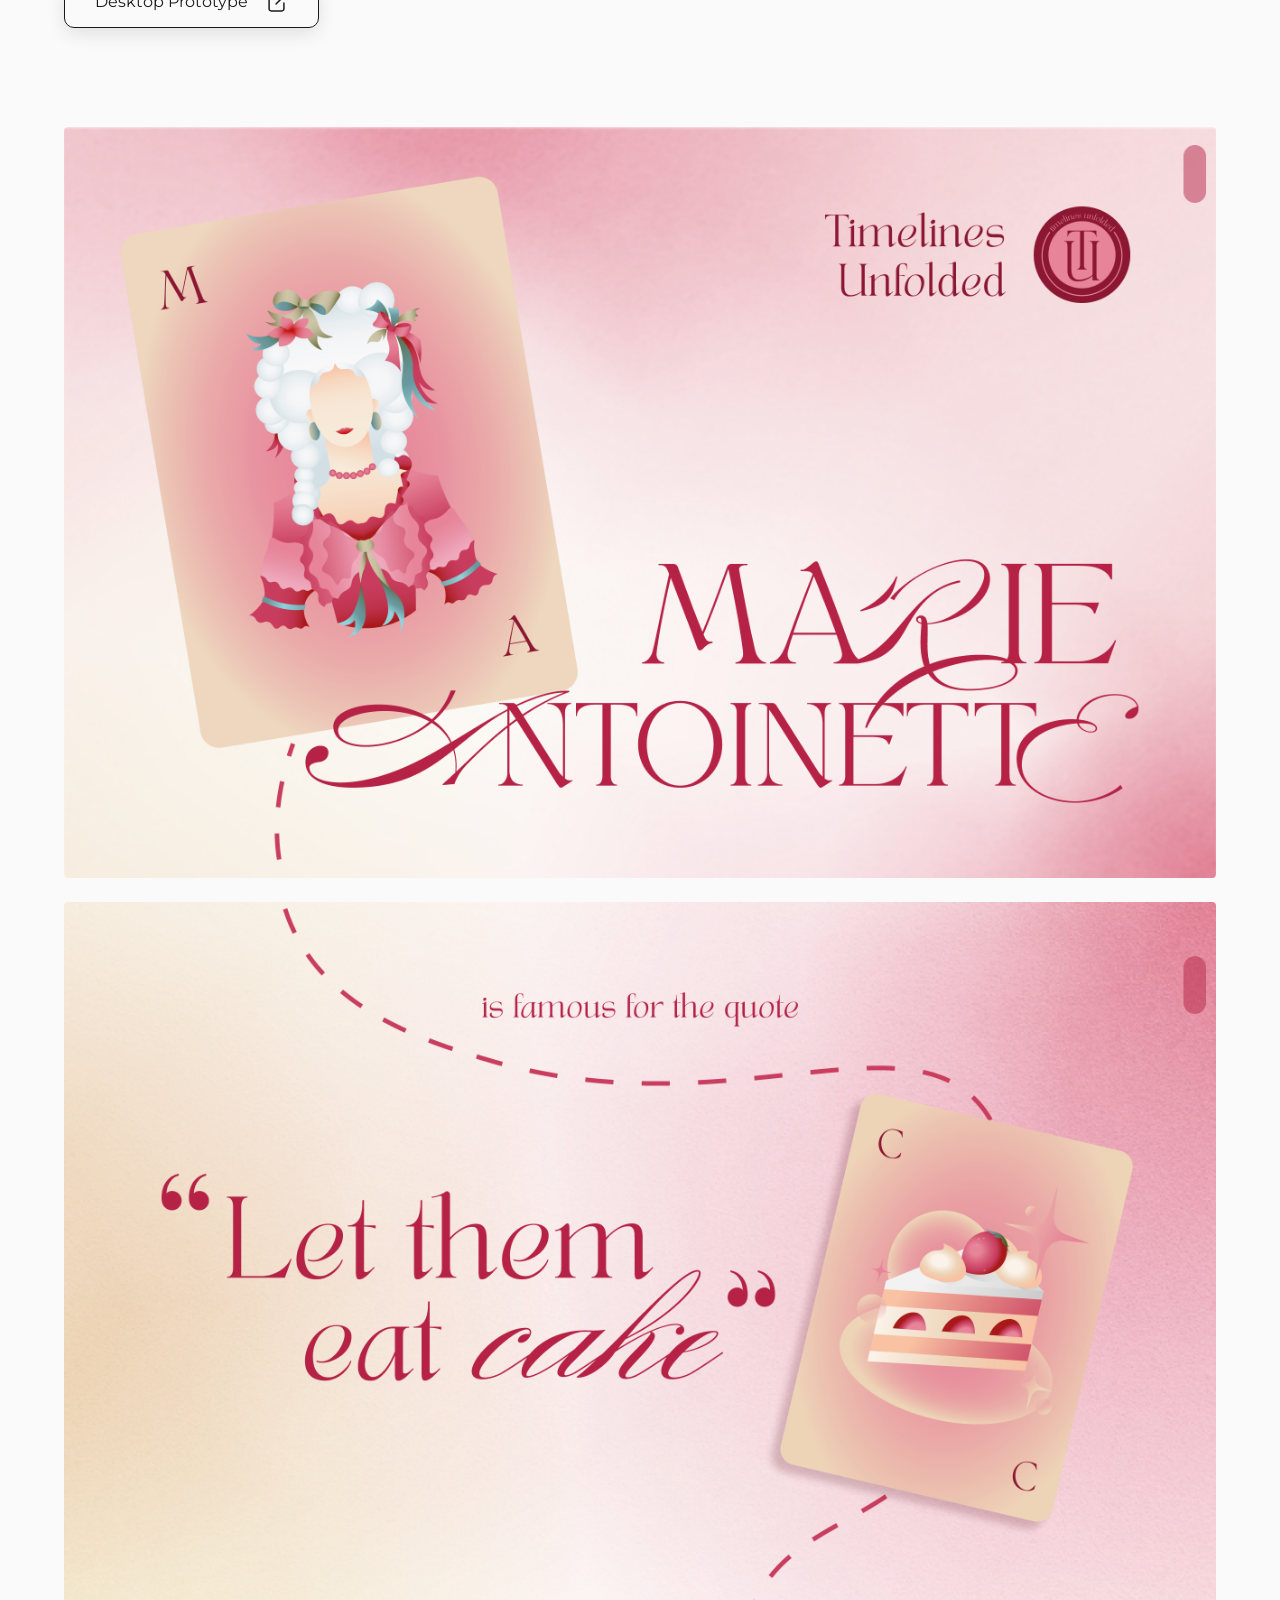
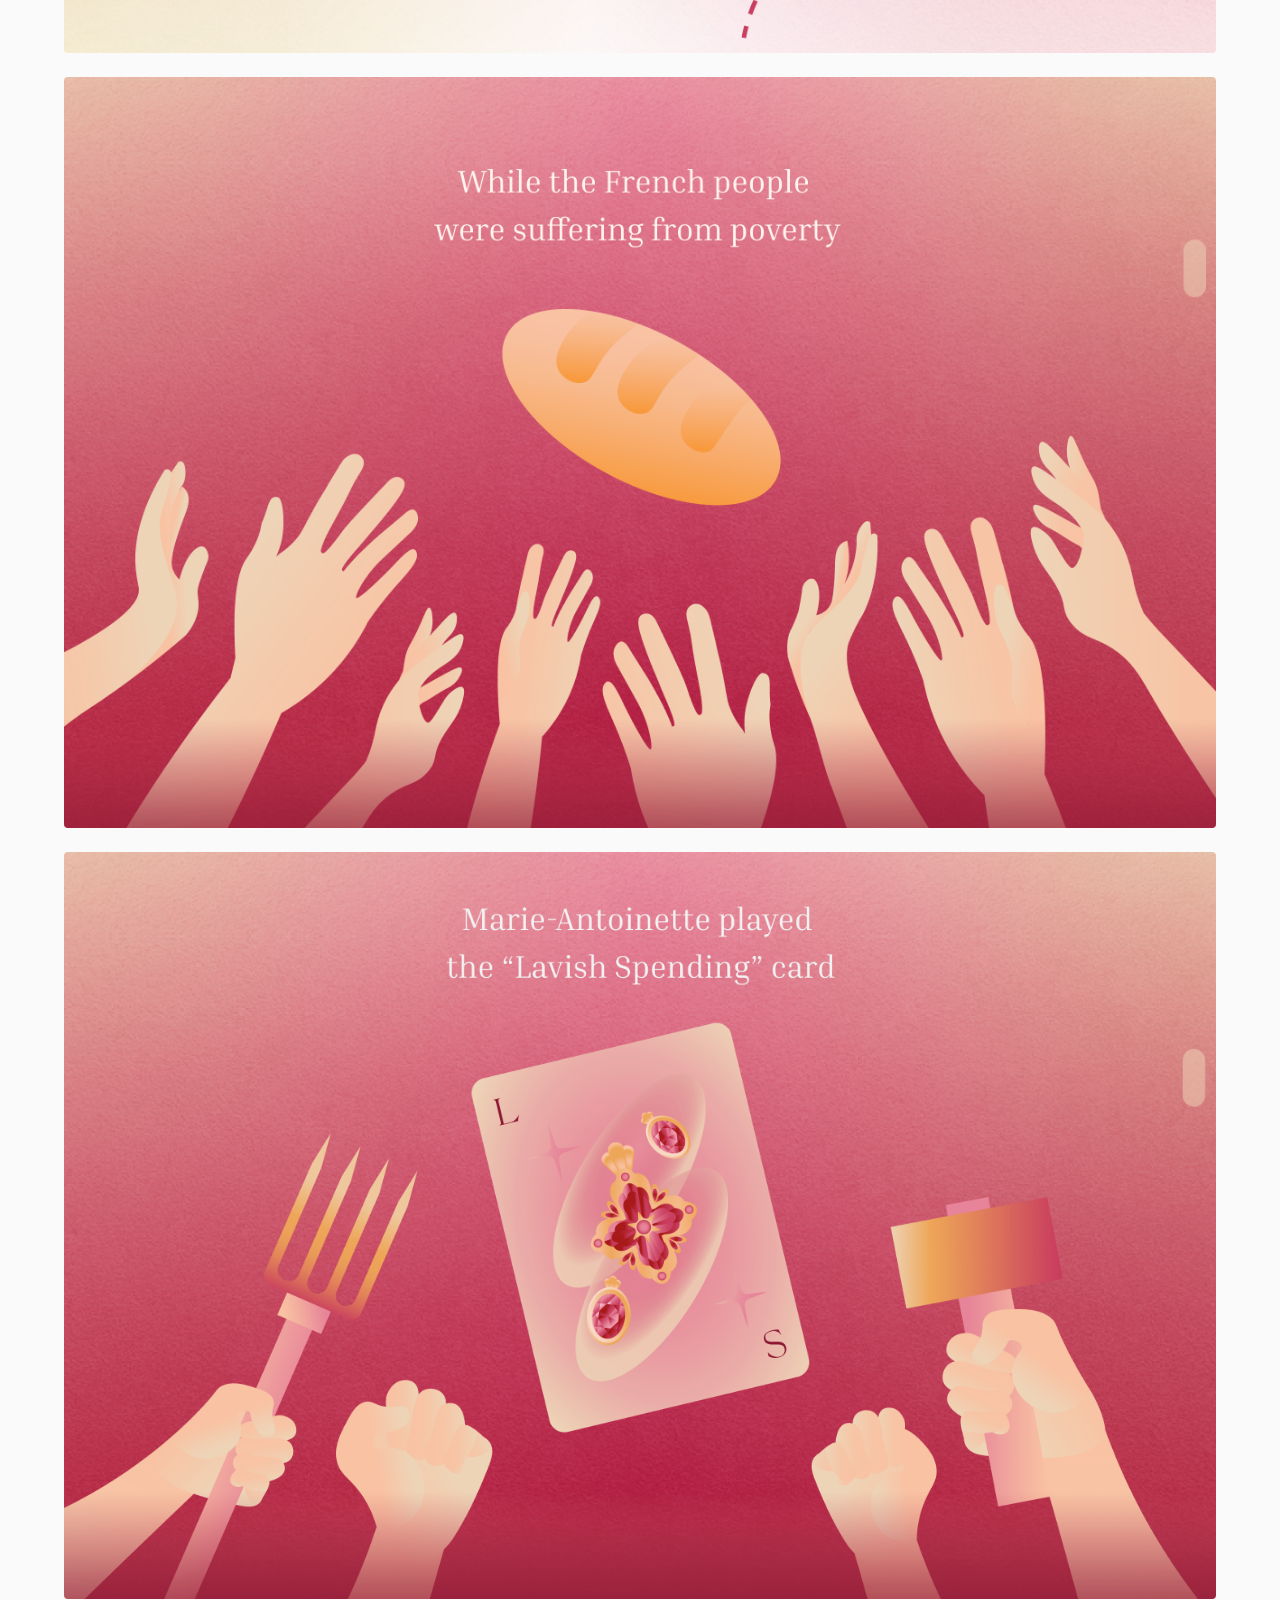
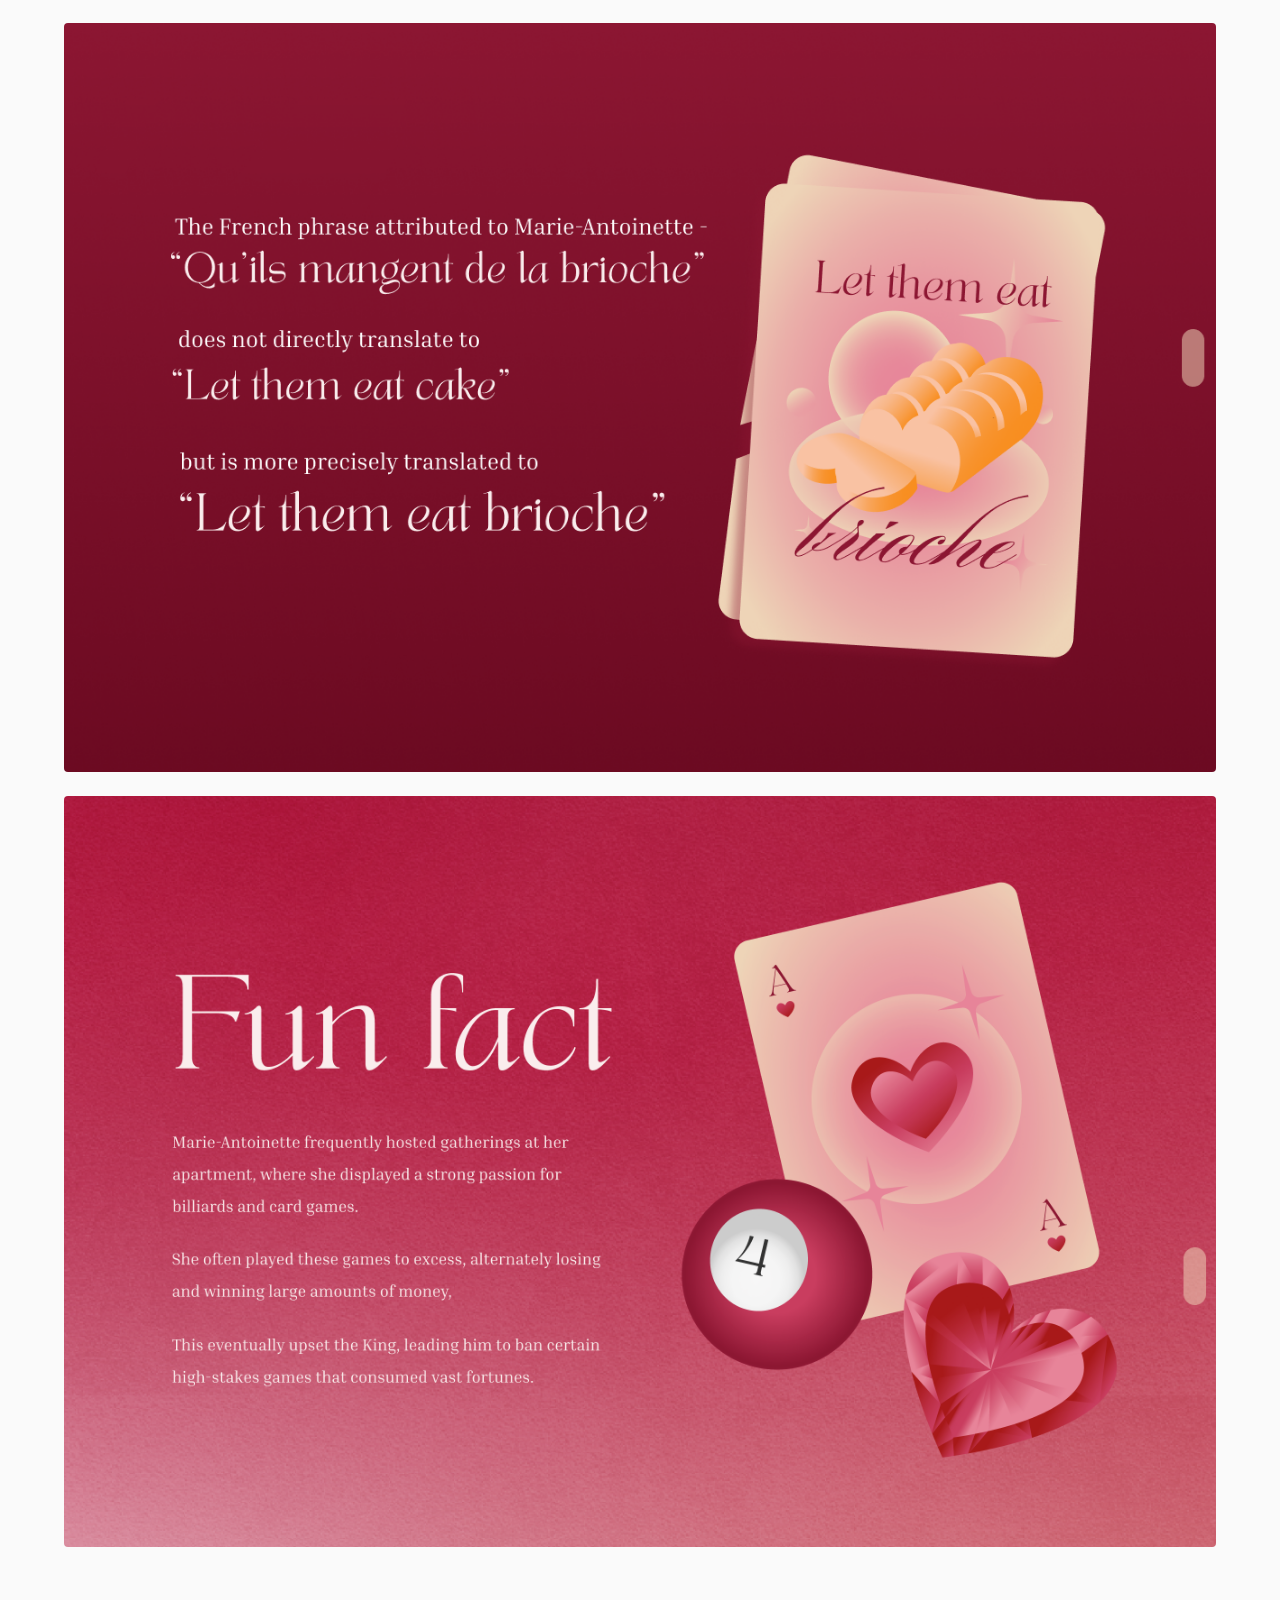
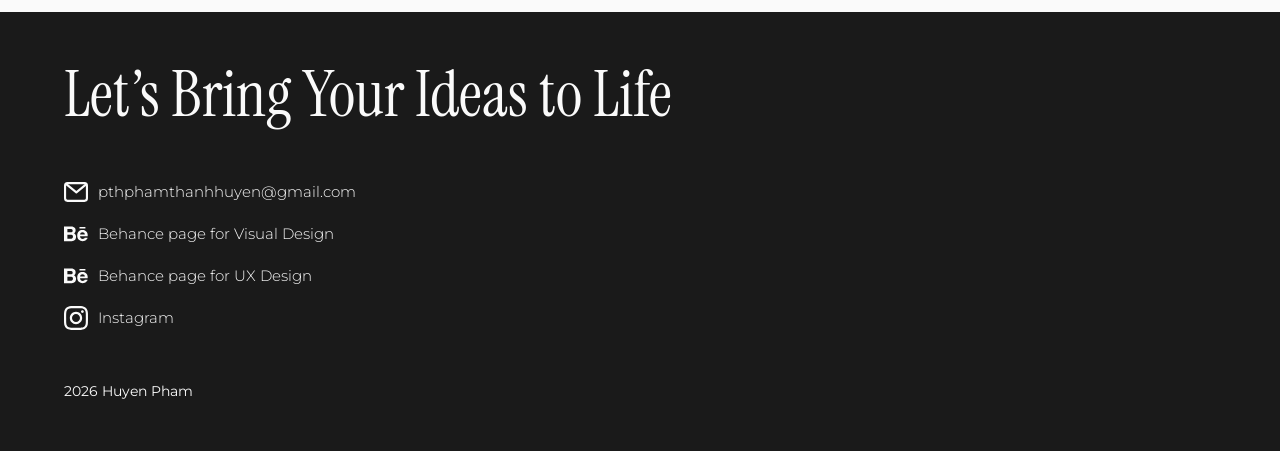
<file: pages/prj_detail_vd/project-detail-vd2.html>
<!DOCTYPE html>
<html lang="en">

<head>
    <meta charset="UTF-8" />
    <meta name="viewport" content="width=device-width, initial-scale=1.0" />
    <link rel="preconnect" href="https://fonts.googleapis.com">
    <link rel="preconnect" href="https://fonts.gstatic.com" crossorigin>
    <link
        href="https://fonts.googleapis.com/css2?family=Instrument+Serif:ital@0;1&family=Montserrat:ital,wght@0,100..900;1,100..900&display=swap"
        rel="stylesheet">
    <!-- <link rel="stylesheet" href="./src/css/reset.css"> -->
    <link rel="stylesheet" href="../../css/reset.css">
    <link rel="stylesheet" href="../../css/style.css">
    <link rel="icon" type="image/svg+xml" href="../../assets/favicon.svg">
    <title>Huyen Pham</title>
</head>

<body>
    <div class="custom-cursor"></div>

    <!-- Navigation -->
    <nav class="navbar">
        <a href="../../index.html#visual-design" class="btn back-to-projects">
            <div class="back">
                <svg xmlns="http://www.w3.org/2000/svg" width="15" height="15" viewBox="0 0 22 22" fill="none">
                    <path d="M20.1667 10.8333H1.5M10.8333 1.5L1.5 10.8333L10.8333 20.1667" stroke="#1E1E1E" stroke-width="3"
                        stroke-linecap="round" stroke-linejoin="round" />
                </svg>
                <p>Back</p>
            </div>
        </a>

        <ul class="nav-links">
            <li><a class="unactive" href="../../index.html">Home</a></li>
            <li><a class="unactive" href="../about.html">About me</a></li>
            <li><a class="unactive" href="../../index.html#contact">Contact</a></li>
        </ul>
    </nav>

    <!-- Section 1: Intro Section -->
    <header class="project-hero">
        <div class="hero-mockup">
            <!-- Replace with your main project mockup image -->
            <img src="../../assets/detail/marie/0-mockup.png" alt="Project Mockup" class="reveal">
        </div>
        <div class="hero-meta">
            <p class="hero-meta-year">Web Design • 2026</p>
            <h1>Marie Antoinette</h1>
            <div class="hero-meta-detail">
                <p class="hero-meta-catedes">#storytelling #web_design</p>
                <div class="hero-meta-cateprj">
                    <svg xmlns="http://www.w3.org/2000/svg" width="29" height="33" viewBox="0 0 29 33" fill="none">
                        <path
                            d="M28 27V25H4.5C3.10352 25 1.89844 25.8164 1.33691 27C1.12109 27.4551 1 27.9629 1 28.5C1 30.4336 2.56689 32 4.5 32H28V27Z"
                            stroke="black" stroke-width="2" stroke-linejoin="round" />
                        <path fill-rule="evenodd" clip-rule="evenodd"
                            d="M28 25H4.5C3.10352 25 1.89844 25.8164 1.33691 27H1V5C1 2.79102 2.79102 1 5 1H28V25Z"
                            stroke="black" stroke-width="2" stroke-linejoin="round" />
                        <path d="M17 2.08823L17 11.5L20.5 9.14706L24 11.5L24 1.5" stroke="black" stroke-width="2"
                            stroke-linecap="round" stroke-linejoin="round" />
                    </svg>
                    <p>School Project</p>
                </div>
            </div>

        </div>
    </header>

    <!-- Section 2: Role & Purpose -->
    <section class="project-overview reveal">
        <div class="role-box">
            <h4>My Role</h4>
            <p>Web Designer</p>
        </div>
        <div class="purpose-box">
            <h4>Project Introduction</h4>
            <p>For this project, I am designing <span style="background-color: #dad4f2;">an interactive storytelling website</span> that aims to debunk a common
                misconception about
                Marie Antoinette.  </p>
        </div>
    </section>

    <!-- Section 3: Process -->
    <section class="process-section">
        <div class="container briefing">
            <h2 class="reveal">Briefing</h2>
            <div class="process-grid">
                <div class="process-card reveal">
                    <h4>The story of Marie Antoinette</h4>
                    <p class="process-text">It is a common misconception that Marie Antoinette was indifferent to the
                        suffering of her people and said, “Let them
                        eat cake” during a time of famine. In reality, there is no historical evidence supporting this
                        claim. This interactive
                        website presents the true story and debunks the myth through engaging storytelling.</p>
                </div>
                <div class="process-card reveal">
                    <h4>The focus of this project</h4>
                    <p class="process-text">In this project, I focused on creating a visually captivating and
                        interactive experience that educates users about the
                        true story of Marie Antoinette. The website is designed around a card‑themed interface, inspired
                        by her fondness for
                        card games, with each card revealing a different aspect of her life and historical context.
                        Alongside the interactive
                        elements, I emphasized clean, elegant illustrations to enhance the overall storytelling.
                    </p>
                </div>
            </div>
        </div>
        <div class="container final-results">
            <h2 class="reveal">Final Results</h2>
            <div class="process-grid">
                <div class="process-card reveal">
                    <p class="process-text">You can view the desktop prototype in
                        Figma by clicking the buttons below. Drag the scroll bar in the prototype to navigate.</p>
                    <div class="final-results-buttons">
                        <a class="btn final-result-button" href="https://www.figma.com/proto/8ymdbvcZTT0OerxSbkapVh/1DEV_phamHuyen_VD2_Factcheck?node-id=4-3359&viewport=33%2C308%2C0.05&t=64j34bCYbBcBNp6L-1&scaling=scale-down&content-scaling=fixed&starting-point-node-id=4%3A3359&page-id=0%3A1" target="_blank" rel="noopener noreferrer">
                            <div class="final-result-button-content">
                                <p>Desktop Prototype</p>
                                <svg xmlns="http://www.w3.org/2000/svg" width="20" height="20" viewBox="0 0 27 27"
                                    fill="none">
                                    <path
                                        d="M21.5 14.8333V22.8333C21.5 23.5406 21.219 24.2189 20.719 24.719C20.2189 25.219 19.5406 25.5 18.8333 25.5H4.16667C3.45942 25.5 2.78115 25.219 2.28105 24.719C1.78095 24.2189 1.5 23.5406 1.5 22.8333V8.16667C1.5 7.45942 1.78095 6.78115 2.28105 6.28105C2.78115 5.78095 3.45942 5.5 4.16667 5.5H12.1667M25.5 9.5V1.5H17.5M25.5 1.5L10.8333 16.1667"
                                        stroke="#fafafa" stroke-width="2" stroke-linecap="round"
                                        stroke-linejoin="round" />
                                </svg>
                            </div>

                        </a>
                    </div>
                </div>
            </div>
        </div>
    </section>

    <!-- Section 4: Images -->
    <section class="container gallery-section">
        <img src="../../assets/detail/marie/1.hi.png" alt="Full Width Visual" class="gallery-img reveal">
        <img src="../../assets/detail/marie/2.intro.png" alt="Full Width Visual" class="gallery-img reveal">
        <img src="../../assets/detail/marie/3.bread.png" alt="Full Width Visual" class="gallery-img reveal">
        <img src="../../assets/detail/marie/3.2.lavish.png" alt="Full Width Visual" class="gallery-img reveal">
        <img src="../../assets/detail/marie/4.translate.png" alt="Full Width Visual" class="gallery-img reveal">
        <img src="../../assets/detail/marie/5.end.png" alt="Full Width Visual" class="gallery-img reveal">
    </section>

    <footer class="site-footer">
        <div class="container footer-content">
            <h2>Let’s Bring Your Ideas to Life</h2>
            <div class="footer-links">
                <a href="mailto:pthphamthanhhuyen@gmail.com">
                    <div class="contact-icon-text">
                        <img class="contact-icon" src="../../assets/logos/email.svg">
                        <p class="contact-text">pthphamthanhhuyen@gmail.com</p>
                    </div>
                </a>
                <a href="https://www.behance.net/thanhhuyenpham2">
                    <div class="contact-icon-text">
                        <img class="contact-icon" src="../../assets/logos/behance.svg">
                        <p class="contact-text">Behance page for Visual Design</p>
                    </div>
                </a>
                <a href="https://www.behance.net/huyenpham45">
                    <div class="contact-icon-text">
                        <img class="contact-icon" src="../../assets/logos/behance.svg">
                        <p class="contact-text">Behance page for UX Design</p>
                    </div>
                </a>
                <a href="https://www.instagram.com/bongngoive/">
                    <div class="contact-icon-text">
                        <img class="contact-icon" src="../../assets/logos/instagram.svg">
                        <p class="contact-text">Instagram</p>
                    </div>
                </a>
            </div>
            <p class="footer-copy">2026 Huyen Pham</p>
        </div>
    </footer>

    <script>
        // Simple reveal animation logic
        const observer = new IntersectionObserver((entries) => {
            entries.forEach(entry => {
                if (entry.isIntersecting) {
                    entry.target.classList.add('active');
                }
            });
        }, { threshold: 0.1 });

        document.querySelectorAll('.reveal').forEach(el => observer.observe(el));
    </script>
    <script src="../../js/script.js"></script>
</body>

</html>
</file>
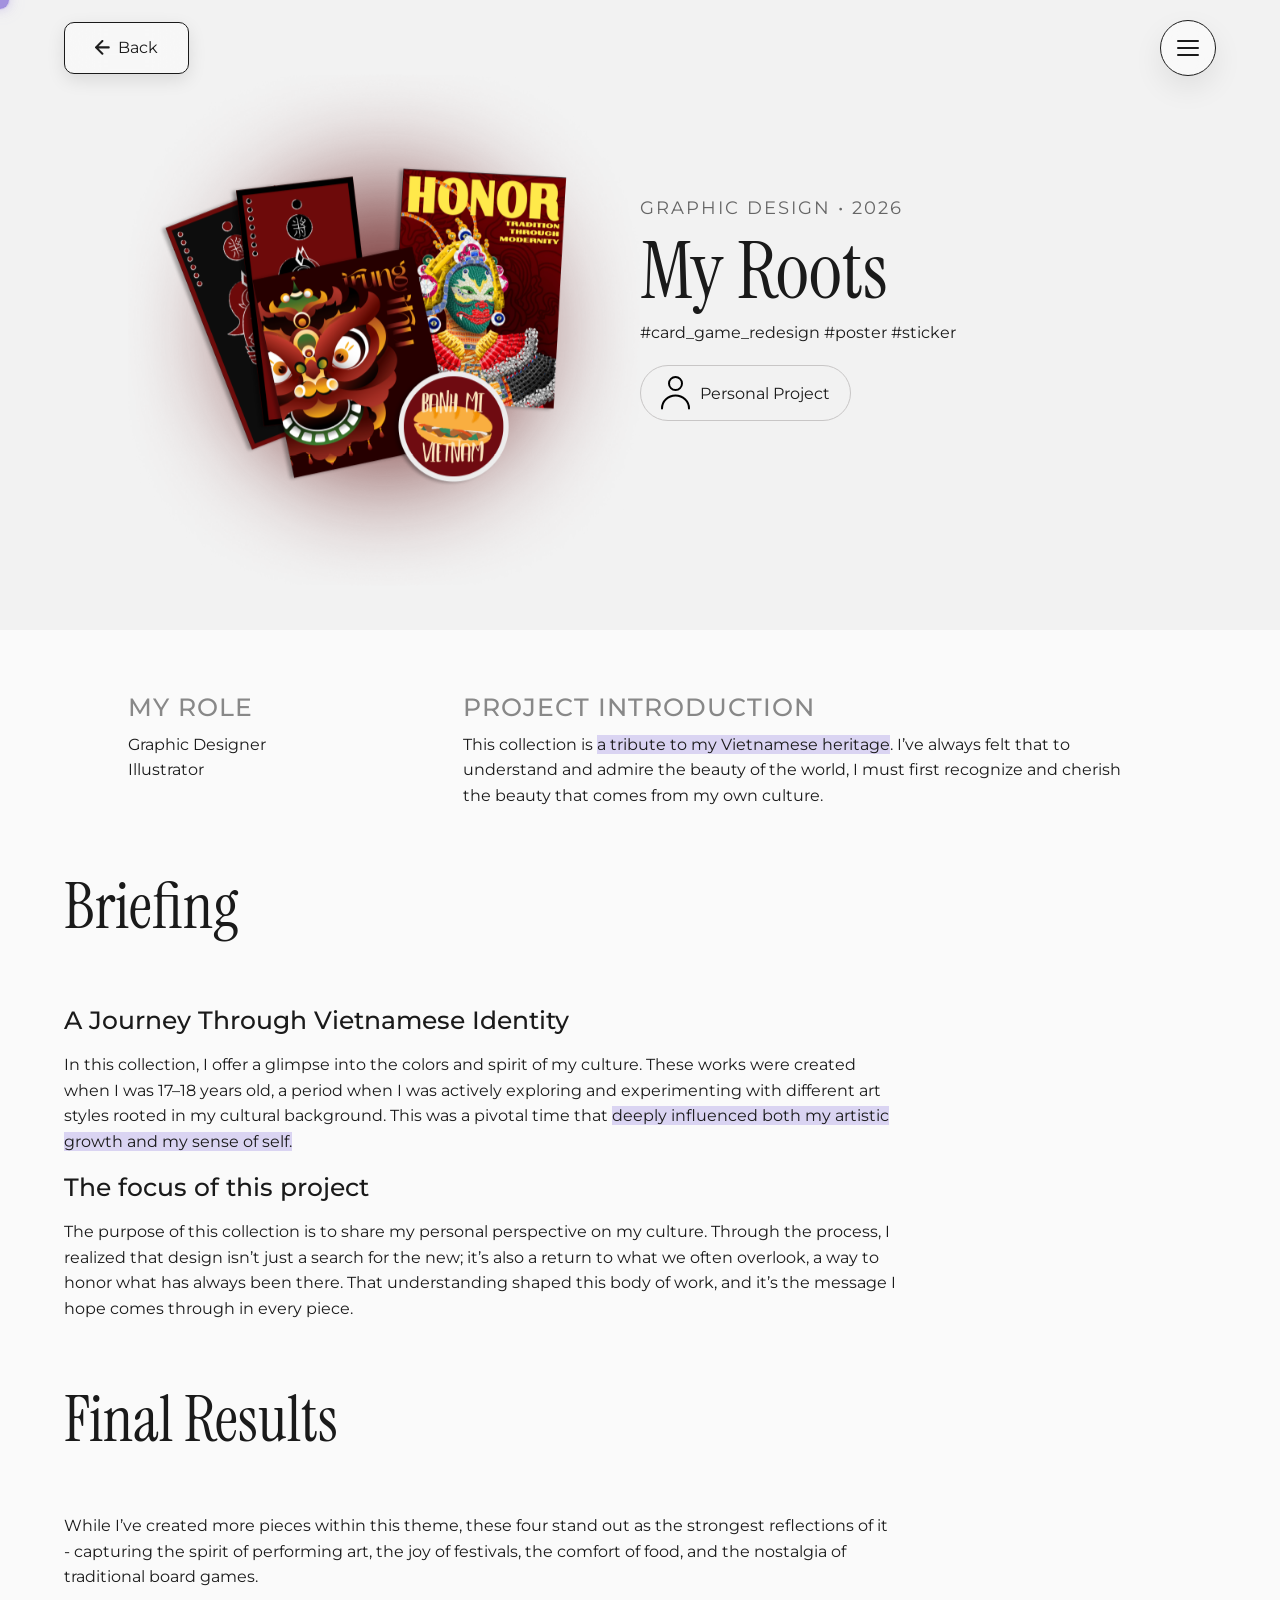
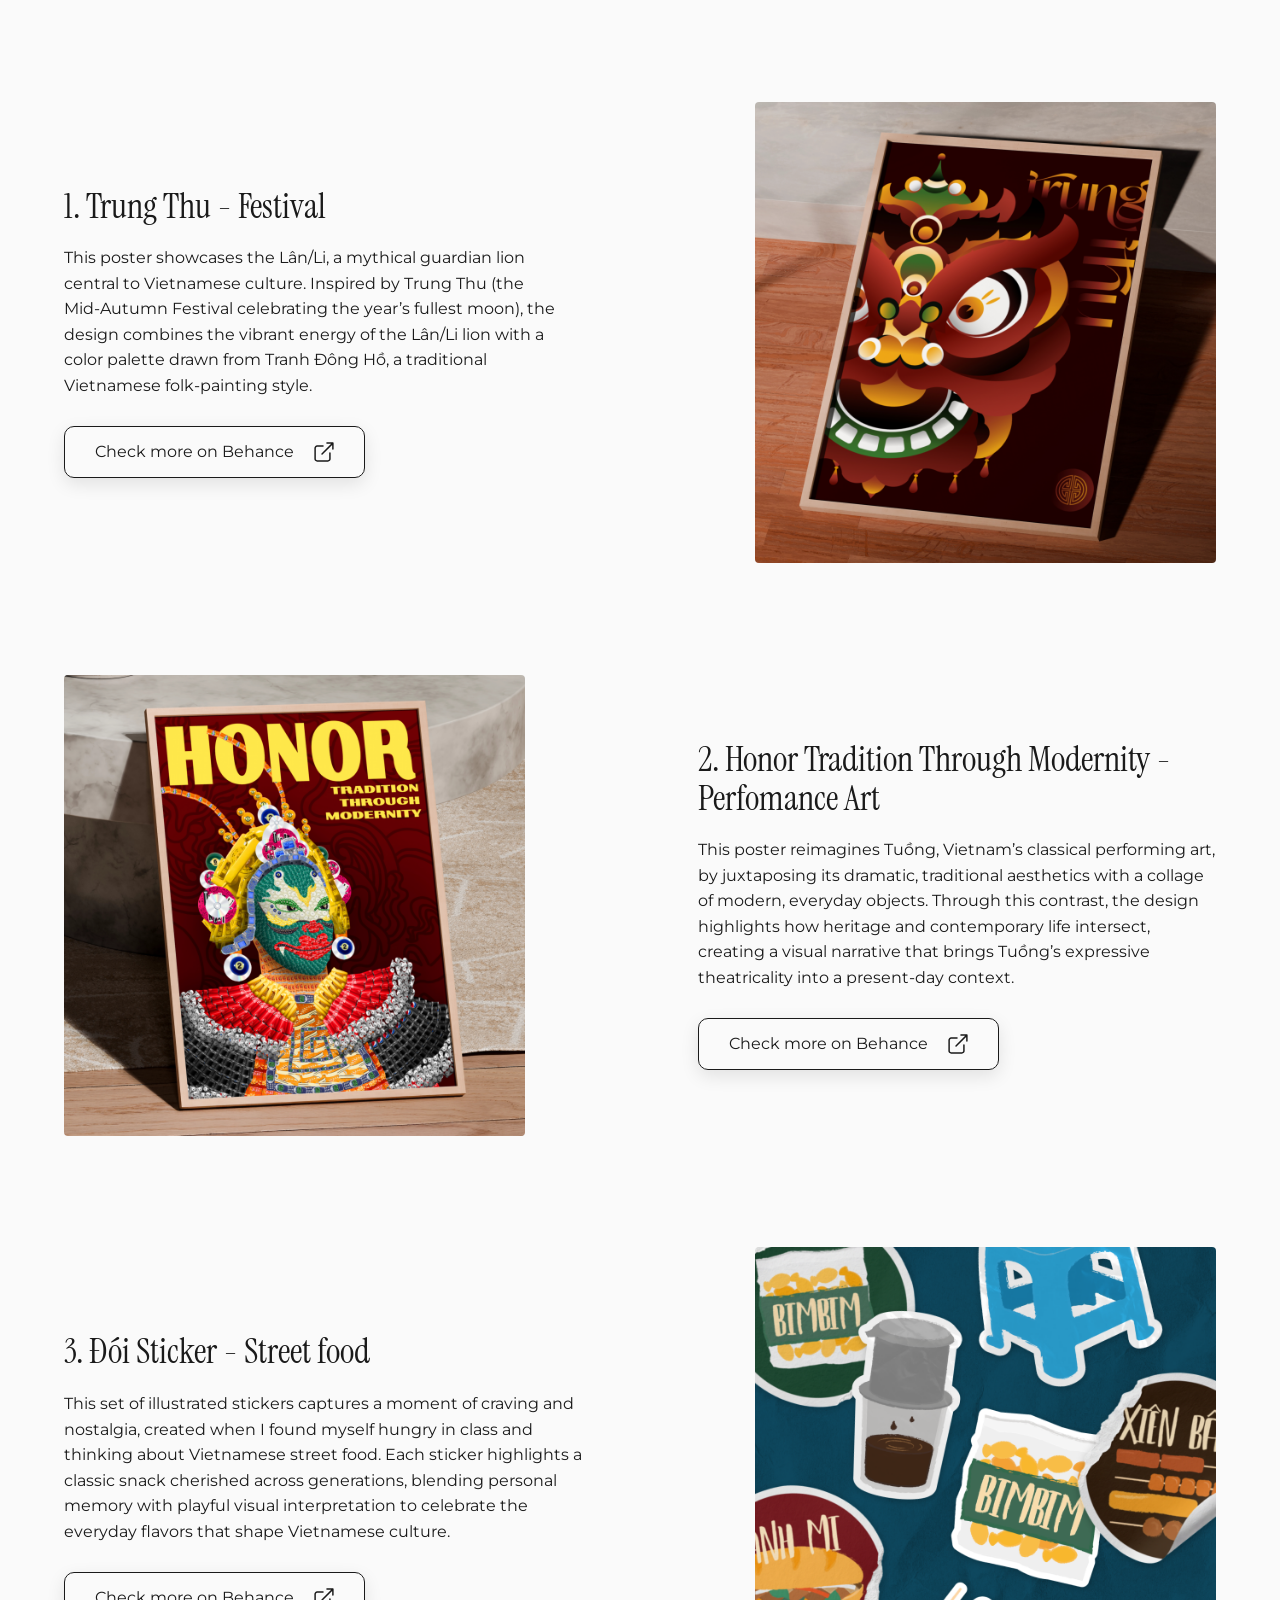
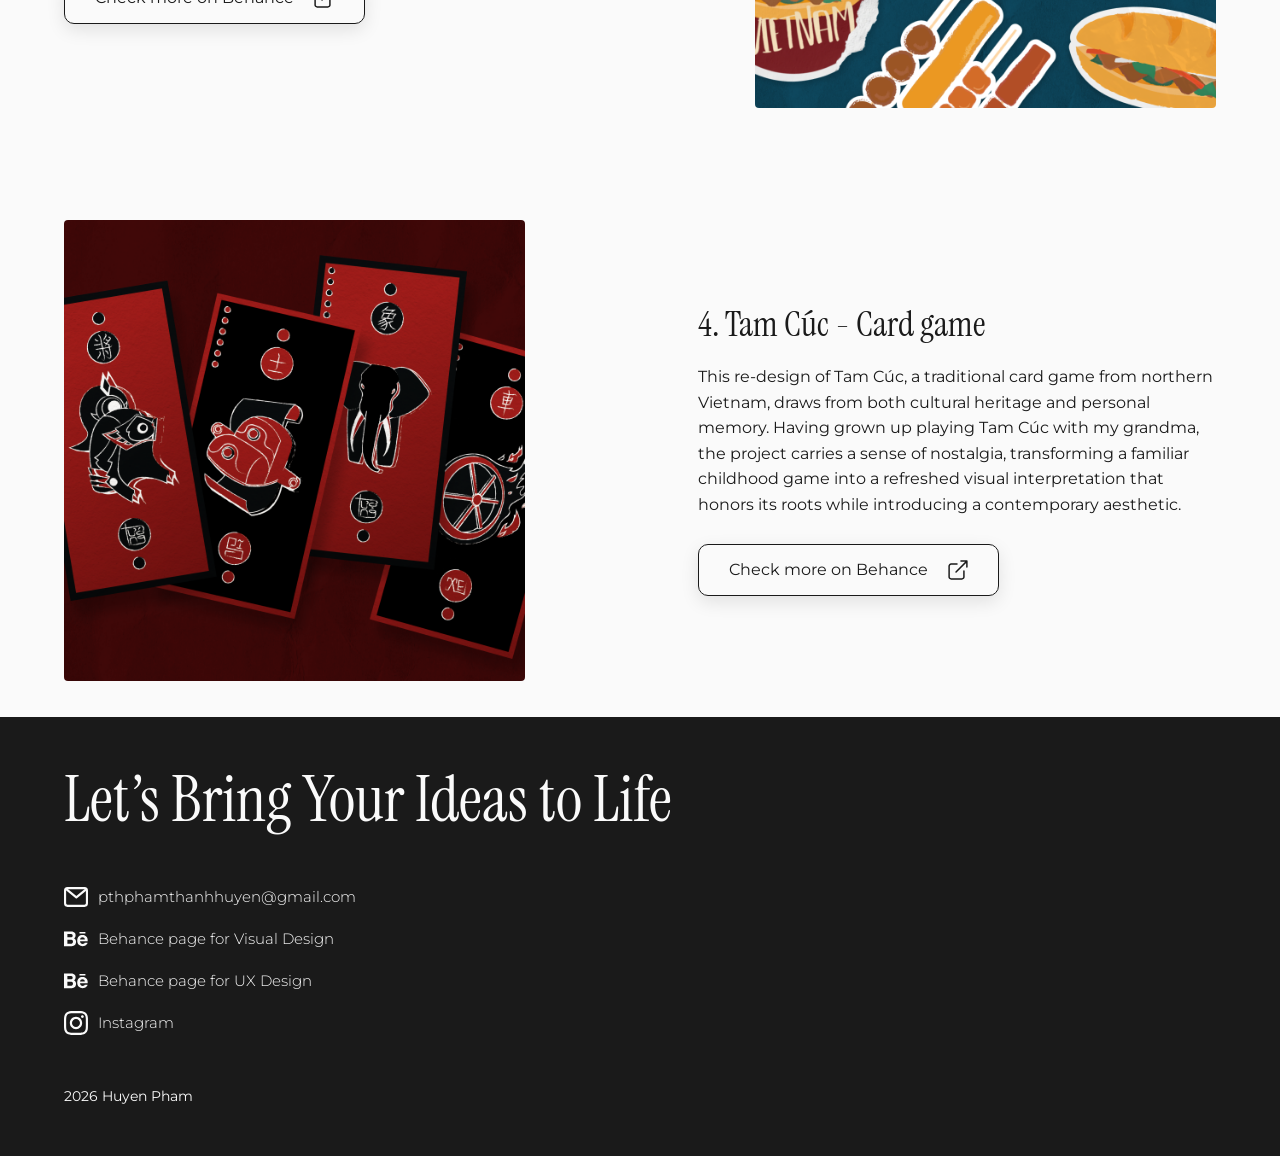
<file: pages/prj_detail_vd/project-detail-vd4.html>
<!DOCTYPE html>
<html lang="en">

<head>
    <meta charset="UTF-8" />
    <meta name="viewport" content="width=device-width, initial-scale=1.0" />
    <link rel="preconnect" href="https://fonts.googleapis.com">
    <link rel="preconnect" href="https://fonts.gstatic.com" crossorigin>
    <link
        href="https://fonts.googleapis.com/css2?family=Instrument+Serif:ital@0;1&family=Montserrat:ital,wght@0,100..900;1,100..900&display=swap"
        rel="stylesheet">
    <!-- <link rel="stylesheet" href="./src/css/reset.css"> -->
    <link rel="stylesheet" href="../../css/reset.css">
    <link rel="stylesheet" href="../../css/style.css">
    <link rel="icon" type="image/svg+xml" href="../../assets/favicon.svg">
    <title>Huyen Pham</title>
</head>

<body>
    <div class="custom-cursor"></div>

    <!-- Navigation -->
    <nav class="navbar">
        <a href="../../index.html#visual-design" class="btn back-to-projects">
            <div class="back">
                <svg xmlns="http://www.w3.org/2000/svg" width="15" height="15" viewBox="0 0 22 22" fill="none">
                    <path d="M20.1667 10.8333H1.5M10.8333 1.5L1.5 10.8333L10.8333 20.1667" stroke="#1E1E1E"
                        stroke-width="3" stroke-linecap="round" stroke-linejoin="round" />
                </svg>
                <p>Back</p>
            </div>
        </a>

        <ul class="nav-links">
            <li><a class="unactive" href="../../index.html">Home</a></li>
            <li><a class="unactive" href="../about.html">About me</a></li>
            <li><a class="unactive" href="../../index.html#contact">Contact</a></li>
        </ul>
    </nav>

    <!-- Section 1: Intro Section -->
    <header class="project-hero">
        <div class="hero-mockup">
            <!-- Replace with your main project mockup image -->
            <img src="../../assets/detail/my-roots/0-mockup.png" alt="Project Mockup" class="reveal">
        </div>
        <div class="hero-meta">
            <p class="hero-meta-year">Graphic Design • 2026</p>
            <h1>My Roots</h1>
            <div class="hero-meta-detail">
                <p class="hero-meta-catedes">#card_game_redesign #poster #sticker</p>
                <div class="hero-meta-cateprj">
                    <svg xmlns="http://www.w3.org/2000/svg" width="29" height="34" viewBox="0 0 29 34" fill="none">
                        <path
                            d="M14.5 14C18.0899 14 21 11.0899 21 7.5C21 3.91015 18.0899 1 14.5 1C10.9101 1 8 3.91015 8 7.5C8 11.0899 10.9101 14 14.5 14Z"
                            stroke="black" stroke-width="2" stroke-linecap="round" stroke-linejoin="round" />
                        <path d="M28 32.5C28 25.3203 21.9558 19.5 14.5 19.5C7.04416 19.5 1 25.3203 1 32.5"
                            stroke="black" stroke-width="2" stroke-linecap="round" />
                    </svg>
                    <p>Personal Project</p>
                </div>
            </div>

        </div>
    </header>

    <!-- Section 2: Role & Purpose -->
    <section class="project-overview reveal">
        <div class="role-box">
            <h4>My Role</h4>
            <p>Graphic Designer<br>Illustrator</p>
        </div>
        <div class="purpose-box">
            <h4>Project Introduction</h4>
            <p>This collection is <span style="background-color: #dad4f2;">a tribute to my Vietnamese heritage</span>.
                I’ve always felt that to understand and admire
                the beauty of the
                world, I must first recognize and cherish the beauty that comes from my own culture. </p>
        </div>
    </section>

    <!-- Section 3: Process -->
    <section class="process-section">
        <div class="container briefing">
            <h2 class="reveal">Briefing</h2>
            <div class="process-grid">
                <div class="process-card reveal">
                    <h4>A Journey Through Vietnamese Identity</h4>
                    <p class="process-text">In this collection, I offer a glimpse into the colors and spirit of my
                        culture. These works were created when I was
                        17–18 years old, a period when I was actively exploring and experimenting with different art
                        styles rooted in my
                        cultural background. This was a pivotal time that <span
                            style="background-color: #dad4f2;">deeply influenced both my artistic growth and
                            my sense of self.</span> </p>
                </div>
                <div class="process-card reveal">
                    <h4>The focus of this project</h4>
                    <p class="process-text">The purpose of this collection is to share my personal perspective on my
                        culture. Through the process, I realized that
                        design isn’t just a search for the new; it’s also a return to what we often overlook, a way to
                        honor what has always
                        been there. That understanding shaped this body of work, and it’s the message I hope comes
                        through in every piece.
                    </p>
                </div>
            </div>
        </div>
        <div class="container final-results">
            <h2 class="reveal">Final Results</h2>
            <div class="process-grid">
                <div class="process-card reveal">
                    <p class="process-text">While I’ve created more pieces within this theme, these four stand out as
                        the strongest reflections of it - capturing
                        the spirit of performing art, the joy of festivals, the comfort of food, and the nostalgia of
                        traditional board games.</p>
                </div>
            </div>
        </div>
        <div class="container final-results">
            <div class="main-visual myroots-1">
                <div class="main-text">
                    <h3 class="reveal">1. Trung Thu - Festival</h3>
                    <div class="process-grid">
                        <div class="process-card reveal">
                            <p class="main-text">This poster showcases the Lân/Li, a mythical guardian lion central to
                                Vietnamese culture. Inspired by Trung Thu (the
                                Mid‑Autumn Festival celebrating the year’s fullest moon), the design combines the
                                vibrant energy of the Lân/Li lion with a
                                color palette drawn from Tranh Đông Hồ, a traditional Vietnamese folk‑painting style.
                            </p>
                        </div>
                        <div class="process-card reveal">
                            <a class="btn final-result-button"
                                href="https://www.behance.net/gallery/254904521/TRUNG-THU-MidAutumn-Festival-2024"
                                target="_blank" rel="noopener noreferrer">
                                <div class="final-result-button-content">
                                    <p>Check more on Behance</p>
                                    <svg xmlns="http://www.w3.org/2000/svg" width="20" height="20" viewBox="0 0 27 27"
                                        fill="none">
                                        <path
                                            d="M21.5 14.8333V22.8333C21.5 23.5406 21.219 24.2189 20.719 24.719C20.2189 25.219 19.5406 25.5 18.8333 25.5H4.16667C3.45942 25.5 2.78115 25.219 2.28105 24.719C1.78095 24.2189 1.5 23.5406 1.5 22.8333V8.16667C1.5 7.45942 1.78095 6.78115 2.28105 6.28105C2.78115 5.78095 3.45942 5.5 4.16667 5.5H12.1667M25.5 9.5V1.5H17.5M25.5 1.5L10.8333 16.1667"
                                            stroke="#fafafa" stroke-width="2" stroke-linecap="round"
                                            stroke-linejoin="round" />
                                    </svg>
                                </div>
                            </a>
                        </div>
                    </div>
                </div>
                <img src="../../assets/detail/my-roots/1-trungthu.png" alt="Project Mockup"
                    class="gallery-img reveal main-img">
            </div>
        </div>
        <div class="container final-results">
            <div class="main-visual myroots-2">
                <div class="main-text">
                    <h3 class="reveal">2. Honor Tradition Through Modernity - Perfomance Art</h3>
                    <div class="process-grid">
                        <div class="process-card reveal">
                            <p class="main-text">This poster reimagines Tuồng, Vietnam’s classical performing art, by
                                juxtaposing its dramatic, traditional aesthetics
                                with a collage of modern, everyday objects. Through this contrast, the design highlights
                                how heritage and contemporary
                                life intersect, creating a visual narrative that brings Tuồng’s expressive theatricality
                                into a present‑day context.</p>
                        </div>
                        <div class="process-card reveal">
                            <a class="btn final-result-button"
                                href="https://www.behance.net/gallery/254901537/HONOR-TRADITION-THROUGH-MODERNITY-TUNG-2024"
                                target="_blank" rel="noopener noreferrer">
                                <div class="final-result-button-content">
                                    <p>Check more on Behance</p>
                                    <svg xmlns="http://www.w3.org/2000/svg" width="20" height="20" viewBox="0 0 27 27"
                                        fill="none">
                                        <path
                                            d="M21.5 14.8333V22.8333C21.5 23.5406 21.219 24.2189 20.719 24.719C20.2189 25.219 19.5406 25.5 18.8333 25.5H4.16667C3.45942 25.5 2.78115 25.219 2.28105 24.719C1.78095 24.2189 1.5 23.5406 1.5 22.8333V8.16667C1.5 7.45942 1.78095 6.78115 2.28105 6.28105C2.78115 5.78095 3.45942 5.5 4.16667 5.5H12.1667M25.5 9.5V1.5H17.5M25.5 1.5L10.8333 16.1667"
                                            stroke="#fafafa" stroke-width="2" stroke-linecap="round"
                                            stroke-linejoin="round" />
                                    </svg>
                                </div>
                            </a>
                        </div>
                    </div>
                </div>
                <img src="../../assets/detail/my-roots/2-honor.png" alt="Project Mockup"
                    class="gallery-img reveal main-img">
            </div>
        </div>
        <div class="container final-results">
            <div class="main-visual myroots-3">
                <div class="main-text">
                    <h3 class="reveal">3. Đói Sticker - Street food</h3>
                    <div class="process-grid">
                        <div class="process-card reveal">
                            <p class="main-text">This set of illustrated stickers captures a moment of craving and
                                nostalgia, created when I found myself hungry in class
                                and thinking about Vietnamese street food. Each sticker highlights a classic snack
                                cherished across generations,
                                blending personal memory with playful visual interpretation to celebrate the everyday
                                flavors that shape Vietnamese
                                culture.</p>
                        </div>
                        <div class="process-card reveal">
                            <a class="btn final-result-button"
                                href="https://www.behance.net/gallery/174531483/Vietnamese-street-food" target="_blank"
                                rel="noopener noreferrer">
                                <div class="final-result-button-content">
                                    <p>Check more on Behance</p>
                                    <svg xmlns="http://www.w3.org/2000/svg" width="20" height="20" viewBox="0 0 27 27"
                                        fill="none">
                                        <path
                                            d="M21.5 14.8333V22.8333C21.5 23.5406 21.219 24.2189 20.719 24.719C20.2189 25.219 19.5406 25.5 18.8333 25.5H4.16667C3.45942 25.5 2.78115 25.219 2.28105 24.719C1.78095 24.2189 1.5 23.5406 1.5 22.8333V8.16667C1.5 7.45942 1.78095 6.78115 2.28105 6.28105C2.78115 5.78095 3.45942 5.5 4.16667 5.5H12.1667M25.5 9.5V1.5H17.5M25.5 1.5L10.8333 16.1667"
                                            stroke="#fafafa" stroke-width="2" stroke-linecap="round"
                                            stroke-linejoin="round" />
                                    </svg>
                                </div>
                            </a>
                        </div>
                    </div>
                </div>
                <img src="../../assets/detail/my-roots/3-sticker.png" alt="Project Mockup"
                    class="gallery-img reveal main-img">
            </div>
        </div>
        <div class="container final-results">
            <div class="main-visual myroots-4">
                <div class="main-text">
                    <h3 class="reveal">4. Tam Cúc - Card game</h3>
                    <div class="process-grid">
                        <div class="process-card reveal">
                            <p class="main-text">This re‑design of Tam Cúc, a traditional card game from northern
                                Vietnam, draws from both cultural heritage and personal
                                memory. Having grown up playing Tam Cúc with my grandma, the project carries a sense of
                                nostalgia, transforming a
                                familiar childhood game into a refreshed visual interpretation that honors its roots
                                while introducing a contemporary
                                aesthetic.</p>
                        </div>
                        <div class="process-card reveal">
                            <a class="btn final-result-button"
                                href="https://www.behance.net/gallery/241268639/TAM-CUC-REDESIGN" target="_blank"
                                rel="noopener noreferrer">
                                <div class="final-result-button-content">
                                    <p>Check more on Behance</p>
                                    <svg xmlns="http://www.w3.org/2000/svg" width="20" height="20" viewBox="0 0 27 27"
                                        fill="none">
                                        <path
                                            d="M21.5 14.8333V22.8333C21.5 23.5406 21.219 24.2189 20.719 24.719C20.2189 25.219 19.5406 25.5 18.8333 25.5H4.16667C3.45942 25.5 2.78115 25.219 2.28105 24.719C1.78095 24.2189 1.5 23.5406 1.5 22.8333V8.16667C1.5 7.45942 1.78095 6.78115 2.28105 6.28105C2.78115 5.78095 3.45942 5.5 4.16667 5.5H12.1667M25.5 9.5V1.5H17.5M25.5 1.5L10.8333 16.1667"
                                            stroke="#fafafa" stroke-width="2" stroke-linecap="round"
                                            stroke-linejoin="round" />
                                    </svg>
                                </div>
                            </a>
                        </div>
                    </div>
                </div>
                <img src="../../assets/detail/my-roots/4-tamcuc.png" alt="Project Mockup"
                    class="gallery-img reveal main-img">
            </div>
        </div>

    </section>

    <footer class="site-footer">
        <div class="container footer-content">
            <h2>Let’s Bring Your Ideas to Life</h2>
            <div class="footer-links">
                <a href="mailto:pthphamthanhhuyen@gmail.com">
                    <div class="contact-icon-text">
                        <img class="contact-icon" src="../../assets/logos/email.svg">
                        <p class="contact-text">pthphamthanhhuyen@gmail.com</p>
                    </div>
                </a>
                <a href="https://www.behance.net/thanhhuyenpham2">
                    <div class="contact-icon-text">
                        <img class="contact-icon" src="../../assets/logos/behance.svg">
                        <p class="contact-text">Behance page for Visual Design</p>
                    </div>
                </a>
                <a href="https://www.behance.net/huyenpham45">
                    <div class="contact-icon-text">
                        <img class="contact-icon" src="../../assets/logos/behance.svg">
                        <p class="contact-text">Behance page for UX Design</p>
                    </div>
                </a>
                <a href="https://www.instagram.com/bongngoive/">
                    <div class="contact-icon-text">
                        <img class="contact-icon" src="../../assets/logos/instagram.svg">
                        <p class="contact-text">Instagram</p>
                    </div>
                </a>
            </div>
            <p class="footer-copy">2026 Huyen Pham</p>
        </div>
    </footer>
    <script src="../../js/script.js"></script>
</body>

</html>
</file>
<file: css/style.css>
:root {
    --bg: #fafafa;
    --text: #1a1a1a;
    --accent: #333;
}

* {
    margin: 0;
    padding: 0;
    box-sizing: border-box;
}

body {
    font-family: 'Montserrat', sans-serif;
    background-color: var(--bg);
    color: var(--text);
    line-height: 1.6;
    overflow-x: hidden;
}

.huyenpham-aboutme {
    font-weight: 550;
    font-style: italic;
    cursor: pointer;
    text-decoration-line: underline;
    text-decoration-color: #dad4f2;
    text-decoration-thickness: 2px;
    text-decoration-style: solid;
    text-underline-offset: 7px;
}


h1 {
    line-height: 1.1;
}

h2,
h3 {
    font-family: 'Instrument Serif', serif;
    font-weight: 550;
}

h2 {
    font-size: clamp(3rem, 5vw, 70px);
    line-height: 1.1;
}

h3 {
    font-size: 25px;
    line-height: 1.1;
}

h4 {
    font-size: 18px;
}

/* HERO */
/* Ensure the hero container can hold absolute elements safely */
#hero {
    position: relative;
    width: 100%;
    overflow: hidden;
    background-color: #fafafa;
}

/* Keeps your text and buttons above the background gradients */
.hero-content {
    position: relative;
    z-index: 10;
}

/* Master style for the dynamically generated blurry radiant blobs */
.radiant-js-blob {
    position: absolute;
    border-radius: 50%;
    z-index: 1;
    filter: blur(90px);
    /* Prevents the blobs from intercepting your cursor changes */
    pointer-events: none;
    /* Tells the GPU to prepare for continuous translation transformations */
    will-change: transform;
}

.hero-title {
    width: 90%;
    height: fit-content;
    display: flex;
    flex-direction: column;
    align-items: flex-start;
    justify-content: flex-start;
}

.title-mobile {
    display: block;
    width: 100%;
    height: auto;
}

.title-desktop {
    display: none;
}

@media (min-width: 768px) {

    /* h2 font-size now uses clamp() above to remain flexible; removed fixed 70px override */
    .title-mobile {
        display: none;
    }

    .hero-title {
        width: 100%;
        display: flex;
        flex-direction: column;
        align-items: flex-start;
        justify-content: flex-start;
    }

    .title-desktop {
        display: block;
        width: 100%;
        height: auto;
        margin-left: -15px;
        margin-bottom: -20px;
    }

    h3 {
        font-size: 35px;
        line-height: 1.1;
    }

    h4 {
        font-size: 25px;
    }
}

@media (min-width: 425px) {
    .hero-title {
        width: 70%;
        display: flex;
        flex-direction: column;
        align-items: flex-start;
        justify-content: center;
    }
}

/* --- PAGE LOAD ENTRANCE ANIMATIONS --- */
.hero-content h1 {
    overflow: hidden;
    /* Mask to ensure the characters slide up cleanly */
}

/* Base structural setups for split words */
.interactive-title {
    display: inline-block;
    cursor: pointer;
}

.interactive-title .word-span {
    display: inline-block;
    /* overflow: hidden; */
    vertical-align: bottom;
}

.interactive-title .char-span {
    display: inline-block;
    transform: translateY(105%) rotate(5deg);
    transition: transform 0.8s cubic-bezier(0.16, 1, 0.3, 1);
    will-change: transform;
}

/* Triggers when the JS engine drops the active state */
.hero-section.loaded .char-span {
    transform: translateY(0) rotate(0deg);
}

/* Staggered entries for the call-to-action buttons */
.load-reveal-delayed {
    opacity: 0;
    transform: translateY(15px);
    transition: opacity 1s cubic-bezier(0.16, 1, 0.3, 1),
        transform 1s cubic-bezier(0.16, 1, 0.3, 1);
    transition-delay: 0.6s;
    /* Delays appearance until after title renders */
}

.hero-section.loaded .load-reveal-delayed {
    opacity: 1;
    transform: translateY(0);
}

/* Reveal transition loop for the main graphic element */
.load-reveal-image {
    opacity: 0;
    transform: scale(0.95) translateY(20px);
    transition: opacity 1.2s cubic-bezier(0.16, 1, 0.3, 1),
        transform 1.2s cubic-bezier(0.16, 1, 0.3, 1);
    transition-delay: 0.3s;
}

.hero-section.loaded .load-reveal-image {
    opacity: 1;
    transform: scale(1) translateY(0);
}


/* --- HOVER INTERACTION FOR TITLE HEADERS --- */
/* Scale up slightly and alter tracking metrics beautifully when hovered */
.interactive-title .char-span {
    transition: transform 0.6s cubic-bezier(0.16, 1, 0.3, 1),
        color 0.4s ease,
        letter-spacing 0.4s cubic-bezier(0.16, 1, 0.3, 1);
}

/* Spring letters up individually with slight layout breathing room */
.interactive-title .char-span:hover {
    color: var(--accent);
    transform: translateY(-8px) scale(1.05);
    text-shadow: 0 10px 20px rgba(0, 0, 0, 0.08);
}

.container {
    width: 90%;
    max-width: 1200px;
    margin: 0 auto;
    padding: 5% 0;
}

/* --- INERTIAL MOUSE AURA --- */
/* --- INERTIAL MOUSE AURA (WITH NATIVE CURSOR VISIBLE) --- */
@media (min-width: 768px) {
    /* REMOVED: cursor: none !important; -> Native cursor is now visible! */

    .custom-cursor {
        display: block;
        position: fixed;
        top: 0;
        left: 0;
        width: 18px;
        height: 18px;
        border: 1.5px solid rgba(155, 136, 220, 0.55);
        background-color: rgba(155, 136, 220, 0.9);
        box-shadow: 0 0 0 1px rgba(155, 136, 220, 0.2),
            0 0 10px rgba(155, 136, 220, 0.35),
            0 0 20px rgba(155, 136, 220, 0.2);
        /* Matches your dark text accent color */
        border-radius: 50%;
        pointer-events: none;
        /* Crucial so it doesn't block clicks/hovers underneath */
        z-index: 99999;
        transform: translate(-50%, -50%);
        transition: width 0.3s cubic-bezier(0.16, 1, 0.3, 1),
            height 0.3s cubic-bezier(0.16, 1, 0.3, 1),
            background-color 0.3s cubic-bezier(0.16, 1, 0.3, 1),
            border-color 0.3s cubic-bezier(0.16, 1, 0.3, 1);
        will-change: left, top;
    }

    /* Elegant expansion state when hovering over links, buttons, or project items */
    .custom-cursor.hovered {
        width: 35px;
        height: 35px;
        background-color: rgba(155, 136, 220, 0.45);
        /* Soft accent-tinted fill (purple) */
        border-color: rgba(155, 136, 220, 0.35);
        box-shadow: 0 0 0 1px rgba(155, 136, 220, 0.18),
            0 0 18px rgba(155, 136, 220, 0.35),
            0 0 32px rgba(155, 136, 220, 0.2);
        /* Subtle glow to give the cursor a colored presence */
    }
}

/* Ensure it stays hidden on mobile screens where mouse tracking doesn't exist */
@media (max-width: 767px) {
    .custom-cursor {
        display: none !important;
    }
}




/* --- STICKY NAVBAR & PROGRESS TRACKER --- */

/* Navbar adjustments to distribute items */
nav.navbar.home {
    display: flex;
    justify-content: flex-end;
    /* Pushes button to left, menu to right */
    align-items: center;
    /* Centers them vertically */
}

nav.navbar {
    display: flex;
    justify-content: space-between;
    /* Pushes button to left, menu to right */
    align-items: center;
    /* Centers them vertically */
}

/* Back button adjustments to integrate into the flow */
a.btn.back-to-projects {
    position: static;
    /* Removes the fixed positioning */
    display: inline-flex;
    align-items: center;
    margin: 0;
    top: auto;
    /* Resets previous fixed offsets */
    left: auto;

}


.navbar {
    position: fixed;
    top: 0;
    left: 0;
    width: 100%;
    display: flex;
    justify-content: flex-end;
    align-items: center;
    gap: 12px;
    padding: 20px 5%;
    background: transparent;
    backdrop-filter: none;
    z-index: 1000;
}

/* Scroll progress loader container */
.navbar::before {
    content: '';
    position: absolute;
    top: 0;
    left: 0;
    width: var(--scroll-width, 0%);
    height: 5px;
    background: #9b88dc;
    transition: width 0.1s ease-out;
    z-index: 1001;
}

.nav-links {
    display: none;
    position: fixed;
    inset: 0;
    width: 100vw;
    height: 100vh;
    min-height: 100vh;
    flex-direction: column;
    justify-content: center;
    align-items: center;
    gap: 18px;
    padding: 96px 24px 32px;
    list-style: none;
    background: rgba(250, 250, 250, 0.94);
    backdrop-filter: blur(18px);
    -webkit-backdrop-filter: blur(18px);
    z-index: 1201;
    transform: translateX(100%);
    transition: transform 0.4s cubic-bezier(0.16, 1, 0.3, 1);
}

.nav-links.is-open {
    display: flex;
    transform: translateX(0);
}

.nav-toggle {
    display: inline-flex;
    align-items: center;
    justify-content: center;
    position: relative;
    width: 56px;
    height: 56px;
    background: rgba(250, 250, 250, 0.8);
    border: 1px solid var(--text);
    border-radius: 999px;
    box-shadow: 0 12px 30px rgba(0, 0, 0, 0.08);
    backdrop-filter: blur(10px);
    -webkit-backdrop-filter: blur(10px);
    cursor: pointer;
    padding: 0;
    z-index: 1202;
    transition: background-color 0.3s ease, color 0.3s ease, transform 0.2s cubic-bezier(0.25, 1, 0.5, 1);
}

.nav-toggle span {
    position: absolute;
    left: 50%;
    width: 22px;
    height: 2px;
    background-color: #1a1a1a;
    border-radius: 2px;
    transform-origin: center center;
    transform: translateX(-50%) translateY(-50%);
    transition: transform 0.3s cubic-bezier(0.16, 1, 0.3, 1),
        opacity 0.3s cubic-bezier(0.16, 1, 0.3, 1);
}

.nav-toggle span:nth-child(1) {
    top: 50%;
    margin-top: -7px;
}

.nav-toggle span:nth-child(2) {
    top: 50%;
}

.nav-toggle span:nth-child(3) {
    top: 50%;
    margin-top: 7px;
}

.nav-toggle.is-open span:nth-child(1) {
    top: 50%;
    margin-top: 0;
    transform: translateX(-50%) translateY(-50%) rotate(45deg);
}

.nav-toggle.is-open span:nth-child(2) {
    opacity: 0;
    transform: scaleX(0);
}

.nav-toggle.is-open span:nth-child(3) {
    top: 50%;
    margin-top: 0;
    transform: translateX(-50%) translateY(-50%) rotate(-45deg);
}

.nav-toggle:focus-visible {
    outline: 2px dashed #1a1a1a;
    outline-offset: 4px;
}

.nav-toggle:hover {
    background-color: #1a1a1a;
    color: #fafafa;
    transform: translateY(-2px);
}

.nav-toggle:hover span {
    background-color: #fafafa;
}

.nav-links .active {
    text-decoration: underline;
    text-decoration-color: var(--text);
    text-decoration-thickness: 2px;
    text-underline-offset: 6px;
    text-decoration-skip-ink: auto;
    color: var(--text);
    font-size: 1.05rem;
    font-weight: 600;
    transition: 0.3s;
}

.nav-links .unactive {
    text-decoration: none;
    color: var(--text);
    font-size: 1.05rem;
    font-weight: 600;
    transition: 0.3s;
}

@media (min-width: 768px) {

    .nav-links .active,
    .nav-links .unactive {
        font-size: 2rem;
    }
}

.nav-links a:hover {
    opacity: 0.5;
}

/* --- HERO SECTION --- */


.hero-section {
    min-height: 100vh;
    display: flex;
    flex-direction: column;
    justify-content: center;
    align-items: center;
    text-align: center;
}

.hero-content {
    display: flex;
    flex-direction: column;
    align-items: flex-start;
    justify-content: center;
    width: 80%;
    height: 100%;
    gap: 30px;
}

.hero-introduction {
    /* text-align: center; */
    /* align-self: center; */
    width: 80%;
}

@media (max-width: 768px) {
    .hero-content {
        display: flex;
        flex-direction: column;
        align-items: flex-start;
        justify-content: center;
        width: 80%;
        height: 100%;
        gap: 15px;
    }

    .hero-introduction {
        width: 90%;
    }
}

.check-prjs {
    display: flex;
    flex-direction: column;
    align-items: flex-start;
    justify-content: flex-start;
    gap: 10px;
    width: 100%;
    max-width: 400px;
}

.btn.check-prj {
    text-decoration: none;
    color: #1a1a1a;
    border: 1px solid #1a1a1a;
    padding: 14px 24px;
    border-radius: 10px;
    display: flex;
    justify-content: center;
    transition: background-color 0.3s ease, color 0.3s ease, transform 0.2s cubic-bezier(0.25, 1, 0.5, 1);
    margin: 0;
    will-change: transform;
}

.check-prj-text-icon {
    display: flex;
    align-items: center;
    gap: 10px;
    font-family: 'Montserrat', sans-serif;
    font-size: 0.9rem;
    pointer-events: none;
    /* Prevents visual jitter during cursor pull */
}

.check-prj-text-icon svg {
    stroke: #1a1a1a;
    transition: transform 0.3s ease;
}

.btn.check-prj:hover {
    background-color: #1a1a1a;
    color: #fafafa;
}

.btn.check-prj:hover svg {
    stroke: #fafafa;
    transform: translateY(3px);
}

/* Initial hidden state */
.fade-in-up {
    opacity: 0;
    transform: translateY(20px);
    will-change: opacity, transform;
}

/* Animated active state */
.fade-in-up.active {
    animation: fadeInUp 0.8s ease-out forwards;
}

/* Staggering the animations so they don't all flash at once */
.title.fade-in-up.active {
    animation-delay: 0.1s;
}

.hero-introduction.fade-in-up.active {
    animation-delay: 0.3s;
}

.check-prjs.fade-in-up.active {
    animation-delay: 0.5s;
}

@keyframes fadeInUp {
    from {
        opacity: 0;
        transform: translateY(20px);
    }

    to {
        opacity: 1;
        transform: translateY(0);
    }
}

/* --- INTERACTIVE HERO IMAGE FX --- */
.hero-image {
    perspective: 1000px;
    /* Gives the container 3D structural depth */
}

.hero-image-interactive {
    position: relative;
    width: 100%;
    height: 100%;
    transform-style: preserve-3d;
    transition: transform 0.15s ease-out;
    will-change: transform;
    cursor: pointer;
}

/* Ensure the sheen element doesn't bleed past the circular profile curve */
.hero-image-interactive img {
    width: 100%;
    height: auto;
    object-fit: cover;
    border-radius: 500px;
    /* Matches your mobile boundary shape */
    display: block;
    box-shadow: 0 15px 35px rgba(0, 0, 0, 0.08);
    transition: box-shadow 0.3s ease;
}

/* Create the glossy highlight sheen layer */
.hero-image-interactive::after {
    content: '';
    position: absolute;
    inset: 0;
    border-radius: inherit;
    /* Dynamically inherits the image's rounded border radius */
    background: radial-gradient(circle 120px at var(--sheen-x, 50%) var(--sheen-y, 50%), rgba(255, 255, 255, 0.25) 0%, rgba(255, 255, 255, 0) 100%);
    mix-blend-mode: overlay;
    pointer-events: none;
    /* Allows cursor to pass through cleanly to track positions */
    opacity: 0;
    transition: opacity 0.3s ease;
}

/* Lift shadows up on hover */
.hero-image-interactive:hover img {
    box-shadow: 0 25px 50px rgba(0, 0, 0, 0.15);
}

.hero-image-interactive:hover::after {
    opacity: 1;
}

@media (min-width: 768px) {
    .hero-image-interactive img {
        border-radius: 500px;
        /* Matches your desktop boundary curves perfectly */
    }
}

.about-me-img {
    display: none;
}

@media (min-width: 680px) {
    .check-prjs {
        flex-direction: row;
        max-width: none;
        gap: 30px;
    }
}


@media (min-width: 768px) {
    .hero-section {
        min-height: 100vh;
        /* flex-direction: row;
        justify-content: space-between;
        text-align: left;
        padding: 0 10%;
        gap: 5%; */
    }

    .hero-content {
        /* align-items: flex-start; */
        flex: 1.2;
    }

    /*  .hero-image {
        flex: 0.8;
        max-width: 500px;
        display: flex;
        justify-content: center;
    }

    .hero-image img {
        width: 90%;
        border-radius: 500px;
    } */

    .check-prjs {
        flex-direction: row;
        max-width: none;
        align-self: flex-end;
        justify-content: flex-end;
    }

    .hero-introduction.right {
        align-self: flex-start;
        width: 60%;
    }

    .about-me-img {
        display: block;
        width: 30%;
        height: auto;
        border-radius: 30px;
    }
}

/* --- ABOUT TEASER --- */
.about-teaser.reveal {
    display: flex;
    flex-direction: row;
    align-items: center;
    gap: 10%;
    justify-content: center;
    padding: 40px 10%;
    height: auto;
}

.experience-stack ul {
    list-style: none;
    padding: 0;
    margin: 0;
}

/* Add vertical spacing to each list item */
.experience-stack li {
    padding: 12px 0;
}

/* Add a line under every item except the last one */
.experience-stack li:not(:last-child) {
    border-bottom: 1px solid #e0e0e0;
    /* Change color & thickness as needed */
}

.journey-year {
    font-weight: 600;
}

@media (min-width: 769px) {
    .about-teaser.reveal .container {
        width: auto;
        margin: 0;
    }

    .about-teaser.reveal .container1 {
        flex: 1.1;
        display: flex;
        flex-direction: column;
        gap: 24px;
    }

    .about-teaser.reveal .container2 {
        display: flex;
        flex-direction: column;
        gap: 24px;
        flex: 0.9;
    }

    .experience-stack,
    .software-stack {
        display: flex;
        flex-direction: column;
        gap: 7px;
    }



    .about-teaser.reveal .container2 .btn.about {
        margin-top: 0;
    }
}

/* .about-teaser.reveal .container {
    width: 60%;
} */

@media (max-width: 768px) {
    .about-teaser.reveal {
        flex-direction: column;
        padding: 20px 5%;
        gap: 0%;
        height: auto;
    }

    .about-teaser.reveal .container {
        width: 100%;
    }

    .about-teaser.reveal .container1 {
        padding-bottom: 0;
    }

    .about-teaser.reveal .container2 {
        padding-top: 0;
    }

    .software-stack {
        padding-bottom: 20px;
    }
}

.field-cards {
    display: flex;
    flex-wrap: wrap;
    gap: 10px;
    margin-top: 10px;
    margin-bottom: 10px;
}

.intro-text {
    padding-top: 2%;

}

.field-card {
    display: inline-flex;
    align-items: center;
    gap: 8px;
    padding: clamp(6px, 1.6vw, 10px) clamp(10px, 4.5vw, 30px);
    border: 1px solid #c8c6c6;
    text-decoration: none;
    color: var(--text);
    border-radius: clamp(12px, 3vw, 30px);
    font-size: clamp(0.75rem, 1.5vw, 0.875rem);
    white-space: nowrap;
}

@media (min-width: 768px) {
    /* Larger screens will respect the clamp() max values defined above; no fixed override needed */
}

.software-stack {
    margin-top: 20px;
}

.software-logos {
    display: flex;
    flex-direction: row;
    align-items: center;
    gap: 7px;
    flex-wrap: wrap;
    margin-top: 12px;
}

.software-logos img {
    width: 48px;
    height: 48px;
    object-fit: contain;
}

/* --- 3D PARALLAX PROJECT GRIDS --- */
.project-grid {
    display: grid;
    grid-template-columns: repeat(auto-fit, minmax(300px, 1fr));
    gap: 40px;
    margin-top: 40px;
    perspective: 1200px;
    /* Establishes a 3D depth system space for cards */
}

#visual-design .project-grid {
    grid-template-columns: repeat(2, minmax(0, 1fr));
}

@media (max-width: 768px) {
    #visual-design .project-grid {
        grid-template-columns: 1fr;
    }
}

.section-intro {
    margin-top: 20px;
}

.project-card {
    display: block;
    text-decoration: none;
    color: var(--text);
    transform-style: preserve-3d;
    /* Allows nested children to inherit 3D space planes */
    transition: transform 0.15s ease-out;
    will-change: transform;
}

.thumb-container {
    position: relative;
    width: 100%;
    aspect-ratio: 4/3;
    overflow: hidden;
    border-radius: 30px;
    margin-bottom: 15px;
    background: var(--bg);
    transform-style: preserve-3d;
    transition: box-shadow 0.35s ease, transform 0.35s cubic-bezier(0.16, 1, 0.3, 1);
    box-shadow: 0 10px 20px rgba(0, 0, 0, 0.04);
}

.thumb-container::after {
    content: '';
    position: absolute;
    inset: 0;
    background: rgba(0, 0, 0, 0);
    transition: background 0.35s ease;
    z-index: 1;
}

.thumb-overlay {
    position: absolute;
    inset: 0;
    display: flex;
    gap: 10px;
    align-items: center;
    justify-content: center;
    color: var(--bg);
    font-size: 0.95rem;
    font-weight: 600;
    letter-spacing: 0.04em;
    text-transform: uppercase;
    opacity: 0;
    z-index: 2;
    transition: opacity 0.35s ease, transform 0.35s cubic-bezier(0.16, 1, 0.3, 1);
    transform: translateZ(10px) scale(0.9);
    /* Pushes layout off the baseline flat plane */
}

.thumb-overlay-text {
    font-size: 30px;
}

/* Hover States Orchestration */
.project-card:hover .thumb-container {
    box-shadow: 0 25px 50px rgba(0, 0, 0, 0.15);
}

.project-card:hover .thumb-container::after {
    background: rgba(0, 0, 0, 0.6);
}

.project-card:hover .thumb-overlay {
    opacity: 1;
    transform: translateZ(30px) scale(1);
    /* Pushes layer forward towards user view */
}

.project-card:hover .thumb {
    transform: scale(1.05);
}

.thumb {
    width: 100%;
    height: 100%;
    display: block;
    object-fit: cover;
    background: var(--bg);
    transition: transform 0.4s cubic-bezier(0.16, 1, 0.3, 1);
}

/* --- BUTTON LAYOUT ELEMENTS --- */
.btn {
    display: inline-block;
    width: fit-content;
    padding: 12px 30px;
    border: 1px solid var(--text);
    text-decoration: none;
    color: var(--text);
    margin-top: 20px;
    transition: background-color 0.3s ease, color 0.3s ease, box-shadow 0.3s ease, transform 0.2s cubic-bezier(0.25, 1, 0.5, 1);
    box-shadow: 0 6px 18px rgba(0, 0, 0, 0.1);
    border-radius: 10px;
    will-change: transform;
}

.btn:hover {
    background: var(--text);
    color: var(--bg);
    box-shadow: 0 12px 30px rgba(0, 0, 0, 0.25);
}

.check-prj svg path {
    stroke: var(--text);
}

.check-prj:hover svg path {
    stroke: var(--bg);
}

.final-result-button svg path {
    stroke: var(--text);
}

.final-result-button:hover svg path {
    stroke: var(--bg);
}

/* --- PUBLISHED DESIGNS SECTION --- */
.published-section {
    position: relative;
}

.published-list {
    list-style: none;
    margin-top: 40px;
    border-top: 1px solid rgba(0, 0, 0, 0.1);
}

.published-item a {
    display: flex;
    flex-direction: column;
    padding: 30px 20px;
    border-bottom: 1px solid rgba(0, 0, 0, 0.1);
    cursor: pointer;
    transition: background-color 0.3s ease, padding-left 0.4s cubic-bezier(0.16, 1, 0.3, 1);
}

.project-category {
    font-size: 0.85rem;
    text-transform: uppercase;
    letter-spacing: 1px;
    color: #666;
}

.project-name {
    font-family: 'Instrument Serif', serif;
    font-size: 2.2rem;
    color: #1a1a1a;
}

.project-year {
    display: none;
}

@media screen and (min-width: 768px) {
    .published-item a {
        display: grid;
        grid-template-columns: 1fr 2fr 1fr;
        padding: 30px 20px;
        border-bottom: 1px solid rgba(0, 0, 0, 0.1);
        cursor: pointer;
        align-items: center;
    }

    .project-year {
        display: inline;
        font-size: 0.9rem;
        text-align: right;
        color: #888;
    }
}

.published-item a:hover {
    background-color: rgba(0, 0, 0, 0.02);
    padding-left: 35px;
}

/* Cursor Context Hover Box */
.hover-preview {
    position: fixed;
    top: 0;
    left: 0;
    width: 300px;
    height: 300px;
    pointer-events: none;
    opacity: 0;
    transform: translate(-50%, -50%) scale(0.8);
    z-index: 9999;
    border-radius: 6px;
    overflow: hidden;
    box-shadow: 0 30px 60px rgba(0, 0, 0, 0.15);
    transition: opacity 0.4s cubic-bezier(0.16, 1, 0.3, 1),
        transform 0.4s cubic-bezier(0.16, 1, 0.3, 1);
}

.hover-preview img {
    width: 100%;
    height: 100%;
    object-fit: cover;
}

.hover-preview.visible {
    opacity: 1;
    transform: translate(-50%, -50%) scale(1);
}

.hover-preview.face-preview {
    transform: translate(-75%, -50%) scale(0.8);
}

.hover-preview.face-preview.visible {
    transform: translate(-75%, -50%) scale(1);
}

/* --- ASYNCHRONOUS ENGINE REVEAL EFFECTS --- */
.reveal {
    opacity: 0;
    transform: translateY(40px) rotateX(4deg);
    /* Beautiful editorial curve tilt */
    transform-origin: bottom center;
    transition: opacity 0.8s cubic-bezier(0.16, 1, 0.3, 1),
        transform 0.8s cubic-bezier(0.16, 1, 0.3, 1);
    will-change: transform, opacity;
}

.reveal.active {
    opacity: 1;
    transform: translateY(0) rotateX(0deg);
}

/* --- FOOTER LAYOUT --- */
.site-footer {
    border-top: 1px solid var(--bg);
    background: var(--text);
}

.site-footer .container {
    padding: 48px 0;
}

.footer-content {
    display: flex;
    flex-direction: column;
    gap: 50px;
}

.footer-content h2 {
    line-height: 1.1;
    color: var(--bg);
}

.footer-links {
    display: flex;
    flex-flow: column;
    gap: 18px;
}

.footer-links a {
    color: var(--bg);
    text-decoration: none;
    font-weight: 600;
}

.footer-links a:hover {
    opacity: 0.65;
}

.footer-copy {
    font-size: 0.9rem;
    color: var(--bg);
}

.contact-icon-text {
    display: flex;
    flex-flow: row;
    gap: 10px;
}

.contact-icon {
    width: 24px;
    height: 24px;
}

.contact-text {
    font-weight: 300;
    font-size: 15px;
}

/* --- CASE STUDY SUBPAGES LAYOUT --- */
.back-to-projects {
    position: fixed;
    top: 88px;
    left: 5%;
    z-index: 1001;
    margin: 0;
    background: rgba(250, 250, 250, 0.7);
    backdrop-filter: blur(18px);
    -webkit-backdrop-filter: blur(18px);

}

.back {
    display: flex;
    flex-flow: row;
    align-items: center;
    gap: 8px;
    justify-content: center;
}

.back p {
    margin: 0;
    color: var(--text);
    transition: color 0.2s ease;
}

.back svg path {
    transition: stroke 0.2s ease;
}

.back-to-projects:hover .back p {
    color: var(--bg);
}

.back-to-projects:hover .back svg path {
    stroke: var(--bg);
}

.process-card {
    display: flex;
    flex-direction: column;
    gap: 12px;
}

.process-grid {
    display: flex;
    flex-direction: column;
    gap: 12px;
}

.process-grid .process-card .main-text {
    margin-top: 20px;
    margin-bottom: 15px;
}

.project-hero {
    display: grid;
    grid-template-rows: 50vh 40vh;
    align-items: center;
    background: #f2f2f2;
    padding: 0;
    z-index: 0;
    height: 90vh;
}

.hero-meta h1 {
    text-align: center;
}

@media (min-width: 375px) {
    .project-hero {
        grid-template-rows: 50vh 40vh;
        height: 90vh;
    }

    .hero-mockup img {
        width: 70%;
        padding-top: 30px;
    }

    .hero-meta {
        grid-row: 2/3;
        display: flex;
        flex-direction: column;
        align-items: center;
        gap: 15px;
        margin-top: -15px;
    }
}

.hero-mockup {
    grid-row: 1/2;
    width: 100%;
    display: flex;
    justify-content: center;
    align-items: center;
}

.hero-mockup img {
    width: 100%;
    height: auto;
    display: block;
}

@media (min-width: 425px) {
    .project-hero {
        grid-template-rows: 50vh 40vh;
        height: 90vh;
    }

    .hero-mockup img {
        width: 70%;
        padding-top: 30px;
    }

    .hero-meta {
        grid-row: 2/3;
        display: flex;
        flex-direction: column;
        align-items: center;
        gap: 15px;
        margin-top: -15px;
    }
}

.hero-meta {
    grid-row: 2/3;
    display: flex;
    flex-direction: column;
    align-items: center;
    gap: 15px;
}

.hero-meta h1 {
    font-size: 50px;
    font-family: 'Instrument Serif', serif;
    margin: -10px 0;
}

.hero-meta-year {
    font-size: 1.1rem;
    color: #666;
    text-transform: uppercase;
    letter-spacing: 2px;
}

.hero-meta-detail {
    display: flex;
    flex-direction: column;
    align-items: center;
    gap: 15px;
}

.hero-meta-cateprj {
    display: flex;
    flex-flow: row;
    justify-content: center;
    align-items: center;
    gap: 10px;
    padding: 10px 20px;
    width: fit-content;
    border: 1px solid #c8c6c6;
    border-radius: 30px;
}

.project-overview {
    display: flex;
    flex-flow: column;
    gap: 20px;
    padding: 5%;
}

.process-text {
    width: 90vw;
}

.briefing,
.final-results {
    padding-top: 7%;
    padding-bottom: 0;
}

.process-section .final-results+.final-results {
    margin-top: 48px;
}

.process-section>.final-results:last-of-type {
    margin-bottom: 35px;
}

.briefing h2,
.final-results h2 {
    padding-bottom: 5%;
}

.role-box {
    width: 100%;
}

.purpose-box {
    width: 100%;
}

.role-box h4,
.purpose-box h4 {
    text-transform: uppercase;
    letter-spacing: 1px;
    color: #888;
    line-height: 1.1;
    margin-bottom: 10px;
}

.gallery-section {
    display: flex;
    flex-direction: column;
    gap: 24px;
}

.gallery-img {
    width: 100%;
    display: block;
    border-radius: 4px;
}

.image-container-socialmedia {
    display: flex;
    flex-direction: column;
    gap: 12px;
}

.hero-meta-catedes {
    text-align: center;
}

@media (min-width: 768px) {
    .image-container-socialmedia {
        display: grid;
        grid-template-columns: repeat(auto-fit, minmax(220px, 1fr));
        gap: 12px;
        margin-top: 12px;
        width: 100%;
    }

    .hero-meta-catedes {
        text-align: left;
    }
}

.image-container-socialmedia .gallery-img {
    height: auto;
    width: 100%;
}

.final-results-buttons {
    display: flex;
    flex-direction: column;
    gap: 20px;
}

.final-result-button {
    width: fit-content;
    margin-top: 0;
}

h4 {
    font-weight: 500;
}

.final-result-button-content {
    display: flex;
    gap: 20px;
    align-items: center;
}

@media (min-width: 680px) {
    .project-hero {
        display: flex;
        flex-direction: row;
        align-items: center;
        gap: 0%;
        min-height: 70vh;
        background: #f2f2f2;
        padding: 5% 0;
        z-index: 0;
        height: 70vh;
    }

    .hero-mockup {
        width: 50%;
        display: flex;
        justify-content: flex-end;
        align-items: center;
    }

    .hero-mockup img {
        width: auto;
        max-width: 80%;
    }

    .hero-meta {
        display: flex;
        flex-direction: column;
        align-items: flex-start;
    }

    .hero-meta h1 {
        font-size: 80px;
        font-family: 'Instrument Serif', serif;
        margin: -10px 0;
        text-align: left;
    }

    .hero-meta-detail {
        display: flex;
        flex-direction: column;
        align-items: flex-start;
        gap: 20px;
    }

    .project-overview {
        display: flex;
        flex-flow: row;
        gap: 60px;
        padding: 5%;
    }

    .final-results-buttons {
        display: flex;
        flex-direction: row;
        gap: 20px;
    }

    .process-text {
        width: 65vw;
    }

    .role-box {
        width: 40%;
    }

    .briefing,
    .final-results {
        padding-top: 5%;
        padding-bottom: 0;
    }
}

@media (min-width: 1024px) {
    .project-overview {
        display: flex;
        flex-flow: row;
        gap: 60px;
        padding: 5% 10% 0;
    }
}

.published-link {
    display: block;
    color: inherit;
    text-decoration: none;
    padding: 8px 0;
}

/* --- ABOUT PAGE SPECIFIC OVERRIDES --- */
.about-grid {
    display: grid;
    grid-template-columns: 1.5fr 0.7fr;
    gap: 80px;
    align-items: start;
    padding-top: 60px;
}

.journey-timeline-container {
    display: flex;
    flex-direction: column;
    gap: 20px;
}

.journey-timeline {
    display: flex;
    flex-direction: column;
    gap: 5px;
}

.journey-timeline-year {
    display: inline-block;
    width: fit-content;
    padding: 5px 10px;
    border: 1px solid #c8c6c6;
    border-radius: 30px;

}

.about-image img {
    width: 100%;
    filter: grayscale(20%);
    border-radius: 4px;
}

.about-text h1 {
    font-size: 5rem;
    line-height: 0.9;
    margin-bottom: 30px;
}

.philosophy-tag {
    font-style: italic;
    font-family: 'Instrument Serif', serif;
    font-size: 2rem;
    border-left: 3px solid #1a1a1a;
    padding-left: 20px;
    margin: 40px 0;
}

.mobile-only {
    display: block;
    margin-bottom: 60px;
}

.desktop-only {
    display: none;
}

@media (min-width: 768px) {
    .mobile-only {
        display: none;
    }

    .desktop-only {
        display: block;
    }
}

.story-section {
    display: flex;
    flex-direction: column;
    gap: 20px;
    margin-top: 40px;
}

.story-section h3 {
    margin-bottom: 15px;
    text-transform: uppercase;
    letter-spacing: 2px;
}

.skills-grid {
    display: flex;
    flex-direction: column;
    gap: 20px;
}

.skill-item h5 {
    font-weight: 600;
    margin-bottom: 5px;
}

.skill-item p {
    font-size: 0.9rem;
    color: #555;
}

.final-result-button-content p {
    color: inherit;
}

.cta-box {
    background: #1a1a1a;
    color: #fff;
    padding: 80px 10%;
    text-align: center;
    margin-top: 100px;
}

.cta-box h2 {
    font-size: 3rem;
    margin-bottom: 20px;
}

.cta-box a {
    color: #fff;
    text-decoration: underline;
    font-weight: 600;
}

/* --- TABLET AND SMARTPHONE STRUCTURAL BREAKER --- */
@media (max-width: 768px) {
    .navbar {
        justify-content: flex-end;
        align-items: center;
        padding: 14px 5%;
    }

    .navbar::before {
        display: none;
        /* Disables scroll meter line on viewports with mobile slideouts */
    }

    .nav-links {
        padding: 88px 24px 32px;
    }

    .nav-links li {
        width: auto;
    }

    .nav-links a {
        display: block;
        padding: 12px 10px;
        width: 100%;
        text-align: center;
    }

    .nav-links .active,
    .nav-links .unactive {
        font-size: 1.2rem;
    }

    body.nav-open {
        overflow: hidden;
    }

    .about-grid {
        grid-template-columns: 1fr;
        gap: 40px;
    }

    .about-text h1 {
        font-size: 3.5rem;
    }

    /* Disable spatial math tracking transformations on small form factors */
    .project-card,
    .btn,
    .btn.check-prj {
        transform: none !important;
    }
}

/* ---------------------------------------My roots */
.main-visual {
    display: flex;
    justify-content: space-between;
    align-items: center;
    gap: 15%;
}

.myroots-1,
.myroots-3,
.myroots-2,
.myroots-4 {
    flex-direction: column;
}



@media (min-width: 767px) {

    .myroots-1,
    .myroots-3 {
        flex-direction: row;
    }

    .myroots-2,
    .myroots-4 {
        flex-direction: row-reverse;
    }
}

.main-img {
    width: 40%;
    height: auto;
}

@media (max-width: 767px) {
    .main-img {
        width: 100%;
        max-width: 100%;
    }

    .main-visual {
        gap: 32px;
        align-items: flex-start;
    }
}

.process-visual {
    display: none;
    /* display: flex;
    flex-direction: row;
    align-items: flex-start; /* FIX 1: Prevents flexbox from stretching image heights to match */
    /* width: 100%;
    margin-top: 3%;
    justify-content: space-between; */
}

/* Style for images inside the scrollable modal */
.lightbox-content .process-popup-img {
    flex: 1 1 0;
    width: 100%;
    max-width: none;
    height: auto;
    border-radius: 8px;
    margin: 0;
    object-fit: contain;
}

/* Optional wrapper styling for process steps */
.lightbox-content .process-step {
    display: flex;
    flex-direction: column;
    gap: 20px;
    align-items: center;
    margin-bottom: 25px;
    border-bottom: 1px solid #eee;
    padding-bottom: 15px;
    text-align: center;
}

.lightbox-content .process-step h3 {
    margin: 0;
}

.lightbox-content .process-step p {
    margin: 0;
}

.lightbox-content .process-step-images-a {
    display: flex;
    flex-direction: row;
    gap: 18px;
    width: 100%;
}

.lightbox-content .process-step-images-b {
    display: flex;
    flex-direction: column;
    gap: 18px;
    width: 100%;
}

.lightbox-content .process-step-images-a .process-popup-img {
    min-width: 0;
    width: 100%;
}

.lightbox-panel,
.lightbox-content {
    text-align: center;
}

.lightbox-content .process-modal-body {
    display: flex;
    flex-direction: column;
    align-items: center;
    gap: 30px;
}

/* .lightbox-content .process-modal-body > * + * {
    margin-top: 24px;
} */

@media (max-width: 767px) {
    .lightbox-content .process-step {
        align-items: stretch;
    }

    .lightbox-content .process-step-images-a {
        flex-direction: column;
    }

    .lightbox-content .process-step p,
    .lightbox-content .process-popup-img {
        max-width: 100%;
        width: 100%;
    }

    .lightbox-content .process-step-images-a .process-popup-img {
        width: 100%;
    }
}

.lightbox-overlay {
    position: fixed;
    inset: 0;
    display: none;
    align-items: center;
    justify-content: center;
    padding: 24px;
    background: rgba(18, 18, 18, 0.72);
    backdrop-filter: blur(10px);
    z-index: 10000;
}

.lightbox-overlay.is-open {
    display: flex;
}

.lightbox-panel {
    position: relative;
    width: min(1120px, calc(100vw - 48px));
    max-width: 1120px;
    max-height: min(82vh, 900px);
    overflow: auto;
    background: #fafafa;
    color: #1a1a1a;
    border-radius: 24px;
    padding: 32px 28px;
    box-shadow: 0 30px 80px rgba(0, 0, 0, 0.28);
}

.lightbox-close {
    position: sticky;
    top: 0;
    margin-left: auto;
    display: block;
    width: 40px;
    height: 40px;
    border: 0;
    border-radius: 999px;
    background: #1a1a1a;
    color: #fafafa;
    font-size: 24px;
    line-height: 1;
    cursor: pointer;
}

.lightbox-content {
    margin-top: 18px;
}

body.lightbox-open {
    overflow: hidden;
}
</file>
